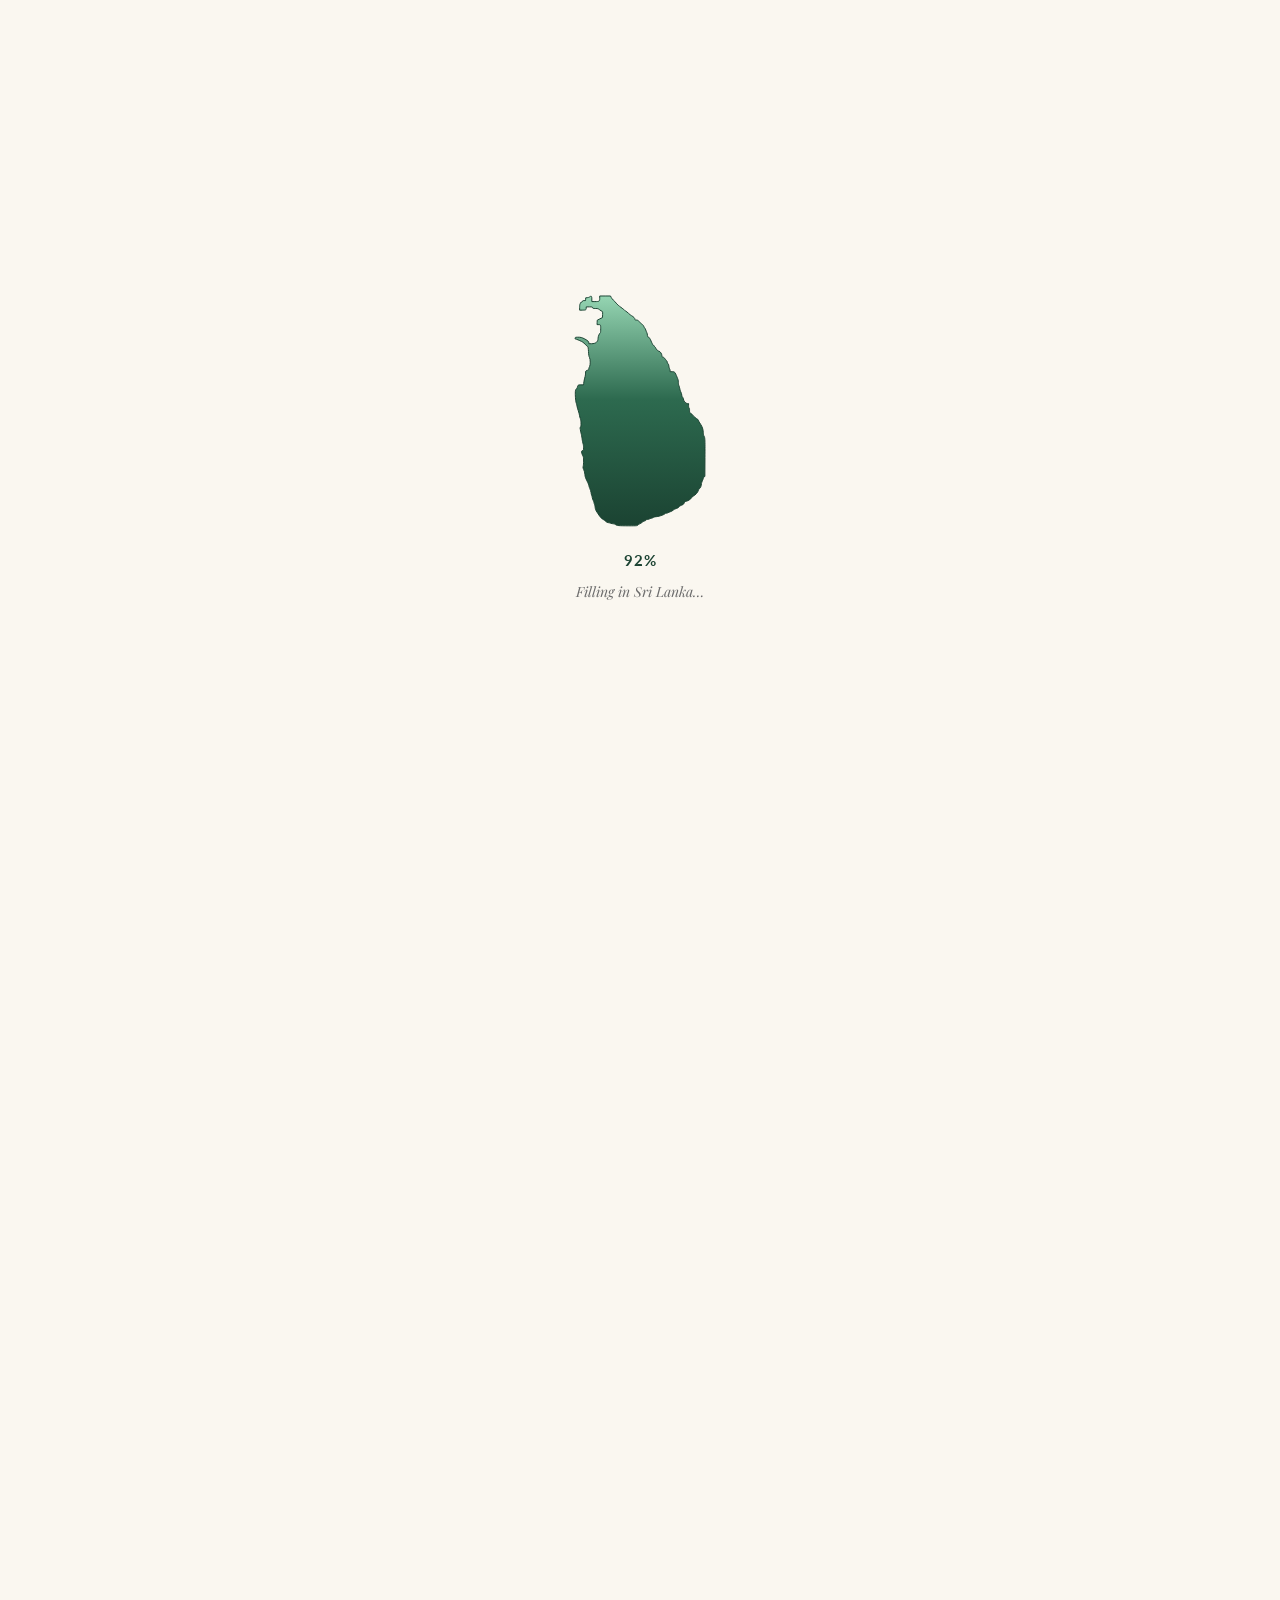
<file: index.html>
<!DOCTYPE html>
<html lang="en">
<head>
  <meta charset="UTF-8" />
  <meta name="viewport" content="width=device-width, initial-scale=1.0" />
  <title>Ceylon Wonders — Travel Sri Lanka</title>
  <link rel="preconnect" href="https://fonts.googleapis.com" />
  <link href="https://fonts.googleapis.com/css2?family=Playfair+Display:ital,wght@0,400;0,700;1,400&family=Lato:wght@400;600;700&display=swap" rel="stylesheet" />
  <link rel="stylesheet" href="style.css" />
  <link rel="icon" type="image/png" sizes="32x32" href="images/favicon-32.png" />
  <link rel="icon" type="image/png" sizes="16x16" href="images/favicon-16.png" />
  <link rel="apple-touch-icon" href="images/favicon-192.png" />
  <style>
    /* ===== HERO ===== */
    .hero {
      min-height: 100vh;
      position: relative;
      display: flex;
      align-items: center;
      overflow: hidden;
    }
    .hero-bg {
      position: absolute;
      inset: 0;
      background: url('images/wp6828550.jpg') center/cover no-repeat;
    }
    .hero-overlay {
      position: absolute;
      inset: 0;
      background: linear-gradient(135deg, rgba(27,67,50,0.88) 0%, rgba(27,67,50,0.4) 60%, transparent 100%);
    }
    .hero-content {
      position: relative;
      z-index: 2;
      max-width: 680px;
    }
    .hero-eyebrow {
      display: inline-flex;
      align-items: center;
      gap: 10px;
      background: rgba(212,160,23,0.2);
      border: 1px solid rgba(212,160,23,0.4);
      border-radius: 100px;
      padding: 6px 16px;
      margin-bottom: 28px;
    }
    .hero-eyebrow span { font-size: 12px; font-weight: 700; letter-spacing: 2px; text-transform: uppercase; color: var(--gold-light); }
    .hero-title {
      font-size: clamp(40px, 6vw, 76px);
      color: var(--white);
      line-height: 1.05;
      margin-bottom: 24px;
    }
    .hero-title em { color: var(--gold-light); font-style: italic; }
    .hero-desc { font-size: 18px; color: rgba(255,255,255,0.82); line-height: 1.8; margin-bottom: 40px; max-width: 520px; }
    .hero-actions { display: flex; gap: 16px; flex-wrap: wrap; }
    .hero-actions .btn-primary { background: var(--gold); color: var(--green-dark); }
    .hero-actions .btn-primary:hover { background: var(--gold-light); }
    .hero-actions .btn-outline { border-color: rgba(255,255,255,0.6); color: var(--white); }
    .hero-actions .btn-outline:hover { background: rgba(255,255,255,0.15); color: var(--white); }
    .hero-stats {
      position: absolute;
      bottom: 48px; right: 0;
      z-index: 2;
      display: flex;
      gap: 1px;
    }
    .stat-card {
      background: rgba(255,255,255,0.12);
      backdrop-filter: blur(12px);
      border: 1px solid rgba(255,255,255,0.2);
      padding: 20px 28px;
      text-align: center;
    }
    .stat-card:first-child { border-radius: 12px 0 0 12px; }
    .stat-card:last-child { border-radius: 0 12px 12px 0; }
    .stat-num { font-family: 'Playfair Display', serif; font-size: 32px; color: var(--white); display: block; }
    .stat-lbl { font-size: 12px; color: rgba(255,255,255,0.65); letter-spacing: 1px; }
    .hero-scroll {
      position: absolute;
      bottom: 48px; left: 50%;
      transform: translateX(-50%);
      z-index: 2;
      display: flex;
      flex-direction: column;
      align-items: center;
      gap: 8px;
      color: rgba(255,255,255,0.5);
      font-size: 11px;
      letter-spacing: 2px;
      text-transform: uppercase;
      animation: bounce 2s ease-in-out infinite;
    }
    .hero-scroll::after {
      content: '';
      display: block;
      width: 1px;
      height: 40px;
      background: rgba(255,255,255,0.3);
    }
    @keyframes bounce { 0%,100%{transform:translateX(-50%) translateY(0)} 50%{transform:translateX(-50%) translateY(6px)} }

    /* ===== INTRO STRIP ===== */
    .intro-strip {
      background: var(--green-dark);
      padding: 20px 0;
    }
    .intro-strip-inner {
      display: flex;
      align-items: center;
      justify-content: space-around;
      gap: 24px;
      flex-wrap: wrap;
    }
    .intro-pill {
      display: flex;
      align-items: center;
      gap: 10px;
      color: rgba(255,255,255,0.8);
      font-size: 14px;
      font-weight: 600;
    }
    .intro-pill-icon {
      width: 32px; height: 32px;
      background: rgba(255,255,255,0.1);
      border-radius: 50%;
      display: flex; align-items: center; justify-content: center;
      font-size: 16px;
    }

    /* ===== DESTINATIONS TEASER ===== */
    .destinations-teaser { padding: 96px 0 80px; }
    .section-head { margin-bottom: 56px; }
    .destinations-grid {
      display: grid;
      grid-template-columns: repeat(3, 1fr);
      gap: 28px;
    }
    .dest-card-featured {
      grid-column: span 2;
    }
    .dest-card {
      border-radius: var(--radius-lg);
      overflow: hidden;
      position: relative;
      cursor: pointer;
    }
    .dest-card img { height: 100%; min-height: 300px; transition: transform 0.5s ease; }
    .dest-card:hover img { transform: scale(1.06); }
    .dest-card-overlay {
      position: absolute;
      inset: 0;
      background: linear-gradient(to top, rgba(27,67,50,0.85) 0%, transparent 55%);
      display: flex;
      flex-direction: column;
      justify-content: flex-end;
      padding: 28px;
    }
    .dest-card-tag {
      display: inline-block;
      background: var(--gold);
      color: var(--green-dark);
      font-size: 10px;
      font-weight: 700;
      letter-spacing: 1.5px;
      text-transform: uppercase;
      padding: 4px 10px;
      border-radius: 100px;
      margin-bottom: 8px;
      align-self: flex-start;
    }
    .dest-card-overlay h3 { color: var(--white); font-size: 26px; margin-bottom: 4px; }
    .dest-card-featured .dest-card-overlay h3 { font-size: 36px; }
    .dest-card-overlay p { color: rgba(255,255,255,0.75); font-size: 14px; }
    .dest-more { text-align: center; margin-top: 48px; }

    /* ===== WHY US ===== */
    .why-us { background: var(--green-dark); padding: 96px 0; position: relative; overflow: hidden; }
    .why-us::before {
      content: '';
      position: absolute;
      top: -60px; right: -60px;
      width: 400px; height: 400px;
      border-radius: 50%;
      border: 1px solid rgba(255,255,255,0.05);
    }
    .why-us::after {
      content: '';
      position: absolute;
      bottom: -80px; left: -40px;
      width: 300px; height: 300px;
      border-radius: 50%;
      border: 1px solid rgba(255,255,255,0.04);
    }
    .why-grid { display: grid; grid-template-columns: 1fr 1fr; gap: 80px; align-items: center; }
    .why-text .section-label { color: var(--gold); }
    .why-text .section-title { color: var(--white); }
    .why-text .section-subtitle { color: rgba(255,255,255,0.65); }
    .why-items { margin-top: 40px; display: flex; flex-direction: column; gap: 24px; }
    .why-item { display: flex; gap: 16px; align-items: flex-start; }
    .why-item-icon {
      width: 48px; height: 48px;
      background: rgba(212,160,23,0.15);
      border: 1px solid rgba(212,160,23,0.25);
      border-radius: var(--radius-md);
      display: flex; align-items: center; justify-content: center;
      font-size: 22px;
      flex-shrink: 0;
    }
    .why-item-text h4 { font-family: 'Lato', sans-serif; font-size: 16px; font-weight: 700; color: var(--white); margin-bottom: 4px; }
    .why-item-text p { font-size: 14px; color: rgba(255,255,255,0.55); line-height: 1.7; }
    .why-img-block { position: relative; }
    .why-img-main { border-radius: var(--radius-lg); height: 480px; overflow: hidden; }
    .why-img-badge {
      position: absolute;
      bottom: -24px; left: -24px;
      background: var(--gold);
      color: var(--green-dark);
      border-radius: var(--radius-md);
      padding: 20px 24px;
      box-shadow: var(--shadow-lg);
    }
    .why-img-badge .big { font-family: 'Playfair Display', serif; font-size: 42px; font-weight: 700; display: block; }
    .why-img-badge .small { font-size: 13px; font-weight: 700; }

    /* ===== EXPERIENCES TEASER ===== */
    .experiences { padding: 96px 0; }
    .exp-grid {
      display: grid;
      grid-template-columns: repeat(4, 1fr);
      gap: 20px;
      margin-top: 52px;
    }
    .exp-card {
      background: var(--white);
      border-radius: var(--radius-lg);
      padding: 32px 24px;
      text-align: center;
      box-shadow: var(--shadow-sm);
      transition: var(--transition);
      cursor: pointer;
    }
    .exp-card:hover { transform: translateY(-8px); box-shadow: var(--shadow-lg); }
    .exp-icon { font-size: 40px; margin-bottom: 16px; }
    .exp-card h3 { font-size: 18px; color: var(--green-dark); margin-bottom: 8px; }
    .exp-card p { font-size: 13px; color: var(--text-muted); line-height: 1.7; }
    .exp-card-link { display: inline-block; margin-top: 16px; font-size: 13px; font-weight: 700; color: var(--green-mid); }

    /* ===== TESTIMONIALS ===== */
    .testimonials { background: var(--cream-dark); padding: 80px 0; }
    .testi-grid { display: grid; grid-template-columns: repeat(3, 1fr); gap: 24px; margin-top: 48px; }
    .testi-card { background: var(--white); border-radius: var(--radius-lg); padding: 32px; box-shadow: var(--shadow-sm); }
    .testi-stars { color: var(--gold); font-size: 16px; margin-bottom: 16px; letter-spacing: 2px; }
    .testi-text { font-size: 15px; color: var(--text-mid); line-height: 1.8; font-style: italic; margin-bottom: 24px; }
    .testi-author { display: flex; align-items: center; gap: 12px; }
    .testi-avatar {
      width: 44px; height: 44px;
      border-radius: 50%;
      background: var(--green-mid);
      display: flex; align-items: center; justify-content: center;
      color: var(--white);
      font-weight: 700;
      font-size: 16px;
    }
    .testi-author-name { font-weight: 700; font-size: 15px; color: var(--green-dark); }
    .testi-author-loc { font-size: 12px; color: var(--text-muted); }

    /* ===== CTA BANNER ===== */
    .cta-banner {
      padding: 80px 0;
      background: var(--green-mid);
      text-align: center;
    }
    .cta-banner h2 { font-size: clamp(28px, 4vw, 44px); color: var(--white); margin-bottom: 16px; }
    .cta-banner p { font-size: 17px; color: rgba(255,255,255,0.75); margin-bottom: 36px; }
    .cta-banner .btn-primary { background: var(--gold); color: var(--green-dark); font-size: 16px; padding: 16px 40px; }
    .cta-banner .btn-primary:hover { background: var(--gold-light); }

    /* ===== LOAD SCREEN ===== */
    html.loading, html.loading body { overflow: hidden; height: 100%; }
    #site-loader {
      position: fixed;
      inset: 0;
      z-index: 99999;
      background: var(--cream, #fdfaf3);
      display: flex;
      align-items: center;
      justify-content: center;
      transition: opacity 0.6s ease, visibility 0.6s ease;
    }
    #site-loader.loader-hidden {
      opacity: 0;
      visibility: hidden;
      pointer-events: none;
    }
    .loader-inner { text-align: center; }
    .loader-map { width: 130px; height: auto; display: block; margin: 0 auto 22px; overflow: visible; }
    .loader-outline {
      fill: none;
      stroke: var(--green-dark, #1b4332);
      stroke-width: 30;
      stroke-linejoin: round;
    }
    .loader-fill-group {
      transform: translateY(720px);
      transition: transform 2.2s cubic-bezier(.65,.05,.36,1);
    }
    #site-loader.loader-filled .loader-fill-group {
      transform: translateY(0);
    }
    .loader-percent {
      font-family: 'Lato', sans-serif;
      font-weight: 700;
      font-size: 15px;
      letter-spacing: 1px;
      color: var(--green-dark, #1b4332);
      margin-bottom: 6px;
    }
    .loader-label {
      font-family: 'Playfair Display', serif;
      font-style: italic;
      font-size: 14px;
      color: var(--text-muted, #6b7a70);
    }

    /* ===== RESPONSIVE ===== */
    @media (max-width: 900px) {
      .destinations-grid { grid-template-columns: 1fr 1fr; }
      .dest-card-featured { grid-column: span 2; }
      .why-grid { grid-template-columns: 1fr; gap: 48px; }
      .why-img-block { display: none; }
      .exp-grid { grid-template-columns: repeat(2, 1fr); }
      .testi-grid { grid-template-columns: 1fr; }
    }
    @media (max-width: 640px) {
      .destinations-grid { grid-template-columns: 1fr; }
      .dest-card-featured { grid-column: span 1; }
      .hero-stats { display: none; }
      .exp-grid { grid-template-columns: 1fr 1fr; }
      .intro-strip-inner { gap: 16px; }
    }
  </style>
</head>
<body>

  <!-- LOAD SCREEN -->
  <div id="site-loader">
    <div class="loader-inner">
      <svg class="loader-map" viewBox="0 0 395.001624 698.285415" xmlns="http://www.w3.org/2000/svg">
        <defs>
          <linearGradient id="loaderGradient" x1="0" y1="1" x2="0" y2="0">
            <stop offset="0%" stop-color="#1b4332"/>
            <stop offset="55%" stop-color="#2d6a4f"/>
            <stop offset="100%" stop-color="#95d5b2"/>
          </linearGradient>
          <clipPath id="lkClip">
            <path transform="translate(-7.908620,707.000000) scale(0.100000,-0.100000)" d="M830 6998 c0 -91 -11 -98 -147 -98 l-93 0 0 80 c0 90 -13 101 -69 61
-15 -11 -47 -21 -72 -23 l-44 -3 -3 -42 -3 -43 -44 0 c-39 0 -45 -3 -51 -24
-4 -17 -14 -26 -32 -28 -20 -2 -28 -9 -30 -28 -2 -14 -8 -29 -13 -34 -5 -6 -9
-47 -9 -93 l0 -83 88 0 c100 0 112 7 112 62 l0 38 95 0 c87 0 95 -2 95 -19 0
-25 19 -31 99 -31 62 0 70 -3 119 -39 29 -22 61 -43 73 -46 18 -6 20 -14 17
-98 l-3 -92 -80 -40 -80 -40 -3 -67 -3 -68 33 0 c79 0 78 0 78 -126 0 -62 -4
-115 -9 -119 -31 -18 -71 -115 -71 -169 0 -107 -70 -166 -199 -166 l-81 0 0
28 c0 36 -34 68 -120 114 -85 46 -140 60 -225 56 -68 -3 -70 -4 -73 -30 -3
-23 1 -28 19 -28 12 0 45 -11 73 -24 28 -13 71 -32 96 -42 29 -11 71 -43 117
-90 39 -39 77 -74 83 -76 6 -2 14 -57 19 -143 6 -114 12 -147 29 -180 31 -56
32 -233 3 -282 -11 -17 -21 -46 -23 -64 -3 -29 -8 -35 -38 -44 -56 -16 -60
-21 -60 -87 0 -33 -6 -81 -14 -107 -17 -54 -37 -149 -43 -208 l-5 -43 -79 0
c-77 0 -79 -1 -94 -30 -8 -16 -15 -37 -15 -47 0 -9 -13 -31 -29 -48 -28 -28
-30 -35 -32 -125 -2 -110 13 -276 28 -305 6 -11 16 -49 22 -85 6 -36 24 -102
40 -145 16 -44 32 -106 36 -138 3 -32 15 -77 26 -100 26 -58 28 -267 3 -267
-13 0 -15 -7 -10 -32 4 -18 11 -56 15 -85 5 -29 14 -67 20 -85 5 -18 17 -82
25 -143 8 -60 22 -130 30 -154 9 -25 16 -76 16 -122 0 -77 0 -78 -27 -81 -43
-5 -44 -67 -4 -147 29 -57 31 -67 31 -176 0 -63 -5 -134 -12 -158 -10 -40 -9
-48 16 -103 20 -41 30 -85 36 -144 6 -75 14 -98 64 -199 31 -63 56 -125 56
-138 0 -14 13 -55 29 -92 16 -36 33 -91 37 -121 3 -30 12 -69 19 -86 7 -17 16
-51 20 -75 4 -24 15 -57 25 -74 10 -16 22 -48 25 -70 4 -22 12 -49 17 -59 6
-10 14 -50 19 -89 7 -58 17 -82 56 -144 87 -136 137 -196 181 -218 24 -12 59
-38 80 -58 25 -24 50 -38 77 -42 22 -3 58 -12 80 -20 22 -7 60 -15 83 -18 24
-3 54 -14 65 -25 31 -29 104 -35 401 -35 254 0 259 1 275 22 9 12 39 32 66 45
28 13 59 33 69 45 11 12 40 27 64 33 29 7 46 18 50 30 3 13 14 18 41 18 20 0
46 6 57 14 11 8 38 18 60 22 21 4 50 15 64 25 16 12 52 21 100 25 84 7 260 72
260 96 0 4 15 8 33 8 17 0 41 7 51 15 11 8 43 21 72 30 32 9 64 27 81 45 18
19 54 39 98 53 50 17 73 31 82 48 8 15 35 33 75 50 53 21 66 31 82 65 21 45
29 51 74 60 48 9 141 72 148 100 4 14 25 35 52 50 76 45 138 109 151 157 14
48 28 69 55 84 20 11 45 85 46 135 0 14 14 56 30 93 17 37 30 75 30 85 0 10
10 24 23 32 l22 15 3 572 c3 594 2 619 -39 676 -3 6 -9 46 -12 90 -6 98 -30
171 -82 249 -41 60 -55 85 -78 134 -7 15 -22 28 -35 30 -12 2 -22 9 -23 15 0
7 -21 26 -47 43 -25 16 -53 43 -62 59 -9 17 -33 39 -53 49 -37 20 -37 20 -37
87 0 47 -4 70 -15 79 -10 8 -15 31 -15 71 l0 59 -35 0 c-55 0 -124 88 -125
157 0 12 -9 28 -20 36 -15 10 -22 30 -27 68 -3 30 -14 68 -25 86 -10 17 -26
64 -34 104 -8 39 -21 84 -29 100 -9 16 -15 56 -15 94 0 55 -7 82 -40 160 -69
163 -71 165 -146 165 l-64 0 0 30 c0 17 -9 47 -20 67 -11 21 -20 56 -20 79 0
30 -6 46 -25 64 -15 14 -25 35 -25 51 0 15 -5 31 -10 34 -6 4 -28 30 -50 60
-27 37 -49 55 -70 60 -27 6 -30 11 -30 42 0 48 -53 133 -84 133 -29 1 -93 60
-102 94 -3 15 -13 30 -20 33 -7 2 -22 20 -33 39 -11 19 -27 34 -36 34 -8 0
-15 8 -15 18 0 10 -6 26 -14 37 -7 11 -18 36 -25 56 -18 56 -70 129 -92 129
-16 0 -19 7 -19 45 0 25 -8 62 -19 83 -10 20 -25 56 -32 80 -7 24 -23 53 -36
65 -12 12 -23 32 -23 44 0 13 -13 31 -32 45 -17 13 -60 51 -94 86 -56 56 -65
62 -103 62 -38 0 -41 2 -41 26 0 30 -44 75 -102 105 -21 11 -62 42 -90 70 -29
28 -72 62 -95 76 -24 14 -43 28 -43 33 0 4 -43 38 -95 75 -59 41 -114 90 -144
128 -27 34 -67 76 -89 94 -22 18 -50 53 -62 78 l-22 45 -164 0 -164 0 0 -72z"/>
          </clipPath>
        </defs>
        <g clip-path="url(#lkClip)">
          <g class="loader-fill-group">
            <rect x="0" y="0" width="395.001624" height="698.285415" fill="url(#loaderGradient)"/>
          </g>
        </g>
        <path class="loader-outline" transform="translate(-7.908620,707.000000) scale(0.100000,-0.100000)" d="M830 6998 c0 -91 -11 -98 -147 -98 l-93 0 0 80 c0 90 -13 101 -69 61
-15 -11 -47 -21 -72 -23 l-44 -3 -3 -42 -3 -43 -44 0 c-39 0 -45 -3 -51 -24
-4 -17 -14 -26 -32 -28 -20 -2 -28 -9 -30 -28 -2 -14 -8 -29 -13 -34 -5 -6 -9
-47 -9 -93 l0 -83 88 0 c100 0 112 7 112 62 l0 38 95 0 c87 0 95 -2 95 -19 0
-25 19 -31 99 -31 62 0 70 -3 119 -39 29 -22 61 -43 73 -46 18 -6 20 -14 17
-98 l-3 -92 -80 -40 -80 -40 -3 -67 -3 -68 33 0 c79 0 78 0 78 -126 0 -62 -4
-115 -9 -119 -31 -18 -71 -115 -71 -169 0 -107 -70 -166 -199 -166 l-81 0 0
28 c0 36 -34 68 -120 114 -85 46 -140 60 -225 56 -68 -3 -70 -4 -73 -30 -3
-23 1 -28 19 -28 12 0 45 -11 73 -24 28 -13 71 -32 96 -42 29 -11 71 -43 117
-90 39 -39 77 -74 83 -76 6 -2 14 -57 19 -143 6 -114 12 -147 29 -180 31 -56
32 -233 3 -282 -11 -17 -21 -46 -23 -64 -3 -29 -8 -35 -38 -44 -56 -16 -60
-21 -60 -87 0 -33 -6 -81 -14 -107 -17 -54 -37 -149 -43 -208 l-5 -43 -79 0
c-77 0 -79 -1 -94 -30 -8 -16 -15 -37 -15 -47 0 -9 -13 -31 -29 -48 -28 -28
-30 -35 -32 -125 -2 -110 13 -276 28 -305 6 -11 16 -49 22 -85 6 -36 24 -102
40 -145 16 -44 32 -106 36 -138 3 -32 15 -77 26 -100 26 -58 28 -267 3 -267
-13 0 -15 -7 -10 -32 4 -18 11 -56 15 -85 5 -29 14 -67 20 -85 5 -18 17 -82
25 -143 8 -60 22 -130 30 -154 9 -25 16 -76 16 -122 0 -77 0 -78 -27 -81 -43
-5 -44 -67 -4 -147 29 -57 31 -67 31 -176 0 -63 -5 -134 -12 -158 -10 -40 -9
-48 16 -103 20 -41 30 -85 36 -144 6 -75 14 -98 64 -199 31 -63 56 -125 56
-138 0 -14 13 -55 29 -92 16 -36 33 -91 37 -121 3 -30 12 -69 19 -86 7 -17 16
-51 20 -75 4 -24 15 -57 25 -74 10 -16 22 -48 25 -70 4 -22 12 -49 17 -59 6
-10 14 -50 19 -89 7 -58 17 -82 56 -144 87 -136 137 -196 181 -218 24 -12 59
-38 80 -58 25 -24 50 -38 77 -42 22 -3 58 -12 80 -20 22 -7 60 -15 83 -18 24
-3 54 -14 65 -25 31 -29 104 -35 401 -35 254 0 259 1 275 22 9 12 39 32 66 45
28 13 59 33 69 45 11 12 40 27 64 33 29 7 46 18 50 30 3 13 14 18 41 18 20 0
46 6 57 14 11 8 38 18 60 22 21 4 50 15 64 25 16 12 52 21 100 25 84 7 260 72
260 96 0 4 15 8 33 8 17 0 41 7 51 15 11 8 43 21 72 30 32 9 64 27 81 45 18
19 54 39 98 53 50 17 73 31 82 48 8 15 35 33 75 50 53 21 66 31 82 65 21 45
29 51 74 60 48 9 141 72 148 100 4 14 25 35 52 50 76 45 138 109 151 157 14
48 28 69 55 84 20 11 45 85 46 135 0 14 14 56 30 93 17 37 30 75 30 85 0 10
10 24 23 32 l22 15 3 572 c3 594 2 619 -39 676 -3 6 -9 46 -12 90 -6 98 -30
171 -82 249 -41 60 -55 85 -78 134 -7 15 -22 28 -35 30 -12 2 -22 9 -23 15 0
7 -21 26 -47 43 -25 16 -53 43 -62 59 -9 17 -33 39 -53 49 -37 20 -37 20 -37
87 0 47 -4 70 -15 79 -10 8 -15 31 -15 71 l0 59 -35 0 c-55 0 -124 88 -125
157 0 12 -9 28 -20 36 -15 10 -22 30 -27 68 -3 30 -14 68 -25 86 -10 17 -26
64 -34 104 -8 39 -21 84 -29 100 -9 16 -15 56 -15 94 0 55 -7 82 -40 160 -69
163 -71 165 -146 165 l-64 0 0 30 c0 17 -9 47 -20 67 -11 21 -20 56 -20 79 0
30 -6 46 -25 64 -15 14 -25 35 -25 51 0 15 -5 31 -10 34 -6 4 -28 30 -50 60
-27 37 -49 55 -70 60 -27 6 -30 11 -30 42 0 48 -53 133 -84 133 -29 1 -93 60
-102 94 -3 15 -13 30 -20 33 -7 2 -22 20 -33 39 -11 19 -27 34 -36 34 -8 0
-15 8 -15 18 0 10 -6 26 -14 37 -7 11 -18 36 -25 56 -18 56 -70 129 -92 129
-16 0 -19 7 -19 45 0 25 -8 62 -19 83 -10 20 -25 56 -32 80 -7 24 -23 53 -36
65 -12 12 -23 32 -23 44 0 13 -13 31 -32 45 -17 13 -60 51 -94 86 -56 56 -65
62 -103 62 -38 0 -41 2 -41 26 0 30 -44 75 -102 105 -21 11 -62 42 -90 70 -29
28 -72 62 -95 76 -24 14 -43 28 -43 33 0 4 -43 38 -95 75 -59 41 -114 90 -144
128 -27 34 -67 76 -89 94 -22 18 -50 53 -62 78 l-22 45 -164 0 -164 0 0 -72z"/>
      </svg>
      <div class="loader-percent"><span id="loader-percent-num">0</span>%</div>
      <div class="loader-label">Filling in Sri Lanka…</div>
    </div>
  </div>

  <!-- NAVBAR -->
  <nav class="navbar" id="navbar">
    <div class="nav-inner">
      <a href="index.html" class="nav-logo">
        <div class="nav-logo-icon" style="background:none;border-radius:0;box-shadow:none;">
	   <img src="images/logo.png" alt="Ceylon Wonders logo" style="width:100%;height:100%;object-fit:contain;" />
       </div>
        <span class="nav-logo-text">Ceylon<span>Wonders</span></span>
      </a>
      <div class="nav-links">
        <a href="index.html" class="active">Home</a>
        <a href="destinations.html">Destinations</a>
        <a href="experiences.html">Experiences</a>
        <a href="gallery.html">Gallery</a>
        <a href="about.html">About</a>
        <a href="contact.html" class="nav-cta">Plan Trip</a>
      </div>
      <div class="nav-hamburger" id="hamburger" aria-label="Toggle menu">
        <span></span><span></span><span></span>
      </div>
    </div>
    <div class="nav-mobile" id="nav-mobile">
      <a href="index.html">Home</a>
      <a href="destinations.html">Destinations</a>
      <a href="experiences.html">Experiences</a>
      <a href="gallery.html">Gallery</a>
      <a href="about.html">About</a>
      <a href="contact.html">Plan Trip</a>
    </div>
  </nav>

  <!-- HERO -->
  <section class="hero">
    <div class="hero-bg"></div>
    <div class="hero-overlay"></div>
    <div class="container">
      <div class="hero-content">
        <div class="hero-eyebrow">
          <span>✦ The Pearl of the Indian Ocean</span>
        </div>
        <h1 class="hero-title">
          Discover the<br/>
          <em>Timeless Beauty</em><br/>
          of Sri Lanka
        </h1>
        <p class="hero-desc">
          From ancient temples rising from emerald jungle to white-sand beaches lapped by turquoise waves — every corner of this island holds a story worth finding.
        </p>
        <div class="hero-actions">
          <a href="destinations.html" class="btn-primary">Explore Destinations →</a>
          <a href="experiences.html" class="btn-outline">View Experiences</a>
        </div>
      </div>
    </div>
    <div class="hero-stats">
      <div class="stat-card"><span class="stat-num">8</span><span class="stat-lbl">UNESCO Sites</span></div>
      <div class="stat-card"><span class="stat-num">1,340</span><span class="stat-lbl">km Coastline</span></div>
      <div class="stat-card"><span class="stat-num">26+</span><span class="stat-lbl">National Parks</span></div>
    </div>
    <div class="hero-scroll">Scroll</div>
  </section>

  <!-- INTRO STRIP -->
  <div class="intro-strip">
    <div class="container">
      <div class="intro-strip-inner">
        <div class="intro-pill"><div class="intro-pill-icon">🏛️</div> Ancient Kingdoms</div>
        <div class="intro-pill"><div class="intro-pill-icon">🐘</div> Wildlife Safaris</div>
        <div class="intro-pill"><div class="intro-pill-icon">🍵</div> Tea Country</div>
        <div class="intro-pill"><div class="intro-pill-icon">🏄</div> Surf & Dive</div>
        <div class="intro-pill"><div class="intro-pill-icon">🌿</div> Ayurveda Wellness</div>
        <div class="intro-pill"><div class="intro-pill-icon">🍛</div> Spice & Cuisine</div>
      </div>
    </div>
  </div>

  <!-- DESTINATIONS TEASER -->
  <section class="destinations-teaser">
    <div class="container">
      <div class="section-head">
        <span class="section-label">✦ Top Destinations</span>
        <h2 class="section-title">Places That Stay With You</h2>
        <p class="section-subtitle">Sri Lanka packs an extraordinary range of landscapes into a small island — highland fog, coastal calm, and ancient stone all within reach.</p>
      </div>
      <div class="destinations-grid">
        <div class="dest-card dest-card-featured">
          <img src="images/The Most Physically Demanding Tourist Attractions in the World, Ranked.jpg" alt="Sigiriya Rock Fortress" />
          <div class="dest-card-overlay">
            <span class="dest-card-tag">UNESCO World Heritage</span>
            <h3>Sigiriya</h3>
            <p>The 5th-century sky fortress rising 200m from jungle — Sri Lanka's most iconic landmark.</p>
          </div>
        </div>
        <div class="dest-card">
          <img src="images/4,593 Likes, 121 Comments - MATT __ Travel & Adventure 🌎 (@thismattexists) on Instagram_ “Another awesome morning adventure with the @trutravels fam! On this morning we hiked to a colonial-…”.jpg" alt="Ella Mountains" />
          <div class="dest-card-overlay">
            <span class="dest-card-tag">Hill Country</span>
            <h3>Ella</h3>
            <p>Misty peaks, tea estates, and the legendary Nine Arches Bridge.</p>
          </div>
        </div>
        <div class="dest-card">
          <img src="images/Mirissa beach at the sundown 🌅.jpg" alt="Mirissa Beach" />
          <div class="dest-card-overlay">
            <span class="dest-card-tag">South Coast</span>
            <h3>Mirissa</h3>
            <p>Golden crescent beach, whale watching, and laid-back surf culture.</p>
          </div>
        </div>
        <div class="dest-card">
          <img src="images/temple of the tooth.jpg" alt="Kandy Temple" />
          <div class="dest-card-overlay">
            <span class="dest-card-tag">Cultural Capital</span>
            <h3>Kandy</h3>
            <p>Sacred Temple of the Tooth Relic set around a glittering lake.</p>
          </div>
        </div>
        <div class="dest-card">
          <img src="images/10 Places Not to Miss in Srilanka.jpg" alt="Yala National Park" />
          <div class="dest-card-overlay">
            <span class="dest-card-tag">Wildlife</span>
            <h3>Yala</h3>
            <p>Home to the world's highest density of wild leopards.</p>
          </div>
        </div>
      </div>
      <div class="dest-more">
        <a href="destinations.html" class="btn-outline">See All Destinations →</a>
      </div>
    </div>
  </section>

  <!-- WHY US -->
  <section class="why-us">
    <div class="container">
      <div class="why-grid">
        <div class="why-text">
          <span class="section-label">✦ Why Ceylon Wonders</span>
          <h2 class="section-title">We Know This Island Like Our Own Backyard</h2>
          <p class="section-subtitle">Born and rooted in Sri Lanka, our guides share stories the guidebooks miss — local wisdom, hidden trails, and genuine connections.</p>
          <div class="why-items">
            <div class="why-item">
              <div class="why-item-icon">🗺️</div>
              <div class="why-item-text">
                <h4>Local Expert Guides</h4>
                <p>Every guide is a Sri Lankan who grew up exploring these places, speaks the culture fluently, and loves sharing it.</p>
              </div>
            </div>
            <div class="why-item">
              <div class="why-item-icon">✨</div>
              <div class="why-item-text">
                <h4>Tailored Itineraries</h4>
                <p>No two trips are the same. We craft each journey around your pace, interests, and travel style.</p>
              </div>
            </div>
            <div class="why-item">
              <div class="why-item-icon">🌱</div>
              <div class="why-item-text">
                <h4>Responsible Travel</h4>
                <p>We partner with eco-conscious stays and direct a portion of every booking to local conservation efforts.</p>
              </div>
            </div>
          </div>
        </div>
        <div class="why-img-block">
          <div class="why-img-main">
            <img src="images/istockphoto-1809403899-612x612.jpg" alt="Tea estate Sri Lanka" style="height:100%; object-fit:cover;" />
          </div>
          <div class="why-img-badge">
            <span class="big">12+</span>
            <span class="small">Years of<br/>Island Expertise</span>
          </div>
        </div>
      </div>
    </div>
  </section>

  <!-- EXPERIENCES -->
  <section class="experiences">
    <div class="container">
      <div class="section-head" style="text-align:center;">
        <span class="section-label">✦ Signature Experiences</span>
        <h2 class="section-title">Ways to Experience Sri Lanka</h2>
        <p class="section-subtitle" style="margin:0 auto;">Choose the adventures that speak to you — we handle everything else.</p>
      </div>
      <div class="exp-grid">
        <div class="exp-card" onclick="location.href='experiences.html'">
          <div class="exp-icon">🐘</div>
          <h3>Wildlife Safaris</h3>
          <p>Track leopards, elephants, and sea turtles with expert naturalist guides in pristine national parks.</p>
          <a href="experiences.html" class="exp-card-link">Explore →</a>
        </div>
        <div class="exp-card" onclick="location.href='experiences.html'">
          <div class="exp-icon">🍵</div>
          <h3>Tea Estate Tours</h3>
          <p>Walk the emerald terraces of Nuwara Eliya and sip the finest Ceylon tea straight from the leaf.</p>
          <a href="experiences.html" class="exp-card-link">Explore →</a>
        </div>
        <div class="exp-card" onclick="location.href='experiences.html'">
          <div class="exp-icon">🏄</div>
          <h3>Surf & Dive</h3>
          <p>Ride the Indian Ocean swells at Arugam Bay or dive into the coral gardens of Trincomalee.</p>
          <a href="experiences.html" class="exp-card-link">Explore →</a>
        </div>
        <div class="exp-card" onclick="location.href='experiences.html'">
          <div class="exp-icon">🏛️</div>
          <h3>Cultural Heritage</h3>
          <p>Walk ancient Polonnaruwa at dawn and absorb 2,500 years of history with a local storyteller.</p>
          <a href="experiences.html" class="exp-card-link">Explore →</a>
        </div>
      </div>
    </div>
  </section>

  <!-- TESTIMONIALS -->
  <section class="testimonials">
    <div class="container">
      <div style="text-align:center; margin-bottom:0;">
        <span class="section-label">✦ Traveller Stories</span>
        <h2 class="section-title">What Our Guests Say</h2>
      </div>
      <div class="testi-grid">
        <div class="testi-card">
          <div class="testi-stars">★★★★★</div>
          <p class="testi-text">"Ceylon Wonders turned a dream holiday into an unforgettable chapter of our lives. The Sigiriya sunrise tour was breathtaking — we were the only ones there."</p>
          <div class="testi-author">
            <div class="testi-avatar">SR</div>
            <div><div class="testi-author-name">Sophie R.</div><div class="testi-author-loc">London, UK</div></div>
          </div>
        </div>
        <div class="testi-card">
          <div class="testi-stars">★★★★★</div>
          <p class="testi-text">"Our guide Chaminda knew every bird call, every tea grade, and every shortcut through the highlands. This was the richest travel experience we've had in twenty years."</p>
          <div class="testi-author">
            <div class="testi-avatar" style="background:var(--brown);">TM</div>
            <div><div class="testi-author-name">Takeshi M.</div><div class="testi-author-loc">Tokyo, Japan</div></div>
          </div>
        </div>
        <div class="testi-card">
          <div class="testi-stars">★★★★★</div>
          <p class="testi-text">"We saw three leopards in Yala on the first morning. The team's knowledge of animal behaviour made it feel like a private wildlife documentary."</p>
          <div class="testi-author">
            <div class="testi-avatar" style="background:var(--gold); color:var(--green-dark);">AL</div>
            <div><div class="testi-author-name">Amira L.</div><div class="testi-author-loc">Dubai, UAE</div></div>
          </div>
        </div>
      </div>
    </div>
  </section>

  <!-- CTA BANNER -->
  <section class="cta-banner">
    <div class="container">
      <h2>Ready to Explore Sri Lanka?</h2>
      <p>Tell us your dream — we'll craft the perfect island journey for you.</p>
      <a href="contact.html" class="btn-primary">Start Planning Your Trip →</a>
    </div>
  </section>

  <!-- FOOTER -->
   <footer>
    <div class="container">
      <div class="footer-grid">
        <div class="footer-brand">
          <span class="nav-logo-text">Ceylon<span style="color:var(--gold)">Wonders</span></span>
          <p>Crafting genuine Sri Lankan travel experiences since 2012.</p>
          <div class="footer-social">
            <a href="#" class="fb" aria-label="Facebook">
              <svg viewBox="0 0 24 24" xmlns="http://www.w3.org/2000/svg"><path d="M24 12.073C24 5.405 18.627 0 12 0S0 5.405 0 12.073C0 18.1 4.388 23.094 10.125 24v-8.437H7.078v-3.49h3.047V9.41c0-3.025 1.792-4.697 4.533-4.697 1.312 0 2.686.236 2.686.236v2.97h-1.513c-1.491 0-1.956.93-1.956 1.886v2.268h3.328l-.532 3.49h-2.796V24C19.612 23.094 24 18.1 24 12.073z"/></svg>
            </a>
            <a href="#" class="ig" aria-label="Instagram">
              <svg viewBox="0 0 24 24" xmlns="http://www.w3.org/2000/svg"><path d="M12 2.163c3.204 0 3.584.012 4.85.07 3.252.148 4.771 1.691 4.919 4.919.058 1.265.069 1.645.069 4.849 0 3.205-.012 3.584-.069 4.849-.149 3.225-1.664 4.771-4.919 4.919-1.266.058-1.644.07-4.85.07-3.204 0-3.584-.012-4.849-.07-3.26-.149-4.771-1.699-4.919-4.92-.058-1.265-.07-1.644-.07-4.849 0-3.204.013-3.583.07-4.849.149-3.227 1.664-4.771 4.919-4.919 1.266-.057 1.645-.069 4.849-.069zM12 0C8.741 0 8.333.014 7.053.072 2.695.272.273 2.69.073 7.052.014 8.333 0 8.741 0 12c0 3.259.014 3.668.072 4.948.2 4.358 2.618 6.78 6.98 6.98C8.333 23.986 8.741 24 12 24c3.259 0 3.668-.014 4.948-.072 4.354-.2 6.782-2.618 6.979-6.98.059-1.28.073-1.689.073-4.948 0-3.259-.014-3.667-.072-4.947-.196-4.354-2.617-6.78-6.979-6.98C15.668.014 15.259 0 12 0zm0 5.838a6.162 6.162 0 100 12.324 6.162 6.162 0 000-12.324zM12 16a4 4 0 110-8 4 4 0 010 8zm6.406-11.845a1.44 1.44 0 100 2.881 1.44 1.44 0 000-2.881z"/></svg>
            </a>
            <a href="#" class="tw" aria-label="X (Twitter)">
              <svg viewBox="0 0 24 24" xmlns="http://www.w3.org/2000/svg"><path d="M18.244 2.25h3.308l-7.227 8.26 8.502 11.24H16.17l-4.714-6.231-5.401 6.231H2.746l7.73-8.835L1.254 2.25H8.08l4.713 5.894 5.45-5.894zm-1.161 17.52h1.833L7.084 4.126H5.117z"/></svg>
            </a>
            <a href="#" class="yt" aria-label="YouTube">
              <svg viewBox="0 0 24 24" xmlns="http://www.w3.org/2000/svg"><path d="M23.495 6.205a3.007 3.007 0 00-2.088-2.088c-1.87-.501-9.396-.501-9.396-.501s-7.507-.01-9.396.501A3.007 3.007 0 00.527 6.205a31.247 31.247 0 00-.522 5.805 31.247 31.247 0 00.522 5.783 3.007 3.007 0 002.088 2.088c1.868.502 9.396.502 9.396.502s7.506 0 9.396-.502a3.007 3.007 0 002.088-2.088 31.247 31.247 0 00.5-5.783 31.247 31.247 0 00-.5-5.805zM9.609 15.601V8.408l6.264 3.602z"/></svg>
            </a>
          </div>
        </div>
        <div class="footer-col"><h4>Explore</h4><ul><li><a href="destinations.html">Destinations</a></li><li><a href="experiences.html">Experiences</a></li><li><a href="gallery.html">Gallery</a></li></ul></div>
        <div class="footer-col"><h4>Company</h4><ul><li><a href="about.html">About Us</a></li><li><a href="contact.html">Contact</a></li></ul></div>
        <div class="footer-col"><h4>Contact</h4><ul><li><a href="#">📍 Colombo, Sri Lanka</a></li><li><a href="#">📞 +94 11 234 5678</a></li><li><a href="#">✉️ hello@ceylonwonders.lk</a></li></ul></div>
      </div>
      <div class="footer-bottom"><span>© 2025 Ceylon Wonders. All rights reserved.</span><span>Designed with ❤️ in Sri Lanka</span></div>
    </div>
  </footer>

  <script>
    const navbar = document.getElementById('navbar');
    window.addEventListener('scroll', () => {
      navbar.classList.toggle('scrolled', window.scrollY > 40);
    });
    document.getElementById('hamburger').addEventListener('click', () => {
      document.getElementById('nav-mobile').classList.toggle('open');
    });
  </script>

  <script>
    (function () {
      var loader = document.getElementById('site-loader');
      if (!loader) return;

      // Only show the fill animation on the very first page load per browser session.
      if (sessionStorage.getItem('cw_loaded')) {
        loader.style.display = 'none';
        return;
      }

      document.documentElement.classList.add('loading');
      var percentEl = document.getElementById('loader-percent-num');
      var duration = 2200;
      var start = null;

      function step(ts) {
        if (!start) start = ts;
        var progress = Math.min((ts - start) / duration, 1);
        percentEl.textContent = Math.floor(progress * 100);
        if (progress < 1) {
          requestAnimationFrame(step);
        } else {
          sessionStorage.setItem('cw_loaded', '1');
          setTimeout(function () {
            loader.classList.add('loader-hidden');
            document.documentElement.classList.remove('loading');
            setTimeout(function () { loader.remove(); }, 700);
          }, 250);
        }
      }

      requestAnimationFrame(function () {
        loader.classList.add('loader-filled');
        requestAnimationFrame(step);
      });
    })();
  </script>
</body>
</html>
</file>
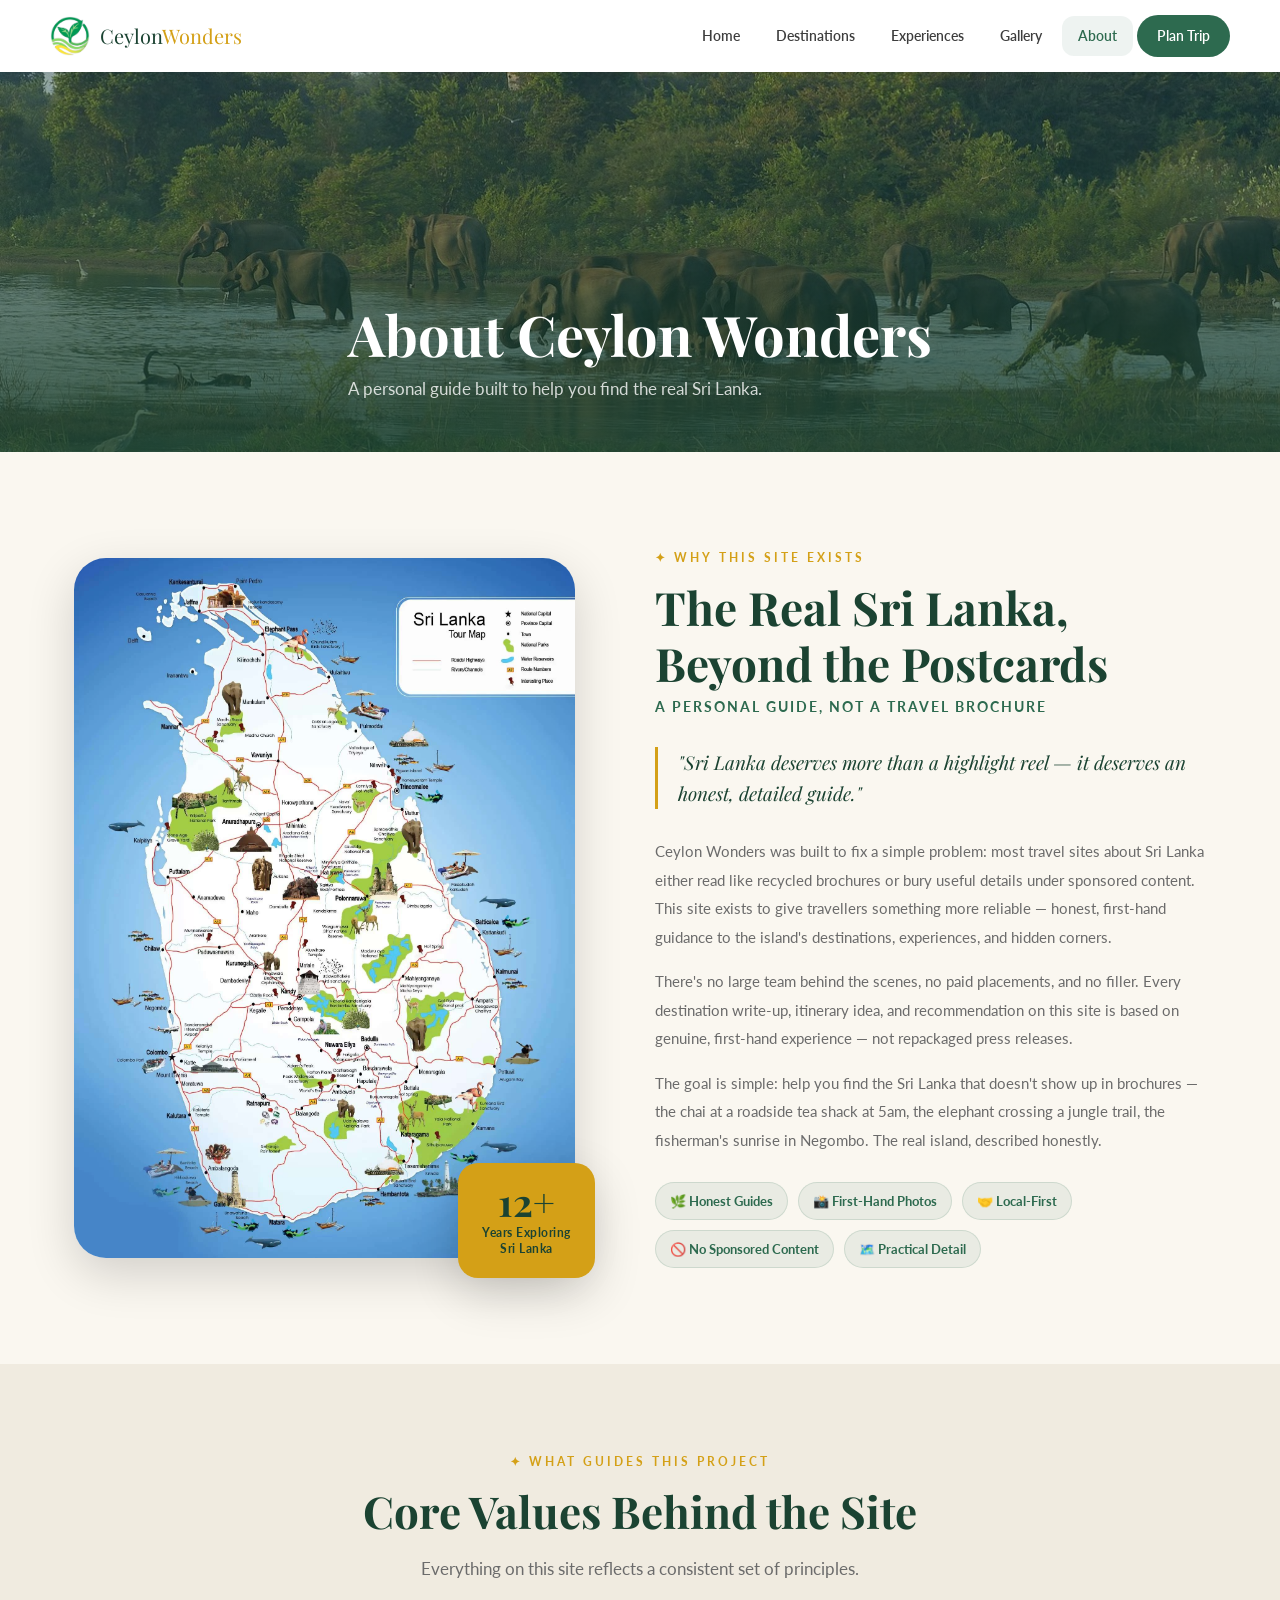
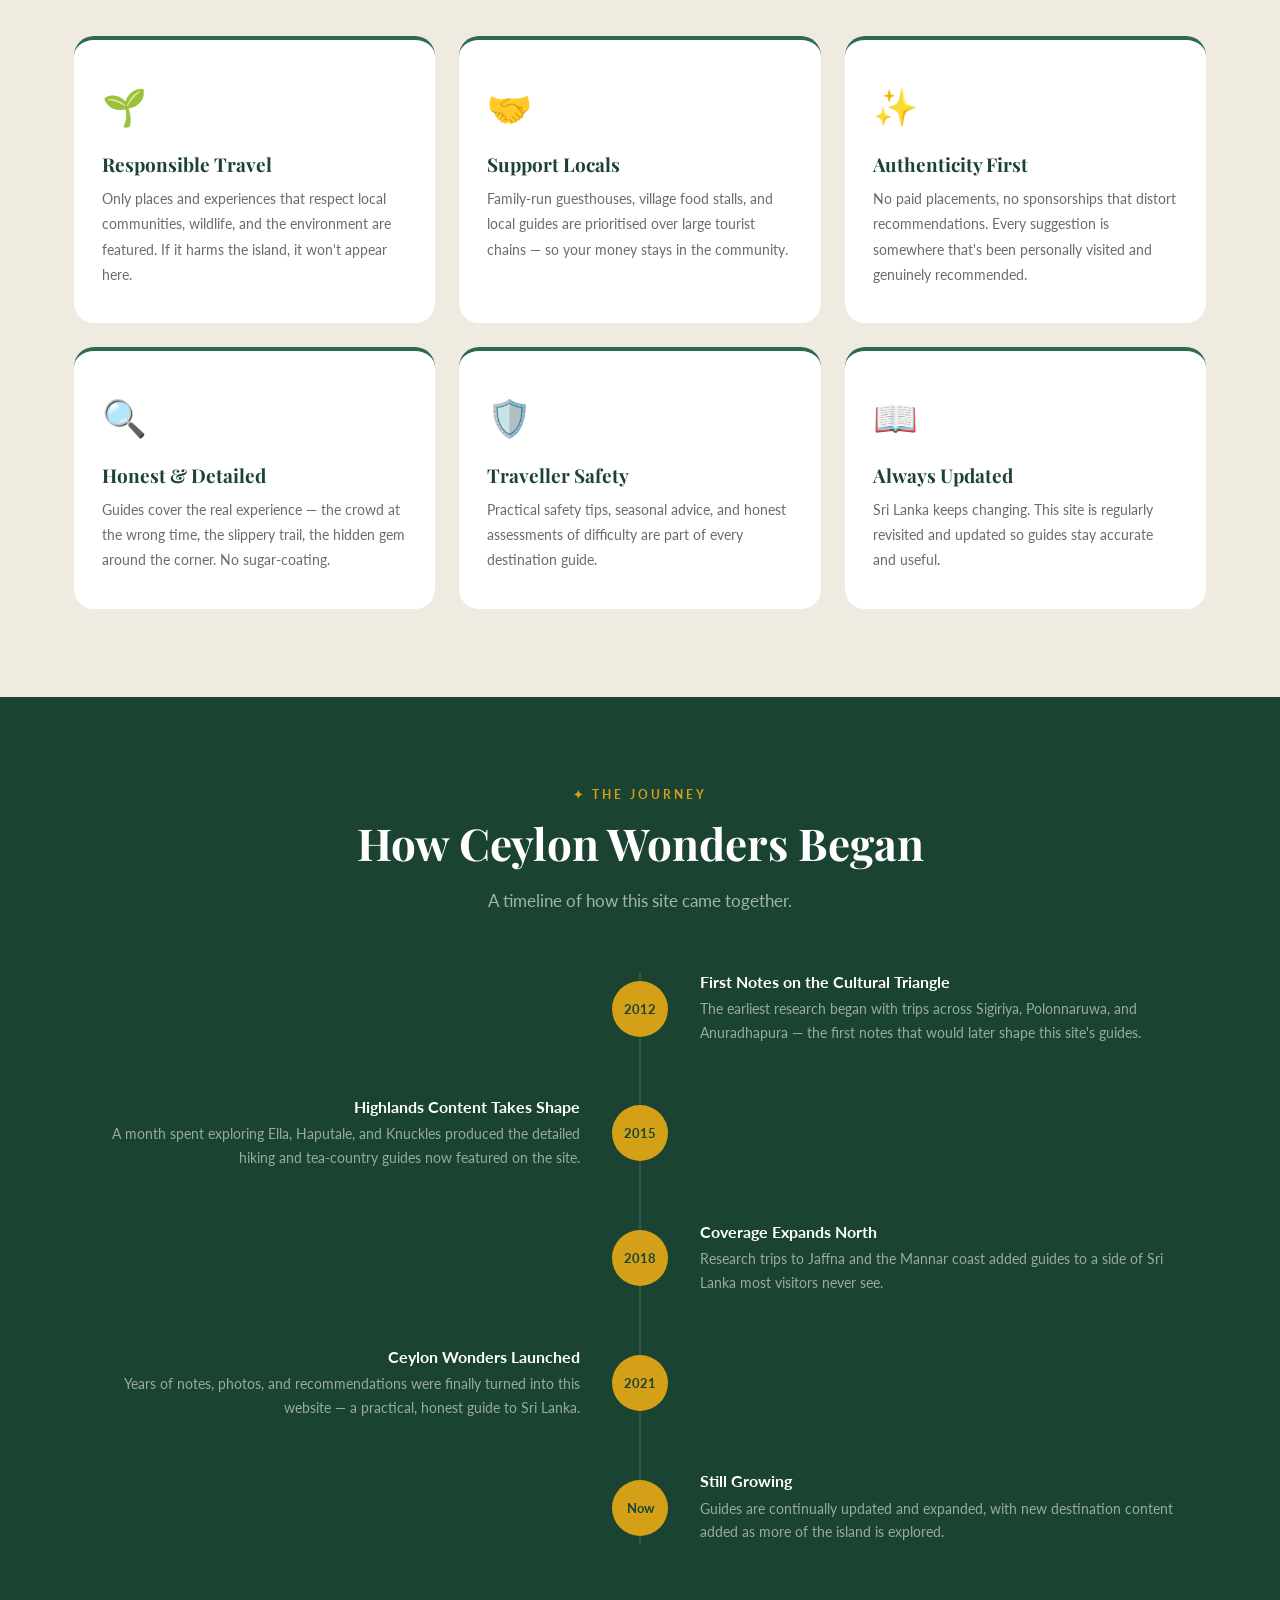
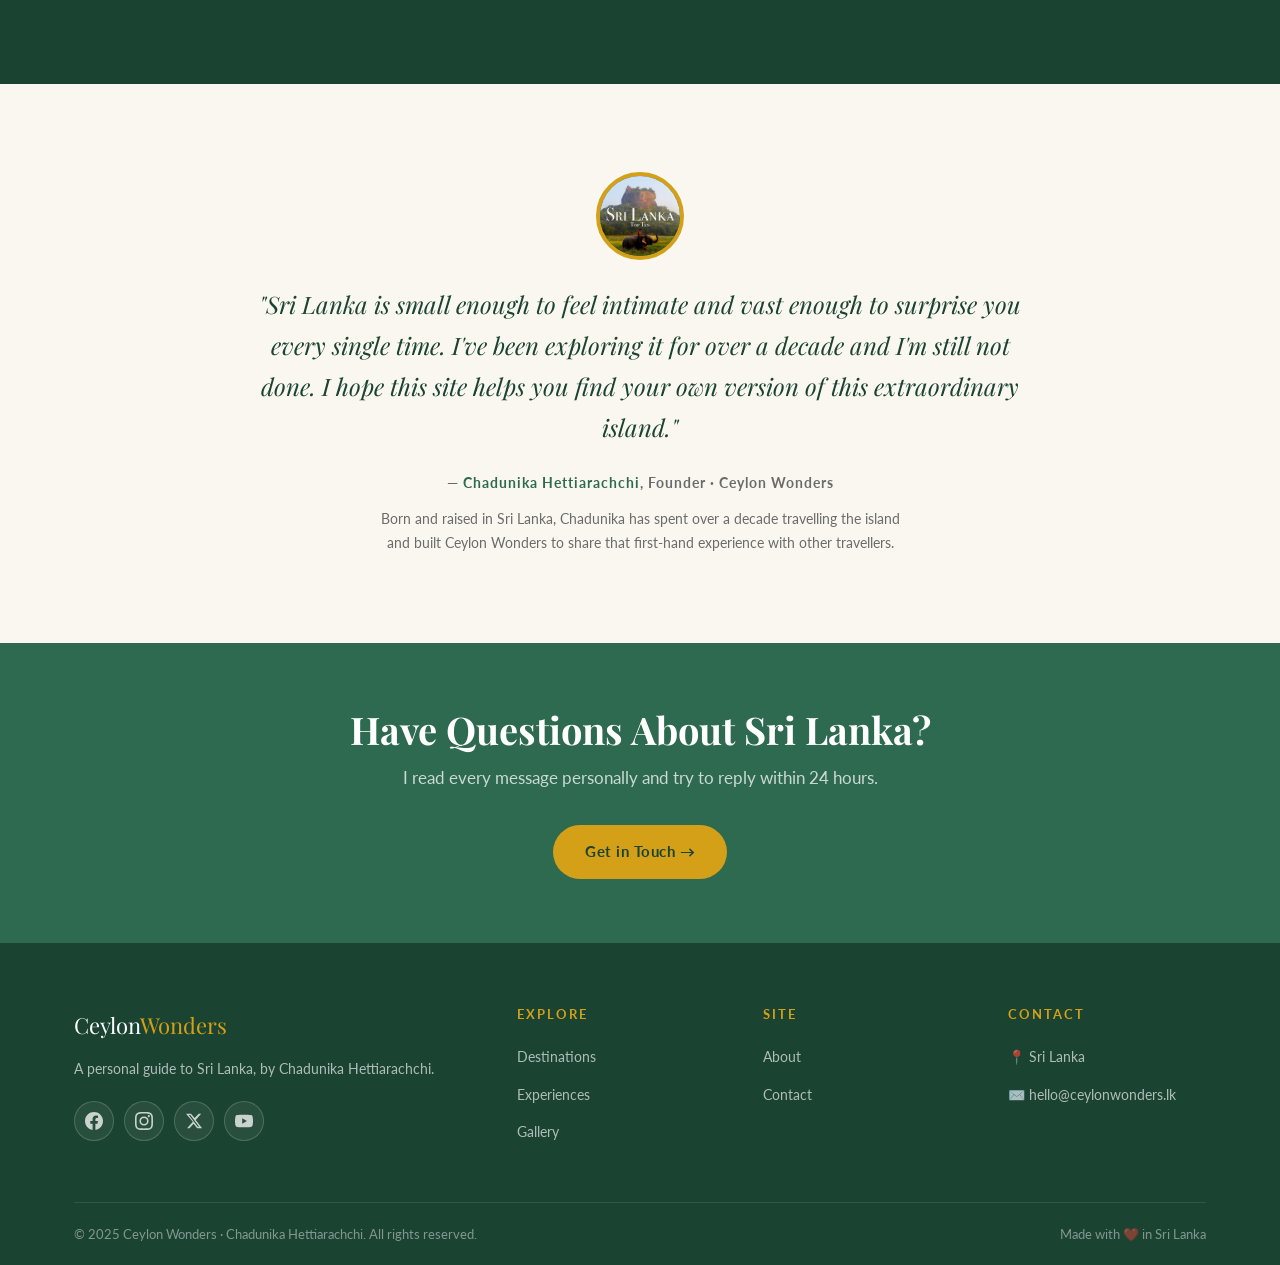
<file: About.html>
<!DOCTYPE html>
<html lang="en">
<head>
  <meta charset="UTF-8" />
  <meta name="viewport" content="width=device-width, initial-scale=1.0" />
  <title>About — Ceylon Wonders</title>
  <link rel="preconnect" href="https://fonts.googleapis.com" />
  <link href="https://fonts.googleapis.com/css2?family=Playfair+Display:ital,wght@0,400;0,700;1,400&family=Lato:wght@400;600;700&display=swap" rel="stylesheet" />
  <link rel="stylesheet" href="style.css" />
  <link rel="icon" type="image/png" sizes="32x32" href="images/favicon-32.png" />
<link rel="icon" type="image/png" sizes="16x16" href="images/favicon-16.png" />
<link rel="apple-touch-icon" href="images/favicon-192.png" />
  <style>
    /* ── FOUNDER HERO ── */
    .founder-section { padding: 96px 0; }
    .founder-grid { display: grid; grid-template-columns: 1fr 1.1fr; gap: 80px; align-items: center; }

    .founder-img-wrap { position: relative; }
    .founder-img {
      border-radius: var(--radius-xl);
      overflow: hidden;
      height: 700px;
      box-shadow: var(--shadow-lg);
    }
    .founder-img img { height: 100%; width: 100%; object-fit: cover; }
    .founder-badge {
      position: absolute;
      bottom: -20px; right: -20px;
      background: var(--gold);
      color: var(--green-dark);
      border-radius: var(--radius-lg);
      padding: 20px 24px;
      box-shadow: var(--shadow-lg);
      text-align: center;
    }
    .founder-badge .big { font-family: 'Playfair Display', serif; font-size: 38px; font-weight: 700; display: block; line-height: 1; }
    .founder-badge .small { font-size: 12px; font-weight: 700; letter-spacing: 0.5px; line-height: 1.4; display: block; margin-top: 4px; }

    .founder-text .section-label { color: var(--gold); }
    .founder-name {
      font-size: clamp(30px, 4vw, 46px);
      color: var(--green-dark);
      margin-bottom: 4px;
    }
    .founder-title {
      font-family: 'Lato', sans-serif;
      font-size: 14px;
      font-weight: 700;
      letter-spacing: 2px;
      text-transform: uppercase;
      color: var(--green-mid);
      margin-bottom: 28px;
      display: block;
    }
    .founder-text blockquote {
      border-left: 3px solid var(--gold);
      padding-left: 20px;
      margin: 0 0 28px;
      font-family: 'Playfair Display', serif;
      font-size: 19px;
      font-style: italic;
      color: var(--green-dark);
      line-height: 1.65;
    }
    .founder-text p { color: var(--text-muted); line-height: 1.9; margin-bottom: 16px; font-size: 15px; }

    .founder-tags { display: flex; gap: 10px; flex-wrap: wrap; margin-top: 28px; }
    .founder-tag {
      display: inline-flex;
      align-items: center;
      gap: 6px;
      background: rgba(45,106,79,0.08);
      color: var(--green-mid);
      border: 1px solid rgba(45,106,79,0.15);
      font-size: 13px;
      font-weight: 700;
      padding: 7px 14px;
      border-radius: 100px;
    }

    /* ── STORY TIMELINE ── */
    .story-section { background: var(--green-dark); padding: 88px 0; }
    .story-section .section-label { color: var(--gold); }
    .story-section .section-title { color: var(--white); }
    .story-section .section-subtitle { color: rgba(255,255,255,0.6); }

    .timeline { margin-top: 56px; position: relative; }
    .timeline::before {
      content: '';
      position: absolute;
      left: 50%; top: 0; bottom: 0;
      width: 2px;
      background: rgba(255,255,255,0.1);
      transform: translateX(-50%);
    }
    .tl-item {
      display: grid;
      grid-template-columns: 1fr 56px 1fr;
      align-items: center;
      margin-bottom: 52px;
    }
    .tl-year {
      width: 56px; height: 56px;
      background: var(--gold);
      border-radius: 50%;
      display: flex; align-items: center; justify-content: center;
      font-family: 'Lato', sans-serif;
      font-weight: 700;
      font-size: 13px;
      color: var(--green-dark);
      z-index: 2;
      justify-self: center;
      flex-shrink: 0;
    }
    .tl-text { padding: 0 32px; }
    .tl-text h4 { font-family: 'Lato', sans-serif; font-weight: 700; font-size: 16px; color: var(--white); margin-bottom: 6px; }
    .tl-text p { font-size: 14px; color: rgba(255,255,255,0.55); line-height: 1.7; }
    .tl-right { text-align: right; }
    .tl-left  { text-align: left; }
    .tl-empty { }

    /* ── VALUES ── */
    .values-section { background: var(--cream-dark); padding: 88px 0; }
    .values-grid { display: grid; grid-template-columns: repeat(3, 1fr); gap: 24px; margin-top: 52px; }
    .value-card {
      background: var(--white);
      border-radius: var(--radius-lg);
      padding: 36px 28px;
      border-top: 4px solid var(--green-mid);
      transition: var(--transition);
    }
    .value-card:hover { transform: translateY(-4px); box-shadow: var(--shadow-md); }
    .value-icon { font-size: 36px; margin-bottom: 16px; }
    .value-card h3 { font-size: 19px; color: var(--green-dark); margin-bottom: 10px; }
    .value-card p { font-size: 14px; color: var(--text-muted); line-height: 1.8; }

    /* ── PERSONAL NOTE ── */
    .personal-note { padding: 88px 0; }
    .note-inner {
      max-width: 780px;
      margin: 0 auto;
      text-align: center;
    }
    .note-avatar {
      width: 88px; height: 88px;
      border-radius: 50%;
      background: var(--green-mid);
      display: flex; align-items: center; justify-content: center;
      font-family: 'Playfair Display', serif;
      font-size: 36px;
      font-weight: 700;
      color: var(--white);
      margin: 0 auto 24px;
      border: 4px solid var(--gold);
    }
    .note-inner blockquote {
      font-family: 'Playfair Display', serif;
      font-size: clamp(18px, 2.5vw, 24px);
      font-style: italic;
      color: var(--green-dark);
      line-height: 1.7;
      margin: 0 0 24px;
    }
    .note-inner .note-sig {
      font-family: 'Lato', sans-serif;
      font-size: 14px;
      font-weight: 700;
      color: var(--text-muted);
      letter-spacing: 1px;
    }
    .note-inner .note-sig span { color: var(--green-mid); }

    /* ── RESPONSIVE ── */
    @media (max-width: 900px) {
      .founder-grid { grid-template-columns: 1fr; gap: 48px; }
      .founder-img { height: 360px; }
      .founder-badge { bottom: 12px; right: 12px; }
      .values-grid { grid-template-columns: 1fr 1fr; }
      .timeline::before { left: 27px; }
      .tl-item { grid-template-columns: 56px 1fr; }
      .tl-right { display: none; }
      .tl-year { justify-self: start; }
    }
    @media (max-width: 640px) {
      .values-grid { grid-template-columns: 1fr; }
    }
  </style>
</head>
<body>

  <nav class="navbar scrolled" id="navbar">
    <div class="nav-inner">
      <a href="index.html" class="nav-logo" >
       <div class="nav-logo-icon" style="background:none;border-radius:0;box-shadow:none;">
	   <img src="images/logo.png" alt="Ceylon Wonders logo" style="width:100%;height:100%;object-fit:contain;" />
       </div>
        <span class="nav-logo-text">Ceylon<span>Wonders</span></span>
      </a>
      <div class="nav-links">
        <a href="index.html">Home</a>
        <a href="destinations.html">Destinations</a>
        <a href="experiences.html">Experiences</a>
        <a href="gallery.html">Gallery</a>
        <a href="about.html" class="active">About</a>
        <a href="contact.html" class="nav-cta">Plan Trip</a>
      </div>
      <div class="nav-hamburger" id="hamburger"><span></span><span></span><span></span></div>
    </div>
    <div class="nav-mobile" id="nav-mobile">
      <a href="index.html">Home</a>
      <a href="destinations.html">Destinations</a>
      <a href="experiences.html">Experiences</a>
      <a href="gallery.html">Gallery</a>
      <a href="about.html">About</a>
      <a href="contact.html">Plan Trip</a>
    </div>
  </nav>

  <div style="height:72px;"></div>

  <!-- PAGE HERO -->
  <div class="page-hero">
    <div class="page-hero-bg" style="background-image: url('images/s2.jpg');"></div>
    <div class="page-hero-overlay"></div>
    <div class="container">
      <div class="page-hero-content">
        <h1>About Ceylon Wonders</h1>
        <p>A personal guide built to help you find the real Sri Lanka.</p>
      </div>
    </div>
  </div>

  <!-- PURPOSE -->
  <section class="founder-section">
    <div class="container">
      <div class="founder-grid">

        <div class="founder-img-wrap">
          <div class="founder-img">
            <img src="images/large-detailed-tourist-map-of-sri-lanka.jpg" alt="Sri Lanka landscape" />
          </div>
          <div class="founder-badge">
            <span class="big">12+</span>
            <span class="small">Years Exploring<br/>Sri Lanka</span>
          </div>
        </div>

        <div class="founder-text">
          <span class="section-label">✦ Why This Site Exists</span>
          <h2 class="founder-name">The Real Sri Lanka, Beyond the Postcards</h2>
          <span class="founder-title">A Personal Guide, Not a Travel Brochure</span>

          <blockquote>
            "Sri Lanka deserves more than a highlight reel — it deserves an honest, detailed guide."
          </blockquote>

          <p>Ceylon Wonders was built to fix a simple problem: most travel sites about Sri Lanka either read like recycled brochures or bury useful details under sponsored content. This site exists to give travellers something more reliable — honest, first-hand guidance to the island's destinations, experiences, and hidden corners.</p>

          <p>There's no large team behind the scenes, no paid placements, and no filler. Every destination write-up, itinerary idea, and recommendation on this site is based on genuine, first-hand experience — not repackaged press releases.</p>

          <p>The goal is simple: help you find the Sri Lanka that doesn't show up in brochures — the chai at a roadside tea shack at 5am, the elephant crossing a jungle trail, the fisherman's sunrise in Negombo. The real island, described honestly.</p>

          <div class="founder-tags">
            <span class="founder-tag">🌿 Honest Guides</span>
            <span class="founder-tag">📸 First-Hand Photos</span>
            <span class="founder-tag">🤝 Local-First</span>
            <span class="founder-tag">🚫 No Sponsored Content</span>
            <span class="founder-tag">🗺️ Practical Detail</span>
          </div>
        </div>

      </div>
    </div>
  </section>

  <!-- VALUES -->
  <section class="values-section">
    <div class="container">
      <div style="text-align:center;">
        <span class="section-label">✦ What Guides This Project</span>
        <h2 class="section-title">Core Values Behind the Site</h2>
        <p class="section-subtitle" style="margin: 0 auto;">Everything on this site reflects a consistent set of principles.</p>
      </div>
      <div class="values-grid">
        <div class="value-card">
          <div class="value-icon">🌱</div>
          <h3>Responsible Travel</h3>
          <p>Only places and experiences that respect local communities, wildlife, and the environment are featured. If it harms the island, it won't appear here.</p>
        </div>
        <div class="value-card">
          <div class="value-icon">🤝</div>
          <h3>Support Locals</h3>
          <p>Family-run guesthouses, village food stalls, and local guides are prioritised over large tourist chains — so your money stays in the community.</p>
        </div>
        <div class="value-card">
          <div class="value-icon">✨</div>
          <h3>Authenticity First</h3>
          <p>No paid placements, no sponsorships that distort recommendations. Every suggestion is somewhere that's been personally visited and genuinely recommended.</p>
        </div>
        <div class="value-card">
          <div class="value-icon">🔍</div>
          <h3>Honest & Detailed</h3>
          <p>Guides cover the real experience — the crowd at the wrong time, the slippery trail, the hidden gem around the corner. No sugar-coating.</p>
        </div>
        <div class="value-card">
          <div class="value-icon">🛡️</div>
          <h3>Traveller Safety</h3>
          <p>Practical safety tips, seasonal advice, and honest assessments of difficulty are part of every destination guide.</p>
        </div>
        <div class="value-card">
          <div class="value-icon">📖</div>
          <h3>Always Updated</h3>
          <p>Sri Lanka keeps changing. This site is regularly revisited and updated so guides stay accurate and useful.</p>
        </div>
      </div>
    </div>
  </section>

  <!-- MY STORY TIMELINE -->
  <section class="story-section">
    <div class="container">
      <div style="text-align:center;">
        <span class="section-label">✦ The Journey</span>
        <h2 class="section-title">How Ceylon Wonders Began</h2>
        <p class="section-subtitle" style="color:rgba(255,255,255,0.6); margin: 0 auto;">A timeline of how this site came together.</p>
      </div>
      <div class="timeline">

        <div class="tl-item">
          <div class="tl-text tl-right tl-empty"></div>
          <div class="tl-year">2012</div>
          <div class="tl-text tl-left">
            <h4>First Notes on the Cultural Triangle</h4>
            <p>The earliest research began with trips across Sigiriya, Polonnaruwa, and Anuradhapura — the first notes that would later shape this site's guides.</p>
          </div>
        </div>

        <div class="tl-item">
          <div class="tl-text tl-right">
            <h4>Highlands Content Takes Shape</h4>
            <p>A month spent exploring Ella, Haputale, and Knuckles produced the detailed hiking and tea-country guides now featured on the site.</p>
          </div>
          <div class="tl-year">2015</div>
          <div class="tl-text tl-left tl-empty"></div>
        </div>

        <div class="tl-item">
          <div class="tl-text tl-right tl-empty"></div>
          <div class="tl-year">2018</div>
          <div class="tl-text tl-left">
            <h4>Coverage Expands North</h4>
            <p>Research trips to Jaffna and the Mannar coast added guides to a side of Sri Lanka most visitors never see.</p>
          </div>
        </div>

        <div class="tl-item">
          <div class="tl-text tl-right">
            <h4>Ceylon Wonders Launched</h4>
            <p>Years of notes, photos, and recommendations were finally turned into this website — a practical, honest guide to Sri Lanka.</p>
          </div>
          <div class="tl-year">2021</div>
          <div class="tl-text tl-left tl-empty"></div>
        </div>

        <div class="tl-item">
          <div class="tl-text tl-right tl-empty"></div>
          <div class="tl-year">Now</div>
          <div class="tl-text tl-left">
            <h4>Still Growing</h4>
            <p>Guides are continually updated and expanded, with new destination content added as more of the island is explored.</p>
          </div>
        </div>

      </div>
    </div>
  </section>

  <!-- FOUNDER NOTE -->
  <section class="personal-note">
    <div class="container">
      <div class="note-inner">
        <div class="note-avatar">
          <img src="images/hq720.jpg" alt="Chadunika Hettiarachchi" style="width:100%;height:100%;border-radius:50%;object-fit:cover;" />
        </div>
        <blockquote>
          "Sri Lanka is small enough to feel intimate and vast enough to surprise you every single time. I've been exploring it for over a decade and I'm still not done. I hope this site helps you find your own version of this extraordinary island."
        </blockquote>
        <p class="note-sig">— <span>Chadunika Hettiarachchi</span>, Founder · Ceylon Wonders</p>
        <p style="font-size:14px; color:var(--text-muted); max-width:520px; margin:12px auto 0; line-height:1.7;">Born and raised in Sri Lanka, Chadunika has spent over a decade travelling the island and built Ceylon Wonders to share that first-hand experience with other travellers.</p>
      </div>
    </div>
  </section>

  <!-- CTA -->
  <section style="background:var(--green-mid); padding:64px 0; text-align:center;">
    <div class="container">
      <h2 style="color:var(--white); font-size:clamp(24px,3.5vw,38px); margin-bottom:12px;">Have Questions About Sri Lanka?</h2>
      <p style="color:rgba(255,255,255,0.75); font-size:17px; margin-bottom:32px;">I read every message personally and try to reply within 24 hours.</p>
      <a href="contact.html" class="btn-primary" style="background:var(--gold); color:var(--green-dark);">Get in Touch →</a>
    </div>
  </section>

  <footer>
    <div class="container">
      <div class="footer-grid">
        <div class="footer-brand">
          <span class="nav-logo-text">Ceylon<span style="color:var(--gold)">Wonders</span></span>
          <p>A personal guide to Sri Lanka, by Chadunika Hettiarachchi.</p>
          <div class="footer-social">
            <a href="#" class="fb" aria-label="Facebook">
              <svg viewBox="0 0 24 24" xmlns="http://www.w3.org/2000/svg"><path d="M24 12.073C24 5.405 18.627 0 12 0S0 5.405 0 12.073C0 18.1 4.388 23.094 10.125 24v-8.437H7.078v-3.49h3.047V9.41c0-3.025 1.792-4.697 4.533-4.697 1.312 0 2.686.236 2.686.236v2.97h-1.513c-1.491 0-1.956.93-1.956 1.886v2.268h3.328l-.532 3.49h-2.796V24C19.612 23.094 24 18.1 24 12.073z"/></svg>
            </a>
            <a href="#" class="ig" aria-label="Instagram">
              <svg viewBox="0 0 24 24" xmlns="http://www.w3.org/2000/svg"><path d="M12 2.163c3.204 0 3.584.012 4.85.07 3.252.148 4.771 1.691 4.919 4.919.058 1.265.069 1.645.069 4.849 0 3.205-.012 3.584-.069 4.849-.149 3.225-1.664 4.771-4.919 4.919-1.266.058-1.644.07-4.85.07-3.204 0-3.584-.012-4.849-.07-3.26-.149-4.771-1.699-4.919-4.92-.058-1.265-.07-1.644-.07-4.849 0-3.204.013-3.583.07-4.849.149-3.227 1.664-4.771 4.919-4.919 1.266-.057 1.645-.069 4.849-.069zM12 0C8.741 0 8.333.014 7.053.072 2.695.272.273 2.69.073 7.052.014 8.333 0 8.741 0 12c0 3.259.014 3.668.072 4.948.2 4.358 2.618 6.78 6.98 6.98C8.333 23.986 8.741 24 12 24c3.259 0 3.668-.014 4.948-.072 4.354-.2 6.782-2.618 6.979-6.98.059-1.28.073-1.689.073-4.948 0-3.259-.014-3.667-.072-4.947-.196-4.354-2.617-6.78-6.979-6.98C15.668.014 15.259 0 12 0zm0 5.838a6.162 6.162 0 100 12.324 6.162 6.162 0 000-12.324zM12 16a4 4 0 110-8 4 4 0 010 8zm6.406-11.845a1.44 1.44 0 100 2.881 1.44 1.44 0 000-2.881z"/></svg>
            </a>
            <a href="#" class="tw" aria-label="X (Twitter)">
              <svg viewBox="0 0 24 24" xmlns="http://www.w3.org/2000/svg"><path d="M18.244 2.25h3.308l-7.227 8.26 8.502 11.24H16.17l-4.714-6.231-5.401 6.231H2.746l7.73-8.835L1.254 2.25H8.08l4.713 5.894 5.45-5.894zm-1.161 17.52h1.833L7.084 4.126H5.117z"/></svg>
            </a>
            <a href="#" class="yt" aria-label="YouTube">
              <svg viewBox="0 0 24 24" xmlns="http://www.w3.org/2000/svg"><path d="M23.495 6.205a3.007 3.007 0 00-2.088-2.088c-1.87-.501-9.396-.501-9.396-.501s-7.507-.01-9.396.501A3.007 3.007 0 00.527 6.205a31.247 31.247 0 00-.522 5.805 31.247 31.247 0 00.522 5.783 3.007 3.007 0 002.088 2.088c1.868.502 9.396.502 9.396.502s7.506 0 9.396-.502a3.007 3.007 0 002.088-2.088 31.247 31.247 0 00.5-5.783 31.247 31.247 0 00-.5-5.805zM9.609 15.601V8.408l6.264 3.602z"/></svg>
            </a>
          </div>
        </div>
        <div class="footer-col"><h4>Explore</h4><ul><li><a href="destinations.html">Destinations</a></li><li><a href="experiences.html">Experiences</a></li><li><a href="gallery.html">Gallery</a></li></ul></div>
        <div class="footer-col"><h4>Site</h4><ul><li><a href="about.html">About</a></li><li><a href="contact.html">Contact</a></li></ul></div>
        <div class="footer-col"><h4>Contact</h4><ul><li><a href="#">📍 Sri Lanka</a></li><li><a href="#">✉️ hello@ceylonwonders.lk</a></li></ul></div>
      </div>
      <div class="footer-bottom">
        <span>© 2025 Ceylon Wonders · Chadunika Hettiarachchi. All rights reserved.</span>
        <span>Made with ❤️ in Sri Lanka</span>
      </div>
    </div>
  </footer>

  <script>
    document.getElementById('hamburger').addEventListener('click', function() {
      document.getElementById('nav-mobile').classList.toggle('open');
    });
  </script>
</body>
</html>
</file>
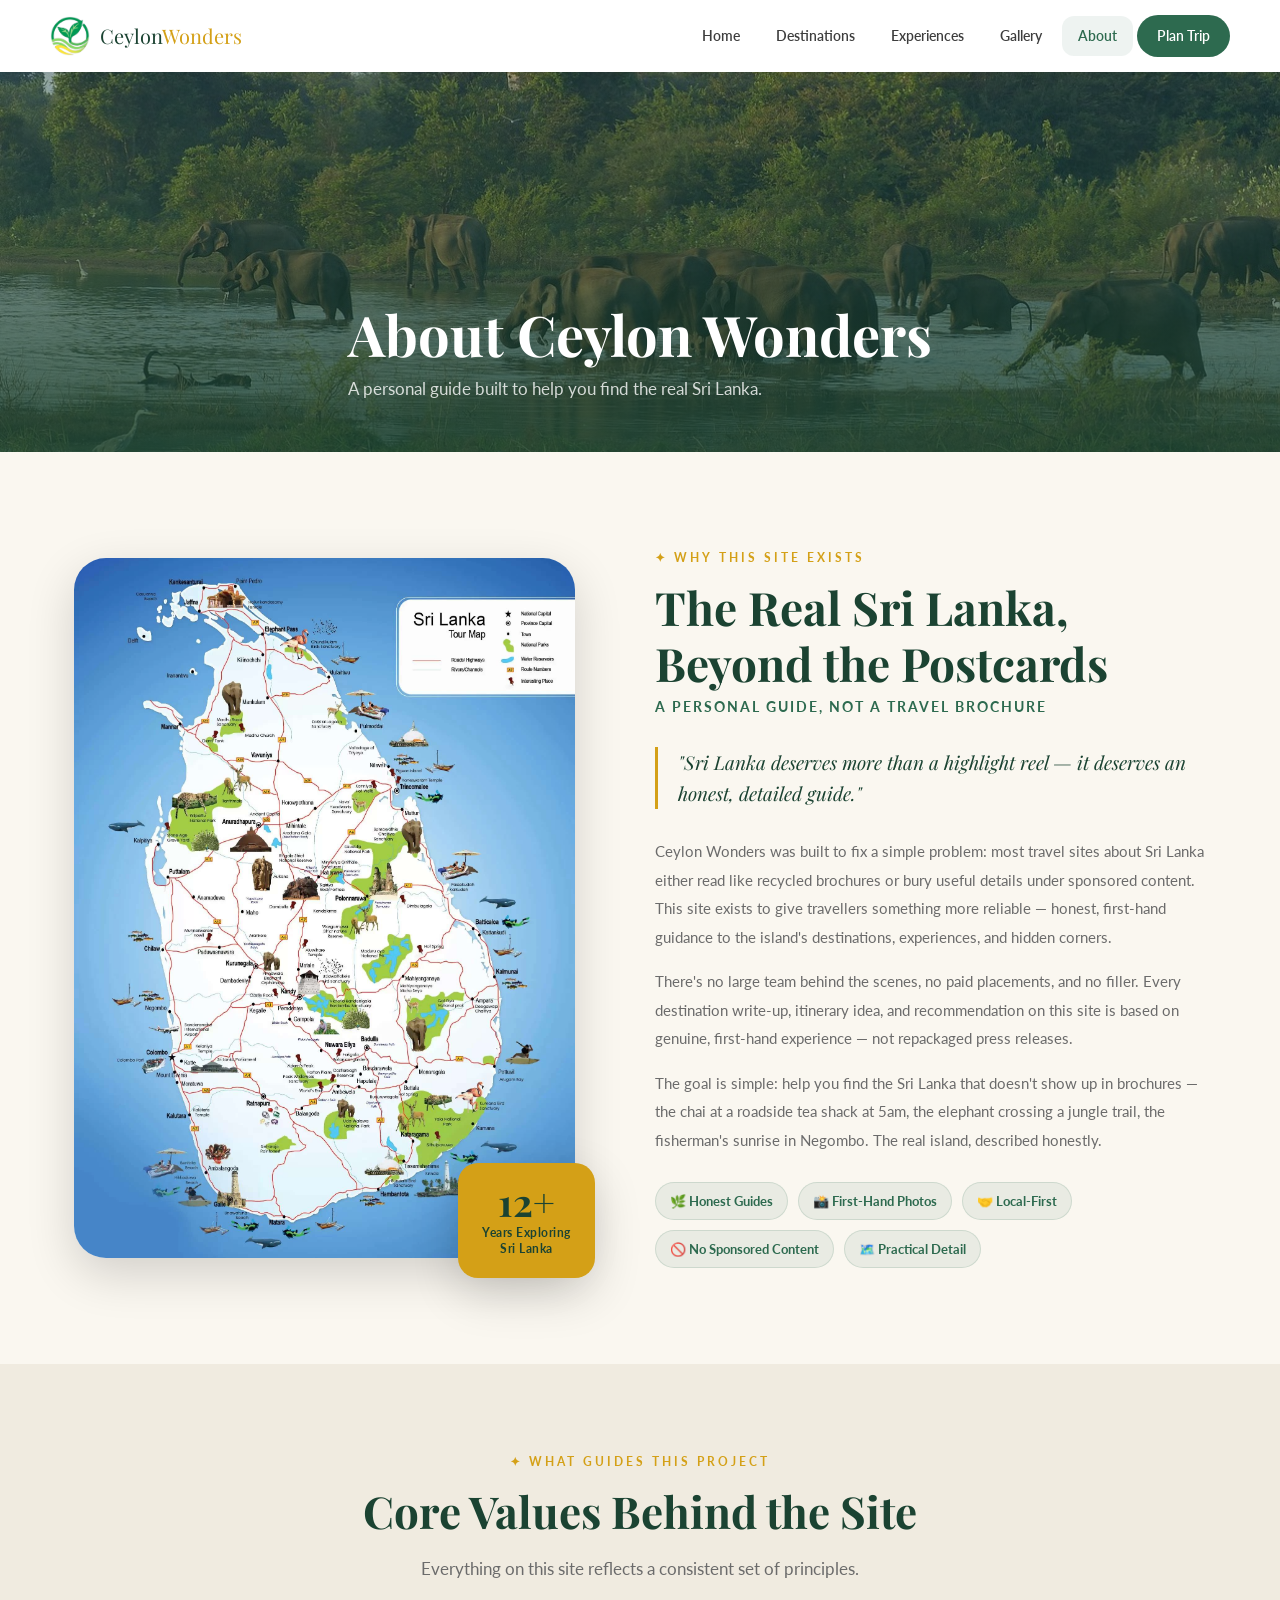
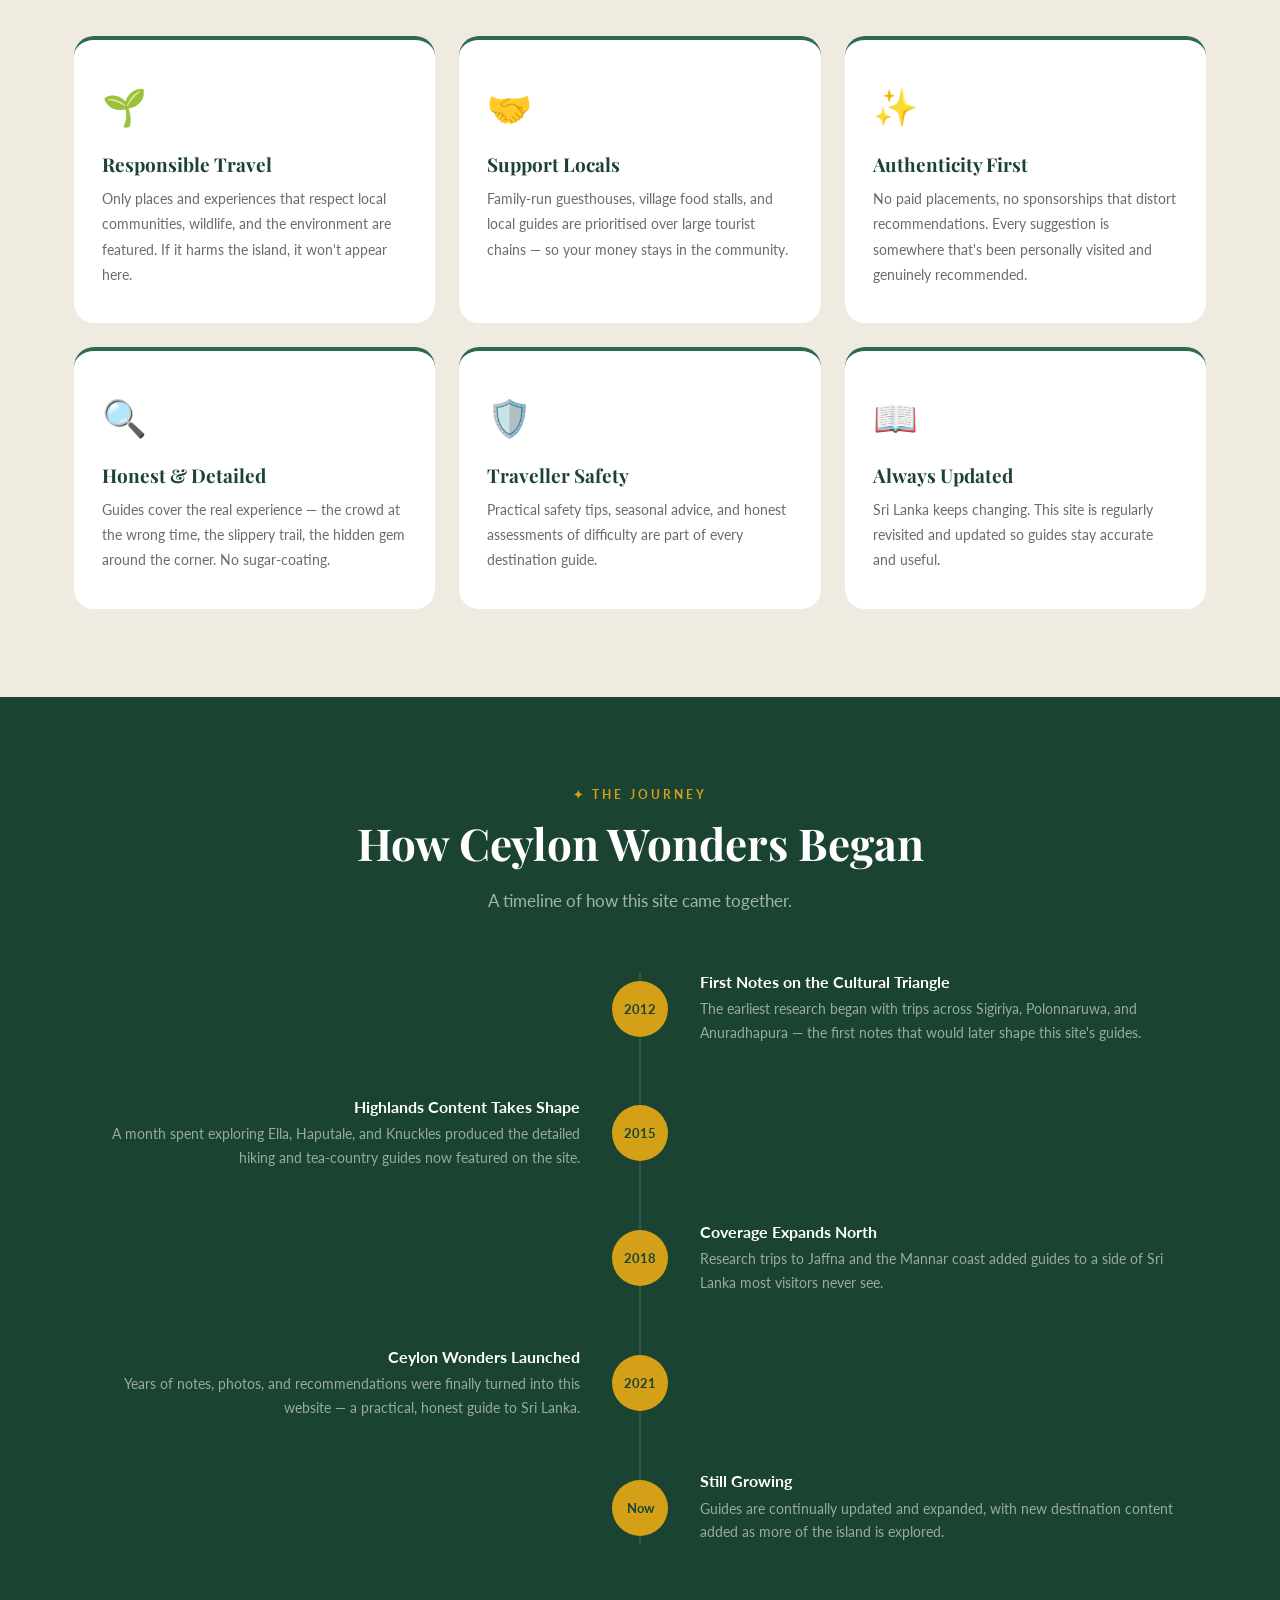
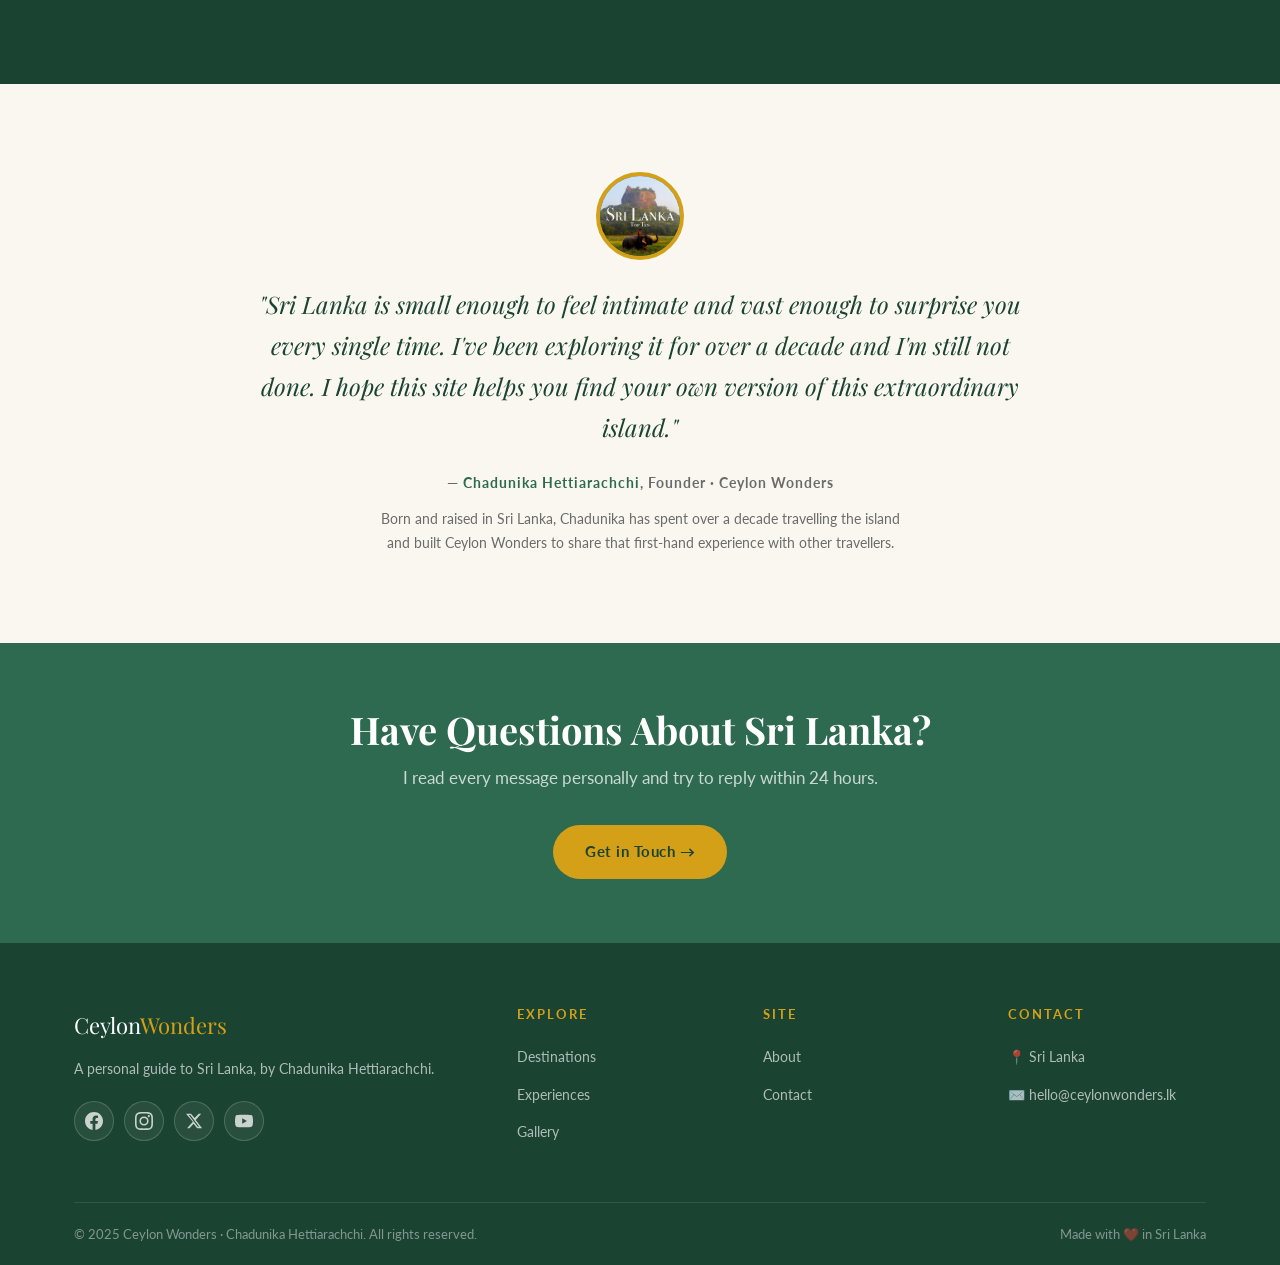
<file: about.html>
<!DOCTYPE html>
<html lang="en">
<head>
  <meta charset="UTF-8" />
  <meta name="viewport" content="width=device-width, initial-scale=1.0" />
  <title>About — Ceylon Wonders</title>
  <link rel="preconnect" href="https://fonts.googleapis.com" />
  <link href="https://fonts.googleapis.com/css2?family=Playfair+Display:ital,wght@0,400;0,700;1,400&family=Lato:wght@400;600;700&display=swap" rel="stylesheet" />
  <link rel="stylesheet" href="style.css" />
  <link rel="icon" type="image/png" sizes="32x32" href="images/favicon-32.png" />
<link rel="icon" type="image/png" sizes="16x16" href="images/favicon-16.png" />
<link rel="apple-touch-icon" href="images/favicon-192.png" />
  <style>
    /* ── FOUNDER HERO ── */
    .founder-section { padding: 96px 0; }
    .founder-grid { display: grid; grid-template-columns: 1fr 1.1fr; gap: 80px; align-items: center; }

    .founder-img-wrap { position: relative; }
    .founder-img {
      border-radius: var(--radius-xl);
      overflow: hidden;
      height: 700px;
      box-shadow: var(--shadow-lg);
    }
    .founder-img img { height: 100%; width: 100%; object-fit: cover; }
    .founder-badge {
      position: absolute;
      bottom: -20px; right: -20px;
      background: var(--gold);
      color: var(--green-dark);
      border-radius: var(--radius-lg);
      padding: 20px 24px;
      box-shadow: var(--shadow-lg);
      text-align: center;
    }
    .founder-badge .big { font-family: 'Playfair Display', serif; font-size: 38px; font-weight: 700; display: block; line-height: 1; }
    .founder-badge .small { font-size: 12px; font-weight: 700; letter-spacing: 0.5px; line-height: 1.4; display: block; margin-top: 4px; }

    .founder-text .section-label { color: var(--gold); }
    .founder-name {
      font-size: clamp(30px, 4vw, 46px);
      color: var(--green-dark);
      margin-bottom: 4px;
    }
    .founder-title {
      font-family: 'Lato', sans-serif;
      font-size: 14px;
      font-weight: 700;
      letter-spacing: 2px;
      text-transform: uppercase;
      color: var(--green-mid);
      margin-bottom: 28px;
      display: block;
    }
    .founder-text blockquote {
      border-left: 3px solid var(--gold);
      padding-left: 20px;
      margin: 0 0 28px;
      font-family: 'Playfair Display', serif;
      font-size: 19px;
      font-style: italic;
      color: var(--green-dark);
      line-height: 1.65;
    }
    .founder-text p { color: var(--text-muted); line-height: 1.9; margin-bottom: 16px; font-size: 15px; }

    .founder-tags { display: flex; gap: 10px; flex-wrap: wrap; margin-top: 28px; }
    .founder-tag {
      display: inline-flex;
      align-items: center;
      gap: 6px;
      background: rgba(45,106,79,0.08);
      color: var(--green-mid);
      border: 1px solid rgba(45,106,79,0.15);
      font-size: 13px;
      font-weight: 700;
      padding: 7px 14px;
      border-radius: 100px;
    }

    /* ── STORY TIMELINE ── */
    .story-section { background: var(--green-dark); padding: 88px 0; }
    .story-section .section-label { color: var(--gold); }
    .story-section .section-title { color: var(--white); }
    .story-section .section-subtitle { color: rgba(255,255,255,0.6); }

    .timeline { margin-top: 56px; position: relative; }
    .timeline::before {
      content: '';
      position: absolute;
      left: 50%; top: 0; bottom: 0;
      width: 2px;
      background: rgba(255,255,255,0.1);
      transform: translateX(-50%);
    }
    .tl-item {
      display: grid;
      grid-template-columns: 1fr 56px 1fr;
      align-items: center;
      margin-bottom: 52px;
    }
    .tl-year {
      width: 56px; height: 56px;
      background: var(--gold);
      border-radius: 50%;
      display: flex; align-items: center; justify-content: center;
      font-family: 'Lato', sans-serif;
      font-weight: 700;
      font-size: 13px;
      color: var(--green-dark);
      z-index: 2;
      justify-self: center;
      flex-shrink: 0;
    }
    .tl-text { padding: 0 32px; }
    .tl-text h4 { font-family: 'Lato', sans-serif; font-weight: 700; font-size: 16px; color: var(--white); margin-bottom: 6px; }
    .tl-text p { font-size: 14px; color: rgba(255,255,255,0.55); line-height: 1.7; }
    .tl-right { text-align: right; }
    .tl-left  { text-align: left; }
    .tl-empty { }

    /* ── VALUES ── */
    .values-section { background: var(--cream-dark); padding: 88px 0; }
    .values-grid { display: grid; grid-template-columns: repeat(3, 1fr); gap: 24px; margin-top: 52px; }
    .value-card {
      background: var(--white);
      border-radius: var(--radius-lg);
      padding: 36px 28px;
      border-top: 4px solid var(--green-mid);
      transition: var(--transition);
    }
    .value-card:hover { transform: translateY(-4px); box-shadow: var(--shadow-md); }
    .value-icon { font-size: 36px; margin-bottom: 16px; }
    .value-card h3 { font-size: 19px; color: var(--green-dark); margin-bottom: 10px; }
    .value-card p { font-size: 14px; color: var(--text-muted); line-height: 1.8; }

    /* ── PERSONAL NOTE ── */
    .personal-note { padding: 88px 0; }
    .note-inner {
      max-width: 780px;
      margin: 0 auto;
      text-align: center;
    }
    .note-avatar {
      width: 88px; height: 88px;
      border-radius: 50%;
      background: var(--green-mid);
      display: flex; align-items: center; justify-content: center;
      font-family: 'Playfair Display', serif;
      font-size: 36px;
      font-weight: 700;
      color: var(--white);
      margin: 0 auto 24px;
      border: 4px solid var(--gold);
    }
    .note-inner blockquote {
      font-family: 'Playfair Display', serif;
      font-size: clamp(18px, 2.5vw, 24px);
      font-style: italic;
      color: var(--green-dark);
      line-height: 1.7;
      margin: 0 0 24px;
    }
    .note-inner .note-sig {
      font-family: 'Lato', sans-serif;
      font-size: 14px;
      font-weight: 700;
      color: var(--text-muted);
      letter-spacing: 1px;
    }
    .note-inner .note-sig span { color: var(--green-mid); }

    /* ── RESPONSIVE ── */
    @media (max-width: 900px) {
      .founder-grid { grid-template-columns: 1fr; gap: 48px; }
      .founder-img { height: 360px; }
      .founder-badge { bottom: 12px; right: 12px; }
      .values-grid { grid-template-columns: 1fr 1fr; }
      .timeline::before { left: 27px; }
      .tl-item { grid-template-columns: 56px 1fr; }
      .tl-right { display: none; }
      .tl-year { justify-self: start; }
    }
    @media (max-width: 640px) {
      .values-grid { grid-template-columns: 1fr; }
    }
  </style>
</head>
<body>

  <nav class="navbar scrolled" id="navbar">
    <div class="nav-inner">
      <a href="index.html" class="nav-logo" >
       <div class="nav-logo-icon" style="background:none;border-radius:0;box-shadow:none;">
	   <img src="images/logo.png" alt="Ceylon Wonders logo" style="width:100%;height:100%;object-fit:contain;" />
       </div>
        <span class="nav-logo-text">Ceylon<span>Wonders</span></span>
      </a>
      <div class="nav-links">
        <a href="index.html">Home</a>
        <a href="destinations.html">Destinations</a>
        <a href="experiences.html">Experiences</a>
        <a href="gallery.html">Gallery</a>
        <a href="about.html" class="active">About</a>
        <a href="contact.html" class="nav-cta">Plan Trip</a>
      </div>
      <div class="nav-hamburger" id="hamburger"><span></span><span></span><span></span></div>
    </div>
    <div class="nav-mobile" id="nav-mobile">
      <a href="index.html">Home</a>
      <a href="destinations.html">Destinations</a>
      <a href="experiences.html">Experiences</a>
      <a href="gallery.html">Gallery</a>
      <a href="about.html">About</a>
      <a href="contact.html">Plan Trip</a>
    </div>
  </nav>

  <div style="height:72px;"></div>

  <!-- PAGE HERO -->
  <div class="page-hero">
    <div class="page-hero-bg" style="background-image: url('images/s2.jpg');"></div>
    <div class="page-hero-overlay"></div>
    <div class="container">
      <div class="page-hero-content">
        <h1>About Ceylon Wonders</h1>
        <p>A personal guide built to help you find the real Sri Lanka.</p>
      </div>
    </div>
  </div>

  <!-- PURPOSE -->
  <section class="founder-section">
    <div class="container">
      <div class="founder-grid">

        <div class="founder-img-wrap">
          <div class="founder-img">
            <img src="images/large-detailed-tourist-map-of-sri-lanka.jpg" alt="Sri Lanka landscape" />
          </div>
          <div class="founder-badge">
            <span class="big">12+</span>
            <span class="small">Years Exploring<br/>Sri Lanka</span>
          </div>
        </div>

        <div class="founder-text">
          <span class="section-label">✦ Why This Site Exists</span>
          <h2 class="founder-name">The Real Sri Lanka, Beyond the Postcards</h2>
          <span class="founder-title">A Personal Guide, Not a Travel Brochure</span>

          <blockquote>
            "Sri Lanka deserves more than a highlight reel — it deserves an honest, detailed guide."
          </blockquote>

          <p>Ceylon Wonders was built to fix a simple problem: most travel sites about Sri Lanka either read like recycled brochures or bury useful details under sponsored content. This site exists to give travellers something more reliable — honest, first-hand guidance to the island's destinations, experiences, and hidden corners.</p>

          <p>There's no large team behind the scenes, no paid placements, and no filler. Every destination write-up, itinerary idea, and recommendation on this site is based on genuine, first-hand experience — not repackaged press releases.</p>

          <p>The goal is simple: help you find the Sri Lanka that doesn't show up in brochures — the chai at a roadside tea shack at 5am, the elephant crossing a jungle trail, the fisherman's sunrise in Negombo. The real island, described honestly.</p>

          <div class="founder-tags">
            <span class="founder-tag">🌿 Honest Guides</span>
            <span class="founder-tag">📸 First-Hand Photos</span>
            <span class="founder-tag">🤝 Local-First</span>
            <span class="founder-tag">🚫 No Sponsored Content</span>
            <span class="founder-tag">🗺️ Practical Detail</span>
          </div>
        </div>

      </div>
    </div>
  </section>

  <!-- VALUES -->
  <section class="values-section">
    <div class="container">
      <div style="text-align:center;">
        <span class="section-label">✦ What Guides This Project</span>
        <h2 class="section-title">Core Values Behind the Site</h2>
        <p class="section-subtitle" style="margin: 0 auto;">Everything on this site reflects a consistent set of principles.</p>
      </div>
      <div class="values-grid">
        <div class="value-card">
          <div class="value-icon">🌱</div>
          <h3>Responsible Travel</h3>
          <p>Only places and experiences that respect local communities, wildlife, and the environment are featured. If it harms the island, it won't appear here.</p>
        </div>
        <div class="value-card">
          <div class="value-icon">🤝</div>
          <h3>Support Locals</h3>
          <p>Family-run guesthouses, village food stalls, and local guides are prioritised over large tourist chains — so your money stays in the community.</p>
        </div>
        <div class="value-card">
          <div class="value-icon">✨</div>
          <h3>Authenticity First</h3>
          <p>No paid placements, no sponsorships that distort recommendations. Every suggestion is somewhere that's been personally visited and genuinely recommended.</p>
        </div>
        <div class="value-card">
          <div class="value-icon">🔍</div>
          <h3>Honest & Detailed</h3>
          <p>Guides cover the real experience — the crowd at the wrong time, the slippery trail, the hidden gem around the corner. No sugar-coating.</p>
        </div>
        <div class="value-card">
          <div class="value-icon">🛡️</div>
          <h3>Traveller Safety</h3>
          <p>Practical safety tips, seasonal advice, and honest assessments of difficulty are part of every destination guide.</p>
        </div>
        <div class="value-card">
          <div class="value-icon">📖</div>
          <h3>Always Updated</h3>
          <p>Sri Lanka keeps changing. This site is regularly revisited and updated so guides stay accurate and useful.</p>
        </div>
      </div>
    </div>
  </section>

  <!-- MY STORY TIMELINE -->
  <section class="story-section">
    <div class="container">
      <div style="text-align:center;">
        <span class="section-label">✦ The Journey</span>
        <h2 class="section-title">How Ceylon Wonders Began</h2>
        <p class="section-subtitle" style="color:rgba(255,255,255,0.6); margin: 0 auto;">A timeline of how this site came together.</p>
      </div>
      <div class="timeline">

        <div class="tl-item">
          <div class="tl-text tl-right tl-empty"></div>
          <div class="tl-year">2012</div>
          <div class="tl-text tl-left">
            <h4>First Notes on the Cultural Triangle</h4>
            <p>The earliest research began with trips across Sigiriya, Polonnaruwa, and Anuradhapura — the first notes that would later shape this site's guides.</p>
          </div>
        </div>

        <div class="tl-item">
          <div class="tl-text tl-right">
            <h4>Highlands Content Takes Shape</h4>
            <p>A month spent exploring Ella, Haputale, and Knuckles produced the detailed hiking and tea-country guides now featured on the site.</p>
          </div>
          <div class="tl-year">2015</div>
          <div class="tl-text tl-left tl-empty"></div>
        </div>

        <div class="tl-item">
          <div class="tl-text tl-right tl-empty"></div>
          <div class="tl-year">2018</div>
          <div class="tl-text tl-left">
            <h4>Coverage Expands North</h4>
            <p>Research trips to Jaffna and the Mannar coast added guides to a side of Sri Lanka most visitors never see.</p>
          </div>
        </div>

        <div class="tl-item">
          <div class="tl-text tl-right">
            <h4>Ceylon Wonders Launched</h4>
            <p>Years of notes, photos, and recommendations were finally turned into this website — a practical, honest guide to Sri Lanka.</p>
          </div>
          <div class="tl-year">2021</div>
          <div class="tl-text tl-left tl-empty"></div>
        </div>

        <div class="tl-item">
          <div class="tl-text tl-right tl-empty"></div>
          <div class="tl-year">Now</div>
          <div class="tl-text tl-left">
            <h4>Still Growing</h4>
            <p>Guides are continually updated and expanded, with new destination content added as more of the island is explored.</p>
          </div>
        </div>

      </div>
    </div>
  </section>

  <!-- FOUNDER NOTE -->
  <section class="personal-note">
    <div class="container">
      <div class="note-inner">
        <div class="note-avatar">
          <img src="images/hq720.jpg" alt="Chadunika Hettiarachchi" style="width:100%;height:100%;border-radius:50%;object-fit:cover;" />
        </div>
        <blockquote>
          "Sri Lanka is small enough to feel intimate and vast enough to surprise you every single time. I've been exploring it for over a decade and I'm still not done. I hope this site helps you find your own version of this extraordinary island."
        </blockquote>
        <p class="note-sig">— <span>Chadunika Hettiarachchi</span>, Founder · Ceylon Wonders</p>
        <p style="font-size:14px; color:var(--text-muted); max-width:520px; margin:12px auto 0; line-height:1.7;">Born and raised in Sri Lanka, Chadunika has spent over a decade travelling the island and built Ceylon Wonders to share that first-hand experience with other travellers.</p>
      </div>
    </div>
  </section>

  <!-- CTA -->
  <section style="background:var(--green-mid); padding:64px 0; text-align:center;">
    <div class="container">
      <h2 style="color:var(--white); font-size:clamp(24px,3.5vw,38px); margin-bottom:12px;">Have Questions About Sri Lanka?</h2>
      <p style="color:rgba(255,255,255,0.75); font-size:17px; margin-bottom:32px;">I read every message personally and try to reply within 24 hours.</p>
      <a href="contact.html" class="btn-primary" style="background:var(--gold); color:var(--green-dark);">Get in Touch →</a>
    </div>
  </section>

  <footer>
    <div class="container">
      <div class="footer-grid">
        <div class="footer-brand">
          <span class="nav-logo-text">Ceylon<span style="color:var(--gold)">Wonders</span></span>
          <p>A personal guide to Sri Lanka, by Chadunika Hettiarachchi.</p>
          <div class="footer-social">
            <a href="#" class="fb" aria-label="Facebook">
              <svg viewBox="0 0 24 24" xmlns="http://www.w3.org/2000/svg"><path d="M24 12.073C24 5.405 18.627 0 12 0S0 5.405 0 12.073C0 18.1 4.388 23.094 10.125 24v-8.437H7.078v-3.49h3.047V9.41c0-3.025 1.792-4.697 4.533-4.697 1.312 0 2.686.236 2.686.236v2.97h-1.513c-1.491 0-1.956.93-1.956 1.886v2.268h3.328l-.532 3.49h-2.796V24C19.612 23.094 24 18.1 24 12.073z"/></svg>
            </a>
            <a href="#" class="ig" aria-label="Instagram">
              <svg viewBox="0 0 24 24" xmlns="http://www.w3.org/2000/svg"><path d="M12 2.163c3.204 0 3.584.012 4.85.07 3.252.148 4.771 1.691 4.919 4.919.058 1.265.069 1.645.069 4.849 0 3.205-.012 3.584-.069 4.849-.149 3.225-1.664 4.771-4.919 4.919-1.266.058-1.644.07-4.85.07-3.204 0-3.584-.012-4.849-.07-3.26-.149-4.771-1.699-4.919-4.92-.058-1.265-.07-1.644-.07-4.849 0-3.204.013-3.583.07-4.849.149-3.227 1.664-4.771 4.919-4.919 1.266-.057 1.645-.069 4.849-.069zM12 0C8.741 0 8.333.014 7.053.072 2.695.272.273 2.69.073 7.052.014 8.333 0 8.741 0 12c0 3.259.014 3.668.072 4.948.2 4.358 2.618 6.78 6.98 6.98C8.333 23.986 8.741 24 12 24c3.259 0 3.668-.014 4.948-.072 4.354-.2 6.782-2.618 6.979-6.98.059-1.28.073-1.689.073-4.948 0-3.259-.014-3.667-.072-4.947-.196-4.354-2.617-6.78-6.979-6.98C15.668.014 15.259 0 12 0zm0 5.838a6.162 6.162 0 100 12.324 6.162 6.162 0 000-12.324zM12 16a4 4 0 110-8 4 4 0 010 8zm6.406-11.845a1.44 1.44 0 100 2.881 1.44 1.44 0 000-2.881z"/></svg>
            </a>
            <a href="#" class="tw" aria-label="X (Twitter)">
              <svg viewBox="0 0 24 24" xmlns="http://www.w3.org/2000/svg"><path d="M18.244 2.25h3.308l-7.227 8.26 8.502 11.24H16.17l-4.714-6.231-5.401 6.231H2.746l7.73-8.835L1.254 2.25H8.08l4.713 5.894 5.45-5.894zm-1.161 17.52h1.833L7.084 4.126H5.117z"/></svg>
            </a>
            <a href="#" class="yt" aria-label="YouTube">
              <svg viewBox="0 0 24 24" xmlns="http://www.w3.org/2000/svg"><path d="M23.495 6.205a3.007 3.007 0 00-2.088-2.088c-1.87-.501-9.396-.501-9.396-.501s-7.507-.01-9.396.501A3.007 3.007 0 00.527 6.205a31.247 31.247 0 00-.522 5.805 31.247 31.247 0 00.522 5.783 3.007 3.007 0 002.088 2.088c1.868.502 9.396.502 9.396.502s7.506 0 9.396-.502a3.007 3.007 0 002.088-2.088 31.247 31.247 0 00.5-5.783 31.247 31.247 0 00-.5-5.805zM9.609 15.601V8.408l6.264 3.602z"/></svg>
            </a>
          </div>
        </div>
        <div class="footer-col"><h4>Explore</h4><ul><li><a href="destinations.html">Destinations</a></li><li><a href="experiences.html">Experiences</a></li><li><a href="gallery.html">Gallery</a></li></ul></div>
        <div class="footer-col"><h4>Site</h4><ul><li><a href="about.html">About</a></li><li><a href="contact.html">Contact</a></li></ul></div>
        <div class="footer-col"><h4>Contact</h4><ul><li><a href="#">📍 Sri Lanka</a></li><li><a href="#">✉️ hello@ceylonwonders.lk</a></li></ul></div>
      </div>
      <div class="footer-bottom">
        <span>© 2025 Ceylon Wonders · Chadunika Hettiarachchi. All rights reserved.</span>
        <span>Made with ❤️ in Sri Lanka</span>
      </div>
    </div>
  </footer>

  <script>
    document.getElementById('hamburger').addEventListener('click', function() {
      document.getElementById('nav-mobile').classList.toggle('open');
    });
  </script>
</body>
</html>
</file>
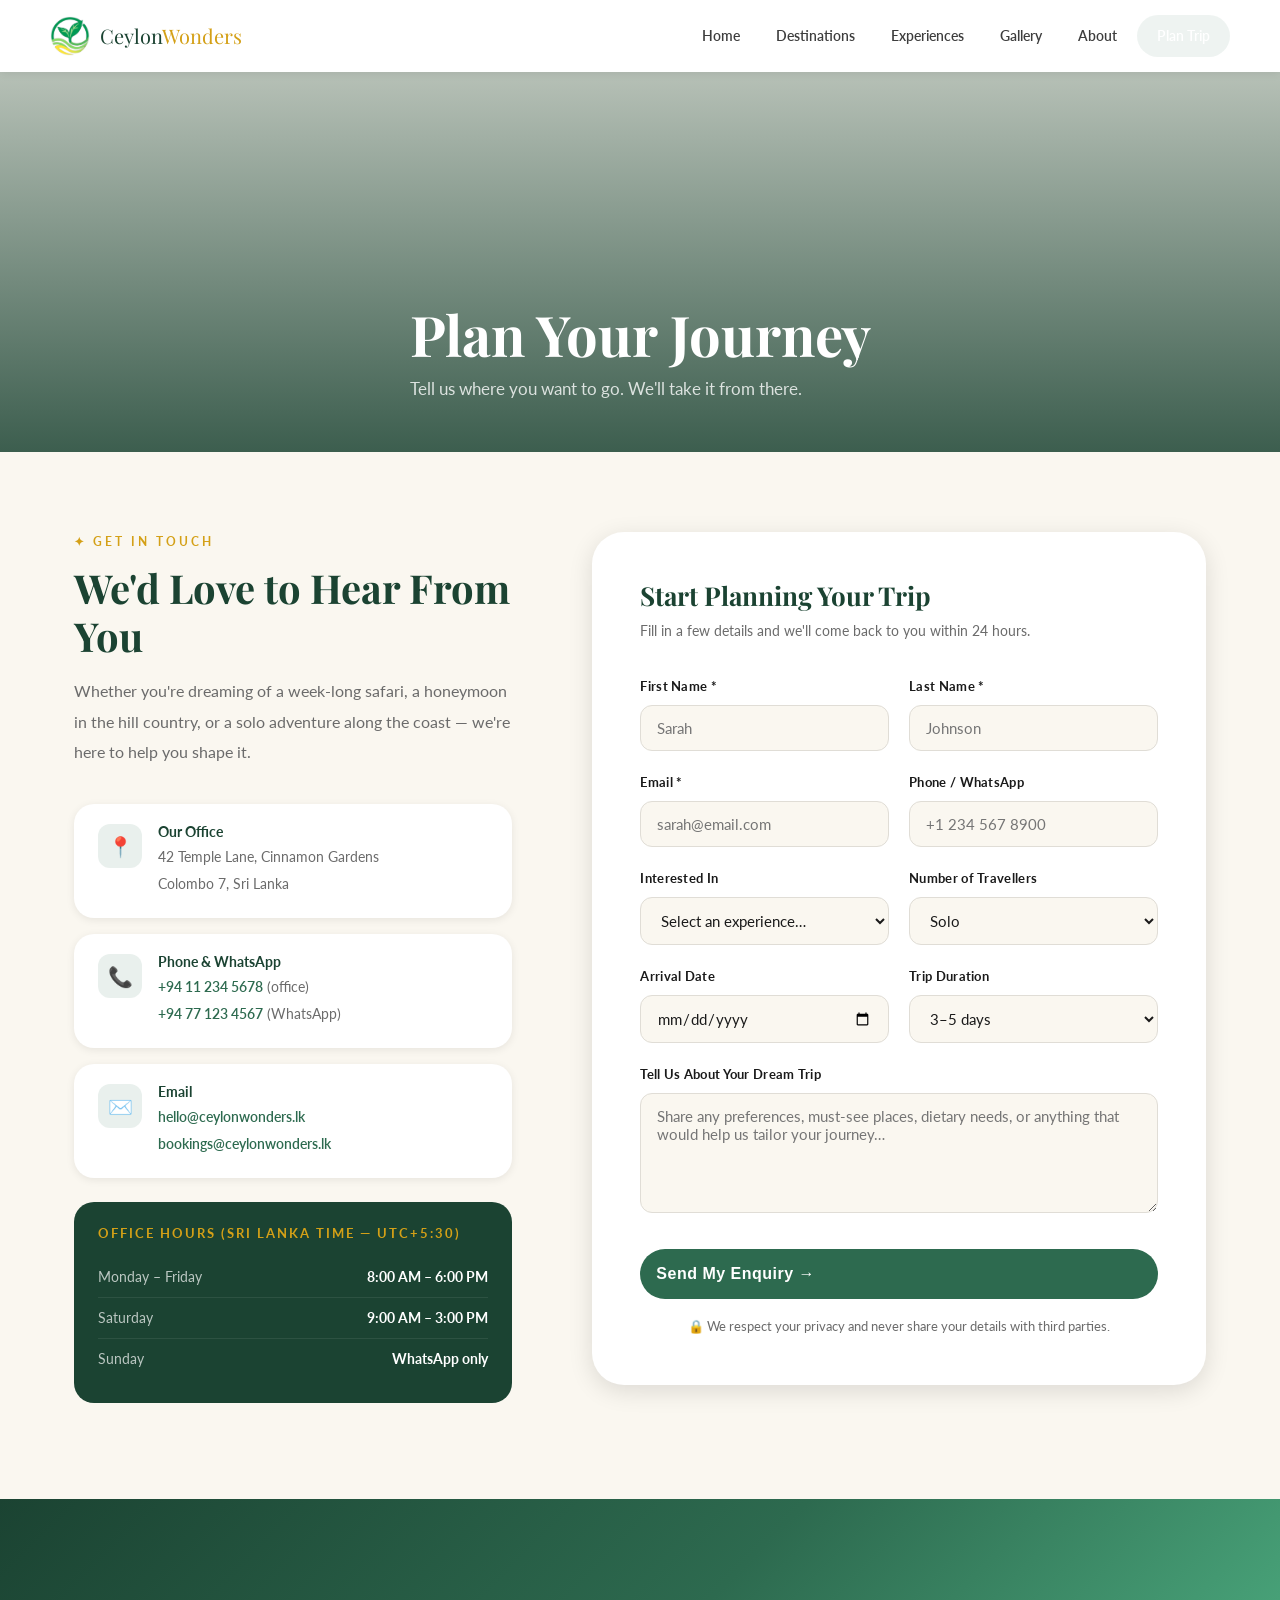
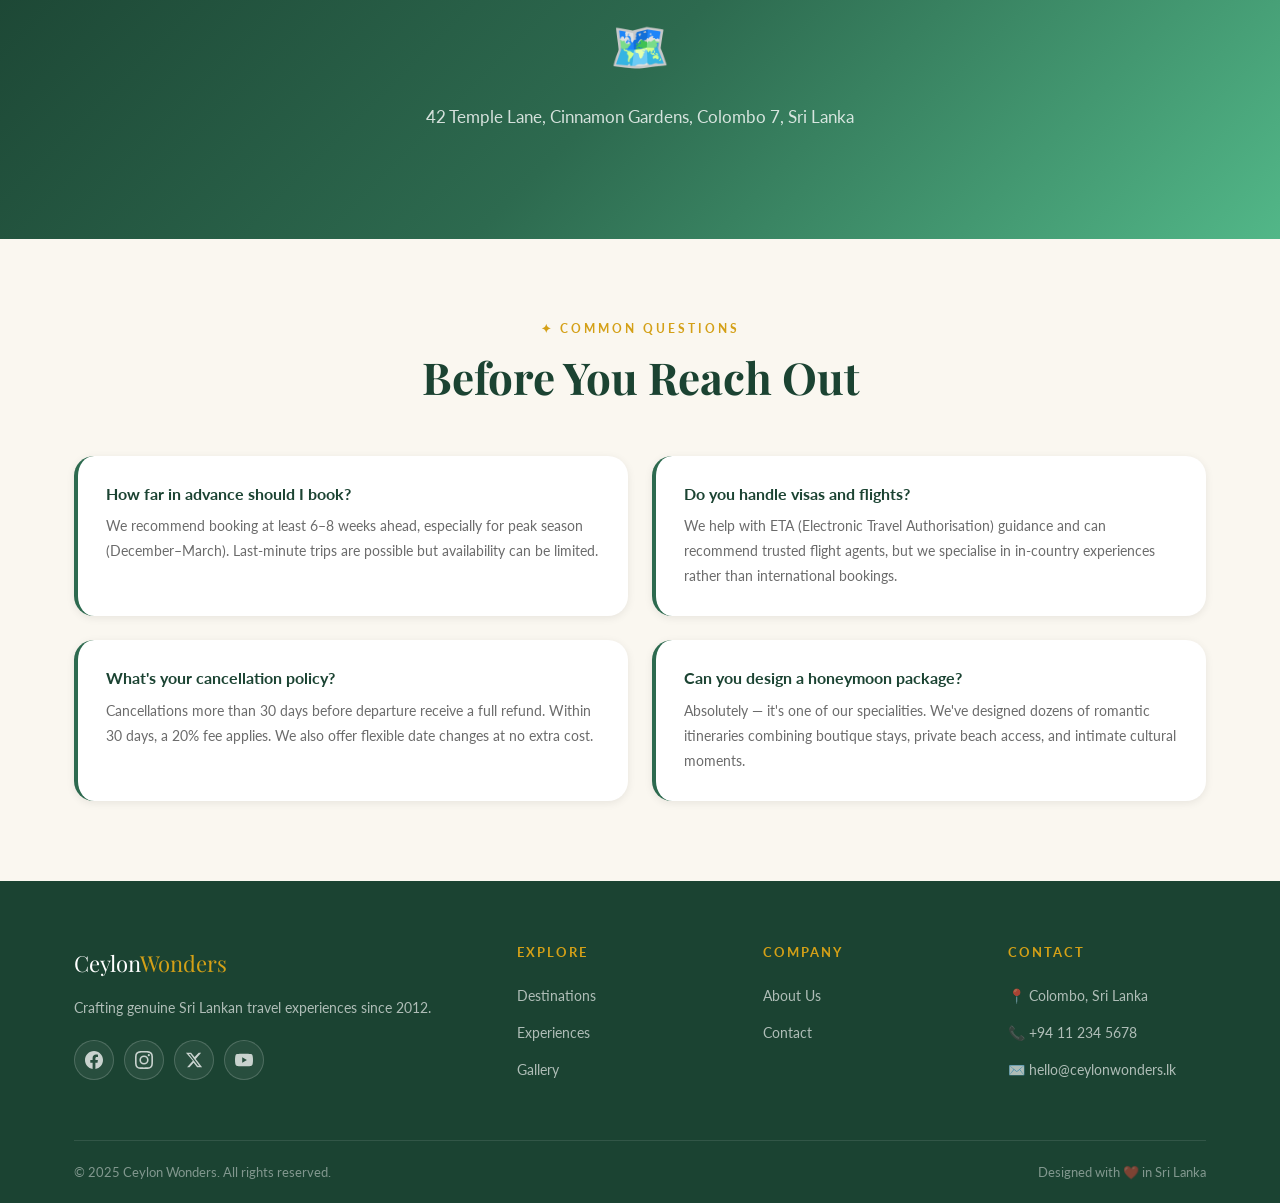
<file: Contact.html>
<!DOCTYPE html>
<html lang="en">
<head>
  <meta charset="UTF-8" />
  <meta name="viewport" content="width=device-width, initial-scale=1.0" />
  <title>Contact Us — Ceylon Wonders</title>
  <link rel="preconnect" href="https://fonts.googleapis.com" />
  <link href="https://fonts.googleapis.com/css2?family=Playfair+Display:ital,wght@0,400;0,700;1,400&family=Lato:wght@400;600;700&display=swap" rel="stylesheet" />
  <link rel="stylesheet" href="style.css" />
  <link rel="icon" type="image/png" sizes="32x32" href="images/favicon-32.png" />
  <link rel="icon" type="image/png" sizes="16x16" href="images/favicon-16.png" />
  <link rel="apple-touch-icon" href="images/favicon-192.png" />
  <link rel="icon" type="image/png" sizes="32x32" href="images/favicon-32.png" />
  <link rel="icon" type="image/png" sizes="16x16" href="images/favicon-16.png" />
  <link rel="apple-touch-icon" href="images/favicon-192.png" />
  <style>
    .contact-section { padding: 80px 0 96px; }
    .contact-grid { display: grid; grid-template-columns: 1fr 1.4fr; gap: 80px; align-items: start; }

    .contact-info h2 { font-size: clamp(28px, 4vw, 40px); color: var(--green-dark); margin-bottom: 16px; }
    .contact-info p { color: var(--text-muted); line-height: 1.9; margin-bottom: 36px; }

    .info-card {
      background: var(--white);
      border-radius: var(--radius-lg);
      padding: 20px 24px;
      margin-bottom: 16px;
      display: flex;
      align-items: flex-start;
      gap: 16px;
      box-shadow: var(--shadow-sm);
    }
    .info-card-icon {
      width: 44px; height: 44px;
      background: rgba(45,106,79,0.1);
      border-radius: var(--radius-md);
      display: flex; align-items: center; justify-content: center;
      font-size: 20px;
      flex-shrink: 0;
    }
    .info-card-text h4 { font-family: 'Lato', sans-serif; font-size: 14px; font-weight: 700; color: var(--green-dark); margin-bottom: 4px; }
    .info-card-text p { font-size: 14px; color: var(--text-muted); margin: 0; }
    .info-card-text a { color: var(--green-mid); font-weight: 600; }

    .hours-block { background: var(--green-dark); border-radius: var(--radius-lg); padding: 24px; margin-top: 24px; }
    .hours-block h4 { font-family: 'Lato', sans-serif; font-size: 13px; font-weight: 700; letter-spacing: 2px; text-transform: uppercase; color: var(--gold); margin-bottom: 16px; }
    .hours-row { display: flex; justify-content: space-between; align-items: center; padding: 8px 0; border-bottom: 1px solid rgba(255,255,255,0.08); }
    .hours-row:last-child { border-bottom: none; }
    .hours-row span { font-size: 14px; color: rgba(255,255,255,0.7); }
    .hours-row strong { font-size: 14px; color: var(--white); }

    /* FORM */
    .contact-form-wrap {
      background: var(--white);
      border-radius: var(--radius-xl);
      padding: 48px;
      box-shadow: var(--shadow-md);
    }
    .form-header { margin-bottom: 32px; }
    .form-header h3 { font-size: 26px; color: var(--green-dark); margin-bottom: 8px; }
    .form-header p { font-size: 14px; color: var(--text-muted); }

    .form-row { display: grid; grid-template-columns: 1fr 1fr; gap: 20px; }
    .form-group { margin-bottom: 20px; }
    .form-group label { display: block; font-size: 13px; font-weight: 700; color: var(--text-dark); margin-bottom: 8px; letter-spacing: 0.3px; }
    .form-group input,
    .form-group select,
    .form-group textarea {
      width: 100%;
      padding: 13px 16px;
      border: 1.5px solid #E0DDD6;
      border-radius: var(--radius-md);
      font-size: 15px;
      font-family: 'Lato', sans-serif;
      color: var(--text-dark);
      background: var(--cream);
      transition: var(--transition);
      outline: none;
    }
    .form-group input:focus,
    .form-group select:focus,
    .form-group textarea:focus { border-color: var(--green-mid); background: var(--white); box-shadow: 0 0 0 3px rgba(45,106,79,0.1); }
    .form-group textarea { resize: vertical; min-height: 120px; }
    .form-group select { cursor: pointer; }

    .form-submit { width: 100%; padding: 16px; font-size: 16px; border-radius: var(--radius-xl); margin-top: 8px; }
    .form-note { text-align: center; margin-top: 16px; font-size: 13px; color: var(--text-muted); }

    .success-msg {
      display: none;
      background: rgba(82,183,136,0.12);
      border: 1.5px solid var(--green-light);
      border-radius: var(--radius-md);
      padding: 20px 24px;
      color: var(--green-dark);
      font-size: 15px;
      text-align: center;
      margin-top: 20px;
    }

    /* MAP PLACEHOLDER */
    .map-section { background: var(--cream-dark); padding: 0; height: 340px; position: relative; overflow: hidden; }
    .map-placeholder {
      width: 100%; height: 100%;
      background: linear-gradient(135deg, #1B4332 0%, #2D6A4F 50%, #52B788 100%);
      display: flex;
      align-items: center;
      justify-content: center;
      flex-direction: column;
      gap: 16px;
    }
    .map-placeholder span { font-size: 48px; }
    .map-placeholder p { color: rgba(255,255,255,0.8); font-size: 17px; }

    /* FAQ */
    .faq-section { padding: 80px 0; }
    .faq-grid { display: grid; grid-template-columns: 1fr 1fr; gap: 24px; margin-top: 52px; }
    .faq-item {
      background: var(--white);
      border-radius: var(--radius-lg);
      padding: 28px;
      box-shadow: var(--shadow-sm);
      border-left: 4px solid var(--green-mid);
    }
    .faq-item h4 { font-family: 'Lato', sans-serif; font-size: 16px; font-weight: 700; color: var(--green-dark); margin-bottom: 10px; }
    .faq-item p { font-size: 14px; color: var(--text-muted); line-height: 1.8; }

    @media (max-width: 900px) {
      .contact-grid { grid-template-columns: 1fr; gap: 48px; }
      .faq-grid { grid-template-columns: 1fr; }
    }
    @media (max-width: 640px) {
      .form-row { grid-template-columns: 1fr; }
      .contact-form-wrap { padding: 28px 20px; }
    }
  </style>
</head>
<body>

  <nav class="navbar scrolled" id="navbar">
    <div class="nav-inner">
      <a href="index.html" class="nav-logo">
        <div class="nav-logo-icon" style="background:none;border-radius:0;box-shadow:none;">
	   <img src="images/logo.png" alt="Ceylon Wonders logo" style="width:100%;height:100%;object-fit:contain;" />
       </div>
        <span class="nav-logo-text">Ceylon<span>Wonders</span></span>
      </a>
      <div class="nav-links">
        <a href="index.html">Home</a>
        <a href="destinations.html">Destinations</a>
        <a href="experiences.html">Experiences</a>
        <a href="gallery.html">Gallery</a>
        <a href="about.html">About</a>
        <a href="contact.html" class="active nav-cta">Plan Trip</a>
      </div>
      <div class="nav-hamburger" id="hamburger"><span></span><span></span><span></span></div>
    </div>
    <div class="nav-mobile" id="nav-mobile">
      <a href="index.html">Home</a>
      <a href="destinations.html">Destinations</a>
      <a href="experiences.html">Experiences</a>
      <a href="gallery.html">Gallery</a>
      <a href="about.html">About</a>
      <a href="contact.html">Plan Trip</a>
    </div>
  </nav>

  <div style="height:72px;"></div>

  <div class="page-hero">
    <div class="page-hero-bg" style="background-image:url('https://images.unsplash.com/photo-1519046904884-53103b34b206?w=1400&q=80');"></div>
    <div class="page-hero-overlay"></div>
    <div class="container"><div class="page-hero-content"><h1>Plan Your Journey</h1><p>Tell us where you want to go. We'll take it from there.</p></div></div>
  </div>

  <section class="contact-section">
    <div class="container">
      <div class="contact-grid">
        <!-- INFO -->
        <div class="contact-info">
          <span class="section-label">✦ Get in Touch</span>
          <h2>We'd Love to Hear From You</h2>
          <p>Whether you're dreaming of a week-long safari, a honeymoon in the hill country, or a solo adventure along the coast — we're here to help you shape it.</p>

          <div class="info-card">
            <div class="info-card-icon">📍</div>
            <div class="info-card-text">
              <h4>Our Office</h4>
              <p>42 Temple Lane, Cinnamon Gardens<br/>Colombo 7, Sri Lanka</p>
            </div>
          </div>
          <div class="info-card">
            <div class="info-card-icon">📞</div>
            <div class="info-card-text">
              <h4>Phone & WhatsApp</h4>
              <p><a href="tel:+94112345678">+94 11 234 5678</a> (office)<br/><a href="tel:+94771234567">+94 77 123 4567</a> (WhatsApp)</p>
            </div>
          </div>
          <div class="info-card">
            <div class="info-card-icon">✉️</div>
            <div class="info-card-text">
              <h4>Email</h4>
              <p><a href="mailto:hello@ceylonwonders.lk">hello@ceylonwonders.lk</a><br/><a href="mailto:bookings@ceylonwonders.lk">bookings@ceylonwonders.lk</a></p>
            </div>
          </div>

          <div class="hours-block">
            <h4>Office Hours (Sri Lanka Time — UTC+5:30)</h4>
            <div class="hours-row"><span>Monday – Friday</span><strong>8:00 AM – 6:00 PM</strong></div>
            <div class="hours-row"><span>Saturday</span><strong>9:00 AM – 3:00 PM</strong></div>
            <div class="hours-row"><span>Sunday</span><strong>WhatsApp only</strong></div>
          </div>
        </div>

        <!-- FORM -->
        <div class="contact-form-wrap">
          <div class="form-header">
            <h3>Start Planning Your Trip</h3>
            <p>Fill in a few details and we'll come back to you within 24 hours.</p>
          </div>
          <form id="contactForm" novalidate>
            <div class="form-row">
              <div class="form-group">
                <label for="fname">First Name *</label>
                <input type="text" id="fname" placeholder="Sarah" required />
              </div>
              <div class="form-group">
                <label for="lname">Last Name *</label>
                <input type="text" id="lname" placeholder="Johnson" required />
              </div>
            </div>
            <div class="form-row">
              <div class="form-group">
                <label for="email">Email *</label>
                <input type="email" id="email" placeholder="sarah@email.com" required />
              </div>
              <div class="form-group">
                <label for="phone">Phone / WhatsApp</label>
                <input type="tel" id="phone" placeholder="+1 234 567 8900" />
              </div>
            </div>
            <div class="form-row">
              <div class="form-group">
                <label for="interest">Interested In</label>
                <select id="interest">
                  <option value="">Select an experience…</option>
                  <option>Wildlife Safari</option>
                  <option>Cultural Heritage Tour</option>
                  <option>Beach & Coastal Escape</option>
                  <option>Tea Country & Highlands</option>
                  <option>Surf & Water Sports</option>
                  <option>Full Island Journey</option>
                  <option>Custom Itinerary</option>
                </select>
              </div>
              <div class="form-group">
                <label for="travellers">Number of Travellers</label>
                <select id="travellers">
                  <option>Solo</option>
                  <option>2 people</option>
                  <option>3–5 people</option>
                  <option>6–10 people</option>
                  <option>Group (10+)</option>
                </select>
              </div>
            </div>
            <div class="form-row">
              <div class="form-group">
                <label for="arrival">Arrival Date</label>
                <input type="date" id="arrival" />
              </div>
              <div class="form-group">
                <label for="duration">Trip Duration</label>
                <select id="duration">
                  <option>3–5 days</option>
                  <option>1 week</option>
                  <option>10–12 days</option>
                  <option>2 weeks</option>
                  <option>3+ weeks</option>
                  <option>Flexible</option>
                </select>
              </div>
            </div>
            <div class="form-group">
              <label for="message">Tell Us About Your Dream Trip</label>
              <textarea id="message" placeholder="Share any preferences, must-see places, dietary needs, or anything that would help us tailor your journey…"></textarea>
            </div>
            <button type="submit" class="btn-primary form-submit">Send My Enquiry →</button>
            <p class="form-note">🔒 We respect your privacy and never share your details with third parties.</p>
          </form>
          <div class="success-msg" id="successMsg">
            ✅ Thank you! Your enquiry has been received. A member of our team will be in touch within 24 hours.
          </div>
        </div>
      </div>
    </div>
  </section>

  <!-- MAP -->
  <div class="map-section">
    <div class="map-placeholder">
      <span>🗺️</span>
      <p>42 Temple Lane, Cinnamon Gardens, Colombo 7, Sri Lanka</p>
    </div>
  </div>

  <!-- FAQ -->
  <section class="faq-section">
    <div class="container">
      <div style="text-align:center;">
        <span class="section-label">✦ Common Questions</span>
        <h2 class="section-title">Before You Reach Out</h2>
      </div>
      <div class="faq-grid">
        <div class="faq-item">
          <h4>How far in advance should I book?</h4>
          <p>We recommend booking at least 6–8 weeks ahead, especially for peak season (December–March). Last-minute trips are possible but availability can be limited.</p>
        </div>
        <div class="faq-item">
          <h4>Do you handle visas and flights?</h4>
          <p>We help with ETA (Electronic Travel Authorisation) guidance and can recommend trusted flight agents, but we specialise in in-country experiences rather than international bookings.</p>
        </div>
        <div class="faq-item">
          <h4>What's your cancellation policy?</h4>
          <p>Cancellations more than 30 days before departure receive a full refund. Within 30 days, a 20% fee applies. We also offer flexible date changes at no extra cost.</p>
        </div>
        <div class="faq-item">
          <h4>Can you design a honeymoon package?</h4>
          <p>Absolutely — it's one of our specialities. We've designed dozens of romantic itineraries combining boutique stays, private beach access, and intimate cultural moments.</p>
        </div>
      </div>
    </div>
  </section>

  <footer>
    <div class="container">
      <div class="footer-grid">
        <div class="footer-brand">
          <span class="nav-logo-text">Ceylon<span style="color:var(--gold)">Wonders</span></span>
          <p>Crafting genuine Sri Lankan travel experiences since 2012.</p>
          <div class="footer-social">
            <a href="#" class="fb" aria-label="Facebook">
              <svg viewBox="0 0 24 24" xmlns="http://www.w3.org/2000/svg"><path d="M24 12.073C24 5.405 18.627 0 12 0S0 5.405 0 12.073C0 18.1 4.388 23.094 10.125 24v-8.437H7.078v-3.49h3.047V9.41c0-3.025 1.792-4.697 4.533-4.697 1.312 0 2.686.236 2.686.236v2.97h-1.513c-1.491 0-1.956.93-1.956 1.886v2.268h3.328l-.532 3.49h-2.796V24C19.612 23.094 24 18.1 24 12.073z"/></svg>
            </a>
            <a href="#" class="ig" aria-label="Instagram">
              <svg viewBox="0 0 24 24" xmlns="http://www.w3.org/2000/svg"><path d="M12 2.163c3.204 0 3.584.012 4.85.07 3.252.148 4.771 1.691 4.919 4.919.058 1.265.069 1.645.069 4.849 0 3.205-.012 3.584-.069 4.849-.149 3.225-1.664 4.771-4.919 4.919-1.266.058-1.644.07-4.85.07-3.204 0-3.584-.012-4.849-.07-3.26-.149-4.771-1.699-4.919-4.92-.058-1.265-.07-1.644-.07-4.849 0-3.204.013-3.583.07-4.849.149-3.227 1.664-4.771 4.919-4.919 1.266-.057 1.645-.069 4.849-.069zM12 0C8.741 0 8.333.014 7.053.072 2.695.272.273 2.69.073 7.052.014 8.333 0 8.741 0 12c0 3.259.014 3.668.072 4.948.2 4.358 2.618 6.78 6.98 6.98C8.333 23.986 8.741 24 12 24c3.259 0 3.668-.014 4.948-.072 4.354-.2 6.782-2.618 6.979-6.98.059-1.28.073-1.689.073-4.948 0-3.259-.014-3.667-.072-4.947-.196-4.354-2.617-6.78-6.979-6.98C15.668.014 15.259 0 12 0zm0 5.838a6.162 6.162 0 100 12.324 6.162 6.162 0 000-12.324zM12 16a4 4 0 110-8 4 4 0 010 8zm6.406-11.845a1.44 1.44 0 100 2.881 1.44 1.44 0 000-2.881z"/></svg>
            </a>
            <a href="#" class="tw" aria-label="X (Twitter)">
              <svg viewBox="0 0 24 24" xmlns="http://www.w3.org/2000/svg"><path d="M18.244 2.25h3.308l-7.227 8.26 8.502 11.24H16.17l-4.714-6.231-5.401 6.231H2.746l7.73-8.835L1.254 2.25H8.08l4.713 5.894 5.45-5.894zm-1.161 17.52h1.833L7.084 4.126H5.117z"/></svg>
            </a>
            <a href="#" class="yt" aria-label="YouTube">
              <svg viewBox="0 0 24 24" xmlns="http://www.w3.org/2000/svg"><path d="M23.495 6.205a3.007 3.007 0 00-2.088-2.088c-1.87-.501-9.396-.501-9.396-.501s-7.507-.01-9.396.501A3.007 3.007 0 00.527 6.205a31.247 31.247 0 00-.522 5.805 31.247 31.247 0 00.522 5.783 3.007 3.007 0 002.088 2.088c1.868.502 9.396.502 9.396.502s7.506 0 9.396-.502a3.007 3.007 0 002.088-2.088 31.247 31.247 0 00.5-5.783 31.247 31.247 0 00-.5-5.805zM9.609 15.601V8.408l6.264 3.602z"/></svg>
            </a>
          </div>
        </div>
        <div class="footer-col"><h4>Explore</h4><ul><li><a href="destinations.html">Destinations</a></li><li><a href="experiences.html">Experiences</a></li><li><a href="gallery.html">Gallery</a></li></ul></div>
        <div class="footer-col"><h4>Company</h4><ul><li><a href="about.html">About Us</a></li><li><a href="contact.html">Contact</a></li></ul></div>
        <div class="footer-col"><h4>Contact</h4><ul><li><a href="#">📍 Colombo, Sri Lanka</a></li><li><a href="#">📞 +94 11 234 5678</a></li><li><a href="#">✉️ hello@ceylonwonders.lk</a></li></ul></div>
      </div>
      <div class="footer-bottom"><span>© 2025 Ceylon Wonders. All rights reserved.</span><span>Designed with ❤️ in Sri Lanka</span></div>
    </div>
  </footer>

  <script>
    document.getElementById('hamburger').addEventListener('click', () => {
      document.getElementById('nav-mobile').classList.toggle('open');
    });
    document.getElementById('contactForm').addEventListener('submit', function(e) {
      e.preventDefault();
      const fname = document.getElementById('fname').value.trim();
      const email = document.getElementById('email').value.trim();
      if (!fname || !email) {
        alert('Please fill in your name and email before submitting.');
        return;
      }
      this.style.display = 'none';
      document.getElementById('successMsg').style.display = 'block';
    });
  </script>
</body>
</html>
</file>
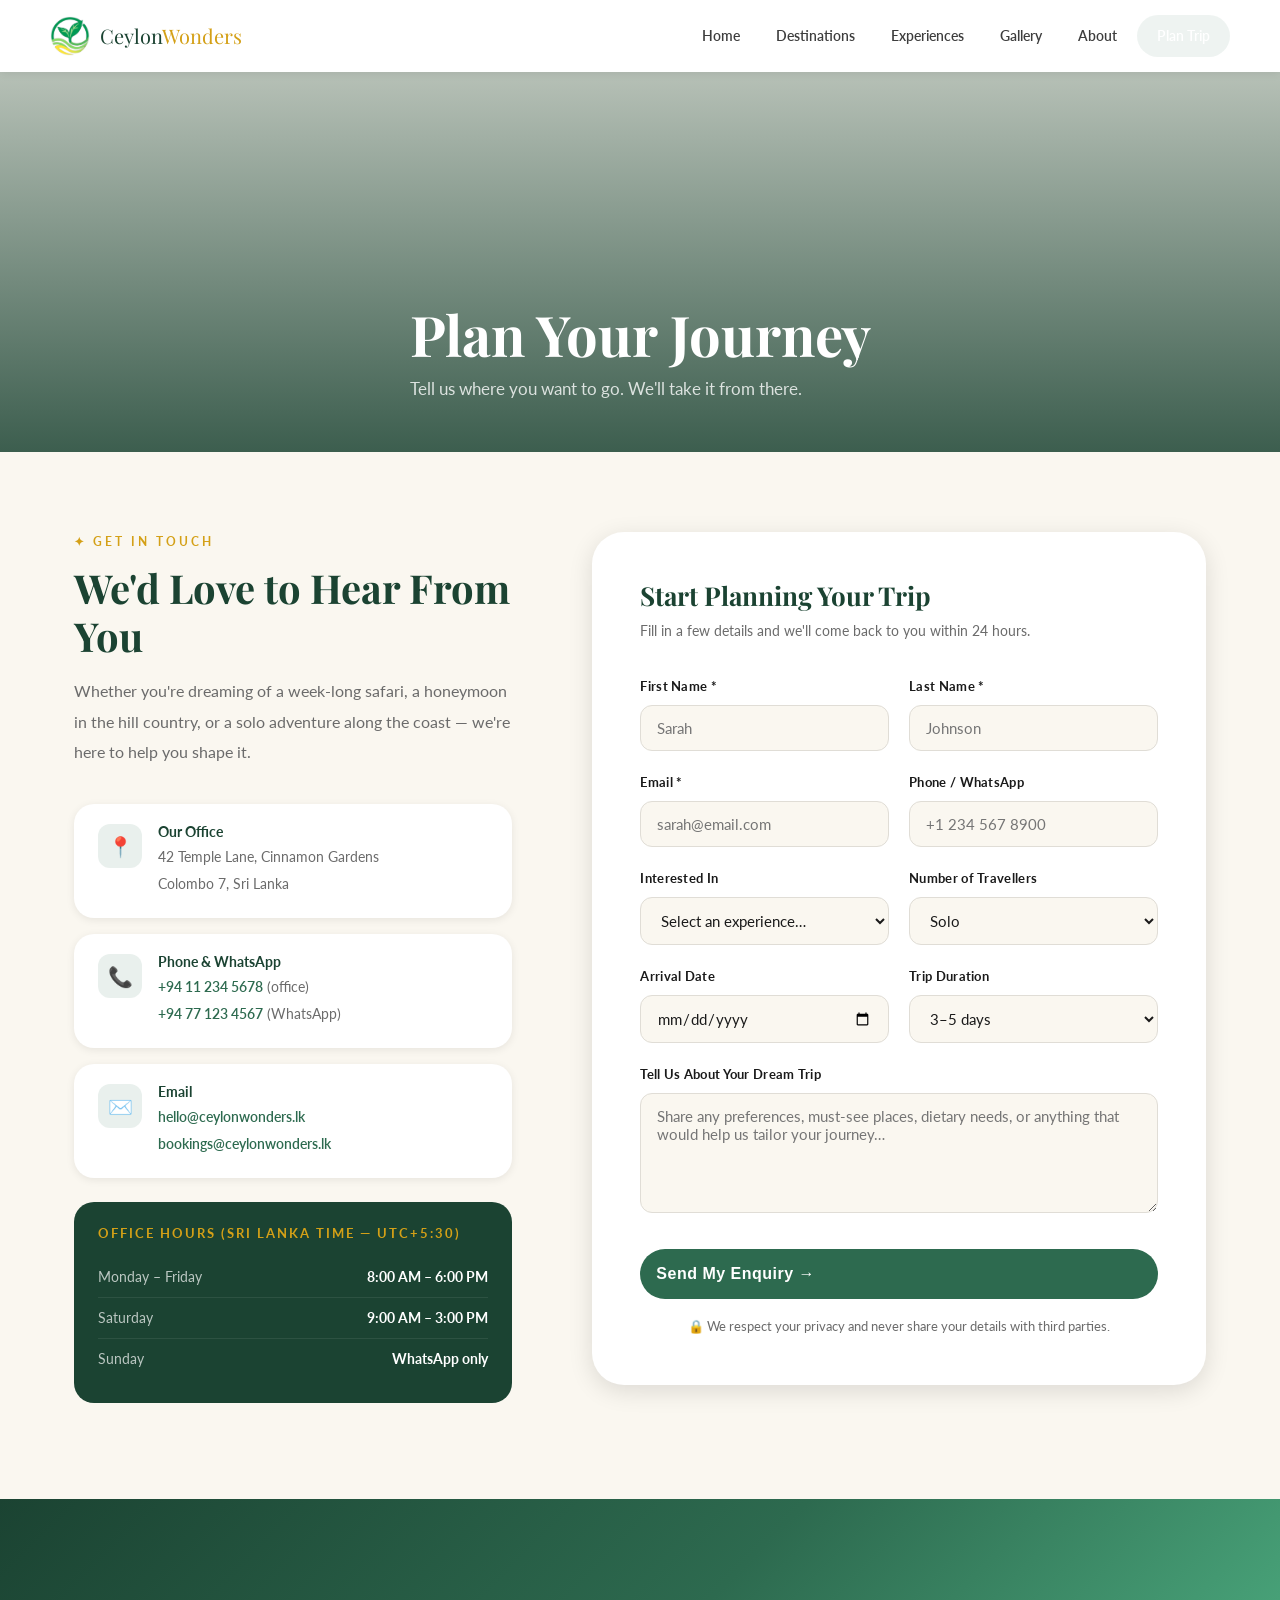
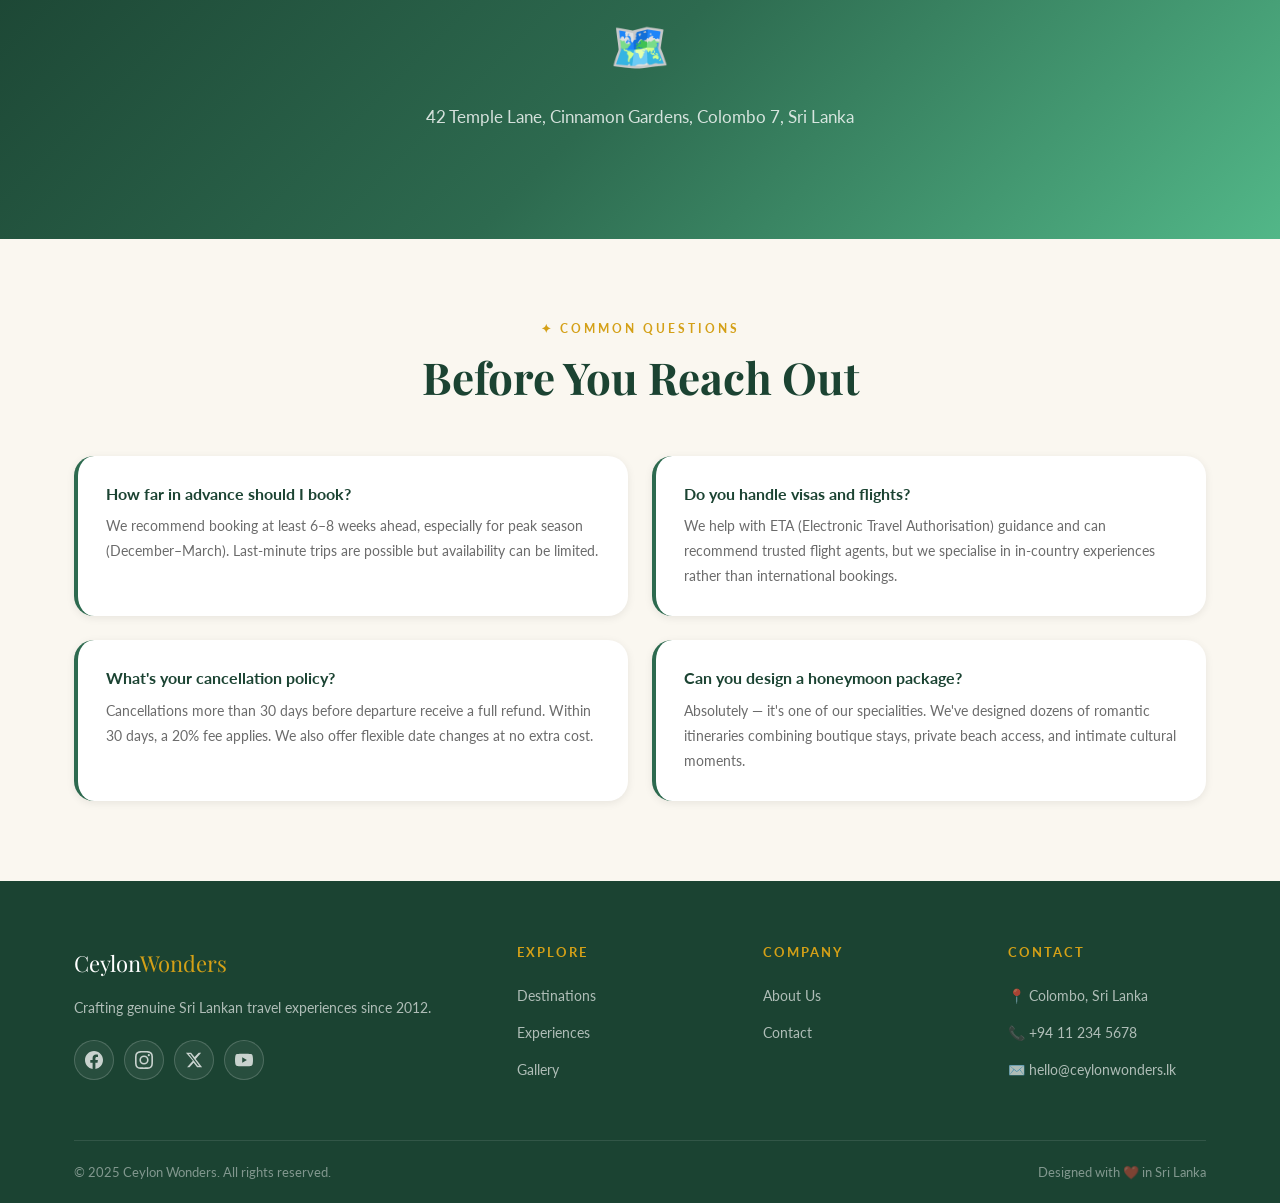
<file: contact.html>
<!DOCTYPE html>
<html lang="en">
<head>
  <meta charset="UTF-8" />
  <meta name="viewport" content="width=device-width, initial-scale=1.0" />
  <title>Contact Us — Ceylon Wonders</title>
  <link rel="preconnect" href="https://fonts.googleapis.com" />
  <link href="https://fonts.googleapis.com/css2?family=Playfair+Display:ital,wght@0,400;0,700;1,400&family=Lato:wght@400;600;700&display=swap" rel="stylesheet" />
  <link rel="stylesheet" href="style.css" />
  <link rel="icon" type="image/png" sizes="32x32" href="images/favicon-32.png" />
  <link rel="icon" type="image/png" sizes="16x16" href="images/favicon-16.png" />
  <link rel="apple-touch-icon" href="images/favicon-192.png" />
  <link rel="icon" type="image/png" sizes="32x32" href="images/favicon-32.png" />
  <link rel="icon" type="image/png" sizes="16x16" href="images/favicon-16.png" />
  <link rel="apple-touch-icon" href="images/favicon-192.png" />
  <style>
    .contact-section { padding: 80px 0 96px; }
    .contact-grid { display: grid; grid-template-columns: 1fr 1.4fr; gap: 80px; align-items: start; }

    .contact-info h2 { font-size: clamp(28px, 4vw, 40px); color: var(--green-dark); margin-bottom: 16px; }
    .contact-info p { color: var(--text-muted); line-height: 1.9; margin-bottom: 36px; }

    .info-card {
      background: var(--white);
      border-radius: var(--radius-lg);
      padding: 20px 24px;
      margin-bottom: 16px;
      display: flex;
      align-items: flex-start;
      gap: 16px;
      box-shadow: var(--shadow-sm);
    }
    .info-card-icon {
      width: 44px; height: 44px;
      background: rgba(45,106,79,0.1);
      border-radius: var(--radius-md);
      display: flex; align-items: center; justify-content: center;
      font-size: 20px;
      flex-shrink: 0;
    }
    .info-card-text h4 { font-family: 'Lato', sans-serif; font-size: 14px; font-weight: 700; color: var(--green-dark); margin-bottom: 4px; }
    .info-card-text p { font-size: 14px; color: var(--text-muted); margin: 0; }
    .info-card-text a { color: var(--green-mid); font-weight: 600; }

    .hours-block { background: var(--green-dark); border-radius: var(--radius-lg); padding: 24px; margin-top: 24px; }
    .hours-block h4 { font-family: 'Lato', sans-serif; font-size: 13px; font-weight: 700; letter-spacing: 2px; text-transform: uppercase; color: var(--gold); margin-bottom: 16px; }
    .hours-row { display: flex; justify-content: space-between; align-items: center; padding: 8px 0; border-bottom: 1px solid rgba(255,255,255,0.08); }
    .hours-row:last-child { border-bottom: none; }
    .hours-row span { font-size: 14px; color: rgba(255,255,255,0.7); }
    .hours-row strong { font-size: 14px; color: var(--white); }

    /* FORM */
    .contact-form-wrap {
      background: var(--white);
      border-radius: var(--radius-xl);
      padding: 48px;
      box-shadow: var(--shadow-md);
    }
    .form-header { margin-bottom: 32px; }
    .form-header h3 { font-size: 26px; color: var(--green-dark); margin-bottom: 8px; }
    .form-header p { font-size: 14px; color: var(--text-muted); }

    .form-row { display: grid; grid-template-columns: 1fr 1fr; gap: 20px; }
    .form-group { margin-bottom: 20px; }
    .form-group label { display: block; font-size: 13px; font-weight: 700; color: var(--text-dark); margin-bottom: 8px; letter-spacing: 0.3px; }
    .form-group input,
    .form-group select,
    .form-group textarea {
      width: 100%;
      padding: 13px 16px;
      border: 1.5px solid #E0DDD6;
      border-radius: var(--radius-md);
      font-size: 15px;
      font-family: 'Lato', sans-serif;
      color: var(--text-dark);
      background: var(--cream);
      transition: var(--transition);
      outline: none;
    }
    .form-group input:focus,
    .form-group select:focus,
    .form-group textarea:focus { border-color: var(--green-mid); background: var(--white); box-shadow: 0 0 0 3px rgba(45,106,79,0.1); }
    .form-group textarea { resize: vertical; min-height: 120px; }
    .form-group select { cursor: pointer; }

    .form-submit { width: 100%; padding: 16px; font-size: 16px; border-radius: var(--radius-xl); margin-top: 8px; }
    .form-note { text-align: center; margin-top: 16px; font-size: 13px; color: var(--text-muted); }

    .success-msg {
      display: none;
      background: rgba(82,183,136,0.12);
      border: 1.5px solid var(--green-light);
      border-radius: var(--radius-md);
      padding: 20px 24px;
      color: var(--green-dark);
      font-size: 15px;
      text-align: center;
      margin-top: 20px;
    }

    /* MAP PLACEHOLDER */
    .map-section { background: var(--cream-dark); padding: 0; height: 340px; position: relative; overflow: hidden; }
    .map-placeholder {
      width: 100%; height: 100%;
      background: linear-gradient(135deg, #1B4332 0%, #2D6A4F 50%, #52B788 100%);
      display: flex;
      align-items: center;
      justify-content: center;
      flex-direction: column;
      gap: 16px;
    }
    .map-placeholder span { font-size: 48px; }
    .map-placeholder p { color: rgba(255,255,255,0.8); font-size: 17px; }

    /* FAQ */
    .faq-section { padding: 80px 0; }
    .faq-grid { display: grid; grid-template-columns: 1fr 1fr; gap: 24px; margin-top: 52px; }
    .faq-item {
      background: var(--white);
      border-radius: var(--radius-lg);
      padding: 28px;
      box-shadow: var(--shadow-sm);
      border-left: 4px solid var(--green-mid);
    }
    .faq-item h4 { font-family: 'Lato', sans-serif; font-size: 16px; font-weight: 700; color: var(--green-dark); margin-bottom: 10px; }
    .faq-item p { font-size: 14px; color: var(--text-muted); line-height: 1.8; }

    @media (max-width: 900px) {
      .contact-grid { grid-template-columns: 1fr; gap: 48px; }
      .faq-grid { grid-template-columns: 1fr; }
    }
    @media (max-width: 640px) {
      .form-row { grid-template-columns: 1fr; }
      .contact-form-wrap { padding: 28px 20px; }
    }
  </style>
</head>
<body>

  <nav class="navbar scrolled" id="navbar">
    <div class="nav-inner">
      <a href="index.html" class="nav-logo">
        <div class="nav-logo-icon" style="background:none;border-radius:0;box-shadow:none;">
	   <img src="images/logo.png" alt="Ceylon Wonders logo" style="width:100%;height:100%;object-fit:contain;" />
       </div>
        <span class="nav-logo-text">Ceylon<span>Wonders</span></span>
      </a>
      <div class="nav-links">
        <a href="index.html">Home</a>
        <a href="destinations.html">Destinations</a>
        <a href="experiences.html">Experiences</a>
        <a href="gallery.html">Gallery</a>
        <a href="about.html">About</a>
        <a href="contact.html" class="active nav-cta">Plan Trip</a>
      </div>
      <div class="nav-hamburger" id="hamburger"><span></span><span></span><span></span></div>
    </div>
    <div class="nav-mobile" id="nav-mobile">
      <a href="index.html">Home</a>
      <a href="destinations.html">Destinations</a>
      <a href="experiences.html">Experiences</a>
      <a href="gallery.html">Gallery</a>
      <a href="about.html">About</a>
      <a href="contact.html">Plan Trip</a>
    </div>
  </nav>

  <div style="height:72px;"></div>

  <div class="page-hero">
    <div class="page-hero-bg" style="background-image:url('https://images.unsplash.com/photo-1519046904884-53103b34b206?w=1400&q=80');"></div>
    <div class="page-hero-overlay"></div>
    <div class="container"><div class="page-hero-content"><h1>Plan Your Journey</h1><p>Tell us where you want to go. We'll take it from there.</p></div></div>
  </div>

  <section class="contact-section">
    <div class="container">
      <div class="contact-grid">
        <!-- INFO -->
        <div class="contact-info">
          <span class="section-label">✦ Get in Touch</span>
          <h2>We'd Love to Hear From You</h2>
          <p>Whether you're dreaming of a week-long safari, a honeymoon in the hill country, or a solo adventure along the coast — we're here to help you shape it.</p>

          <div class="info-card">
            <div class="info-card-icon">📍</div>
            <div class="info-card-text">
              <h4>Our Office</h4>
              <p>42 Temple Lane, Cinnamon Gardens<br/>Colombo 7, Sri Lanka</p>
            </div>
          </div>
          <div class="info-card">
            <div class="info-card-icon">📞</div>
            <div class="info-card-text">
              <h4>Phone & WhatsApp</h4>
              <p><a href="tel:+94112345678">+94 11 234 5678</a> (office)<br/><a href="tel:+94771234567">+94 77 123 4567</a> (WhatsApp)</p>
            </div>
          </div>
          <div class="info-card">
            <div class="info-card-icon">✉️</div>
            <div class="info-card-text">
              <h4>Email</h4>
              <p><a href="mailto:hello@ceylonwonders.lk">hello@ceylonwonders.lk</a><br/><a href="mailto:bookings@ceylonwonders.lk">bookings@ceylonwonders.lk</a></p>
            </div>
          </div>

          <div class="hours-block">
            <h4>Office Hours (Sri Lanka Time — UTC+5:30)</h4>
            <div class="hours-row"><span>Monday – Friday</span><strong>8:00 AM – 6:00 PM</strong></div>
            <div class="hours-row"><span>Saturday</span><strong>9:00 AM – 3:00 PM</strong></div>
            <div class="hours-row"><span>Sunday</span><strong>WhatsApp only</strong></div>
          </div>
        </div>

        <!-- FORM -->
        <div class="contact-form-wrap">
          <div class="form-header">
            <h3>Start Planning Your Trip</h3>
            <p>Fill in a few details and we'll come back to you within 24 hours.</p>
          </div>
          <form id="contactForm" novalidate>
            <div class="form-row">
              <div class="form-group">
                <label for="fname">First Name *</label>
                <input type="text" id="fname" placeholder="Sarah" required />
              </div>
              <div class="form-group">
                <label for="lname">Last Name *</label>
                <input type="text" id="lname" placeholder="Johnson" required />
              </div>
            </div>
            <div class="form-row">
              <div class="form-group">
                <label for="email">Email *</label>
                <input type="email" id="email" placeholder="sarah@email.com" required />
              </div>
              <div class="form-group">
                <label for="phone">Phone / WhatsApp</label>
                <input type="tel" id="phone" placeholder="+1 234 567 8900" />
              </div>
            </div>
            <div class="form-row">
              <div class="form-group">
                <label for="interest">Interested In</label>
                <select id="interest">
                  <option value="">Select an experience…</option>
                  <option>Wildlife Safari</option>
                  <option>Cultural Heritage Tour</option>
                  <option>Beach & Coastal Escape</option>
                  <option>Tea Country & Highlands</option>
                  <option>Surf & Water Sports</option>
                  <option>Full Island Journey</option>
                  <option>Custom Itinerary</option>
                </select>
              </div>
              <div class="form-group">
                <label for="travellers">Number of Travellers</label>
                <select id="travellers">
                  <option>Solo</option>
                  <option>2 people</option>
                  <option>3–5 people</option>
                  <option>6–10 people</option>
                  <option>Group (10+)</option>
                </select>
              </div>
            </div>
            <div class="form-row">
              <div class="form-group">
                <label for="arrival">Arrival Date</label>
                <input type="date" id="arrival" />
              </div>
              <div class="form-group">
                <label for="duration">Trip Duration</label>
                <select id="duration">
                  <option>3–5 days</option>
                  <option>1 week</option>
                  <option>10–12 days</option>
                  <option>2 weeks</option>
                  <option>3+ weeks</option>
                  <option>Flexible</option>
                </select>
              </div>
            </div>
            <div class="form-group">
              <label for="message">Tell Us About Your Dream Trip</label>
              <textarea id="message" placeholder="Share any preferences, must-see places, dietary needs, or anything that would help us tailor your journey…"></textarea>
            </div>
            <button type="submit" class="btn-primary form-submit">Send My Enquiry →</button>
            <p class="form-note">🔒 We respect your privacy and never share your details with third parties.</p>
          </form>
          <div class="success-msg" id="successMsg">
            ✅ Thank you! Your enquiry has been received. A member of our team will be in touch within 24 hours.
          </div>
        </div>
      </div>
    </div>
  </section>

  <!-- MAP -->
  <div class="map-section">
    <div class="map-placeholder">
      <span>🗺️</span>
      <p>42 Temple Lane, Cinnamon Gardens, Colombo 7, Sri Lanka</p>
    </div>
  </div>

  <!-- FAQ -->
  <section class="faq-section">
    <div class="container">
      <div style="text-align:center;">
        <span class="section-label">✦ Common Questions</span>
        <h2 class="section-title">Before You Reach Out</h2>
      </div>
      <div class="faq-grid">
        <div class="faq-item">
          <h4>How far in advance should I book?</h4>
          <p>We recommend booking at least 6–8 weeks ahead, especially for peak season (December–March). Last-minute trips are possible but availability can be limited.</p>
        </div>
        <div class="faq-item">
          <h4>Do you handle visas and flights?</h4>
          <p>We help with ETA (Electronic Travel Authorisation) guidance and can recommend trusted flight agents, but we specialise in in-country experiences rather than international bookings.</p>
        </div>
        <div class="faq-item">
          <h4>What's your cancellation policy?</h4>
          <p>Cancellations more than 30 days before departure receive a full refund. Within 30 days, a 20% fee applies. We also offer flexible date changes at no extra cost.</p>
        </div>
        <div class="faq-item">
          <h4>Can you design a honeymoon package?</h4>
          <p>Absolutely — it's one of our specialities. We've designed dozens of romantic itineraries combining boutique stays, private beach access, and intimate cultural moments.</p>
        </div>
      </div>
    </div>
  </section>

  <footer>
    <div class="container">
      <div class="footer-grid">
        <div class="footer-brand">
          <span class="nav-logo-text">Ceylon<span style="color:var(--gold)">Wonders</span></span>
          <p>Crafting genuine Sri Lankan travel experiences since 2012.</p>
          <div class="footer-social">
            <a href="#" class="fb" aria-label="Facebook">
              <svg viewBox="0 0 24 24" xmlns="http://www.w3.org/2000/svg"><path d="M24 12.073C24 5.405 18.627 0 12 0S0 5.405 0 12.073C0 18.1 4.388 23.094 10.125 24v-8.437H7.078v-3.49h3.047V9.41c0-3.025 1.792-4.697 4.533-4.697 1.312 0 2.686.236 2.686.236v2.97h-1.513c-1.491 0-1.956.93-1.956 1.886v2.268h3.328l-.532 3.49h-2.796V24C19.612 23.094 24 18.1 24 12.073z"/></svg>
            </a>
            <a href="#" class="ig" aria-label="Instagram">
              <svg viewBox="0 0 24 24" xmlns="http://www.w3.org/2000/svg"><path d="M12 2.163c3.204 0 3.584.012 4.85.07 3.252.148 4.771 1.691 4.919 4.919.058 1.265.069 1.645.069 4.849 0 3.205-.012 3.584-.069 4.849-.149 3.225-1.664 4.771-4.919 4.919-1.266.058-1.644.07-4.85.07-3.204 0-3.584-.012-4.849-.07-3.26-.149-4.771-1.699-4.919-4.92-.058-1.265-.07-1.644-.07-4.849 0-3.204.013-3.583.07-4.849.149-3.227 1.664-4.771 4.919-4.919 1.266-.057 1.645-.069 4.849-.069zM12 0C8.741 0 8.333.014 7.053.072 2.695.272.273 2.69.073 7.052.014 8.333 0 8.741 0 12c0 3.259.014 3.668.072 4.948.2 4.358 2.618 6.78 6.98 6.98C8.333 23.986 8.741 24 12 24c3.259 0 3.668-.014 4.948-.072 4.354-.2 6.782-2.618 6.979-6.98.059-1.28.073-1.689.073-4.948 0-3.259-.014-3.667-.072-4.947-.196-4.354-2.617-6.78-6.979-6.98C15.668.014 15.259 0 12 0zm0 5.838a6.162 6.162 0 100 12.324 6.162 6.162 0 000-12.324zM12 16a4 4 0 110-8 4 4 0 010 8zm6.406-11.845a1.44 1.44 0 100 2.881 1.44 1.44 0 000-2.881z"/></svg>
            </a>
            <a href="#" class="tw" aria-label="X (Twitter)">
              <svg viewBox="0 0 24 24" xmlns="http://www.w3.org/2000/svg"><path d="M18.244 2.25h3.308l-7.227 8.26 8.502 11.24H16.17l-4.714-6.231-5.401 6.231H2.746l7.73-8.835L1.254 2.25H8.08l4.713 5.894 5.45-5.894zm-1.161 17.52h1.833L7.084 4.126H5.117z"/></svg>
            </a>
            <a href="#" class="yt" aria-label="YouTube">
              <svg viewBox="0 0 24 24" xmlns="http://www.w3.org/2000/svg"><path d="M23.495 6.205a3.007 3.007 0 00-2.088-2.088c-1.87-.501-9.396-.501-9.396-.501s-7.507-.01-9.396.501A3.007 3.007 0 00.527 6.205a31.247 31.247 0 00-.522 5.805 31.247 31.247 0 00.522 5.783 3.007 3.007 0 002.088 2.088c1.868.502 9.396.502 9.396.502s7.506 0 9.396-.502a3.007 3.007 0 002.088-2.088 31.247 31.247 0 00.5-5.783 31.247 31.247 0 00-.5-5.805zM9.609 15.601V8.408l6.264 3.602z"/></svg>
            </a>
          </div>
        </div>
        <div class="footer-col"><h4>Explore</h4><ul><li><a href="destinations.html">Destinations</a></li><li><a href="experiences.html">Experiences</a></li><li><a href="gallery.html">Gallery</a></li></ul></div>
        <div class="footer-col"><h4>Company</h4><ul><li><a href="about.html">About Us</a></li><li><a href="contact.html">Contact</a></li></ul></div>
        <div class="footer-col"><h4>Contact</h4><ul><li><a href="#">📍 Colombo, Sri Lanka</a></li><li><a href="#">📞 +94 11 234 5678</a></li><li><a href="#">✉️ hello@ceylonwonders.lk</a></li></ul></div>
      </div>
      <div class="footer-bottom"><span>© 2025 Ceylon Wonders. All rights reserved.</span><span>Designed with ❤️ in Sri Lanka</span></div>
    </div>
  </footer>

  <script>
    document.getElementById('hamburger').addEventListener('click', () => {
      document.getElementById('nav-mobile').classList.toggle('open');
    });
    document.getElementById('contactForm').addEventListener('submit', function(e) {
      e.preventDefault();
      const fname = document.getElementById('fname').value.trim();
      const email = document.getElementById('email').value.trim();
      if (!fname || !email) {
        alert('Please fill in your name and email before submitting.');
        return;
      }
      this.style.display = 'none';
      document.getElementById('successMsg').style.display = 'block';
    });
  </script>
</body>
</html>
</file>
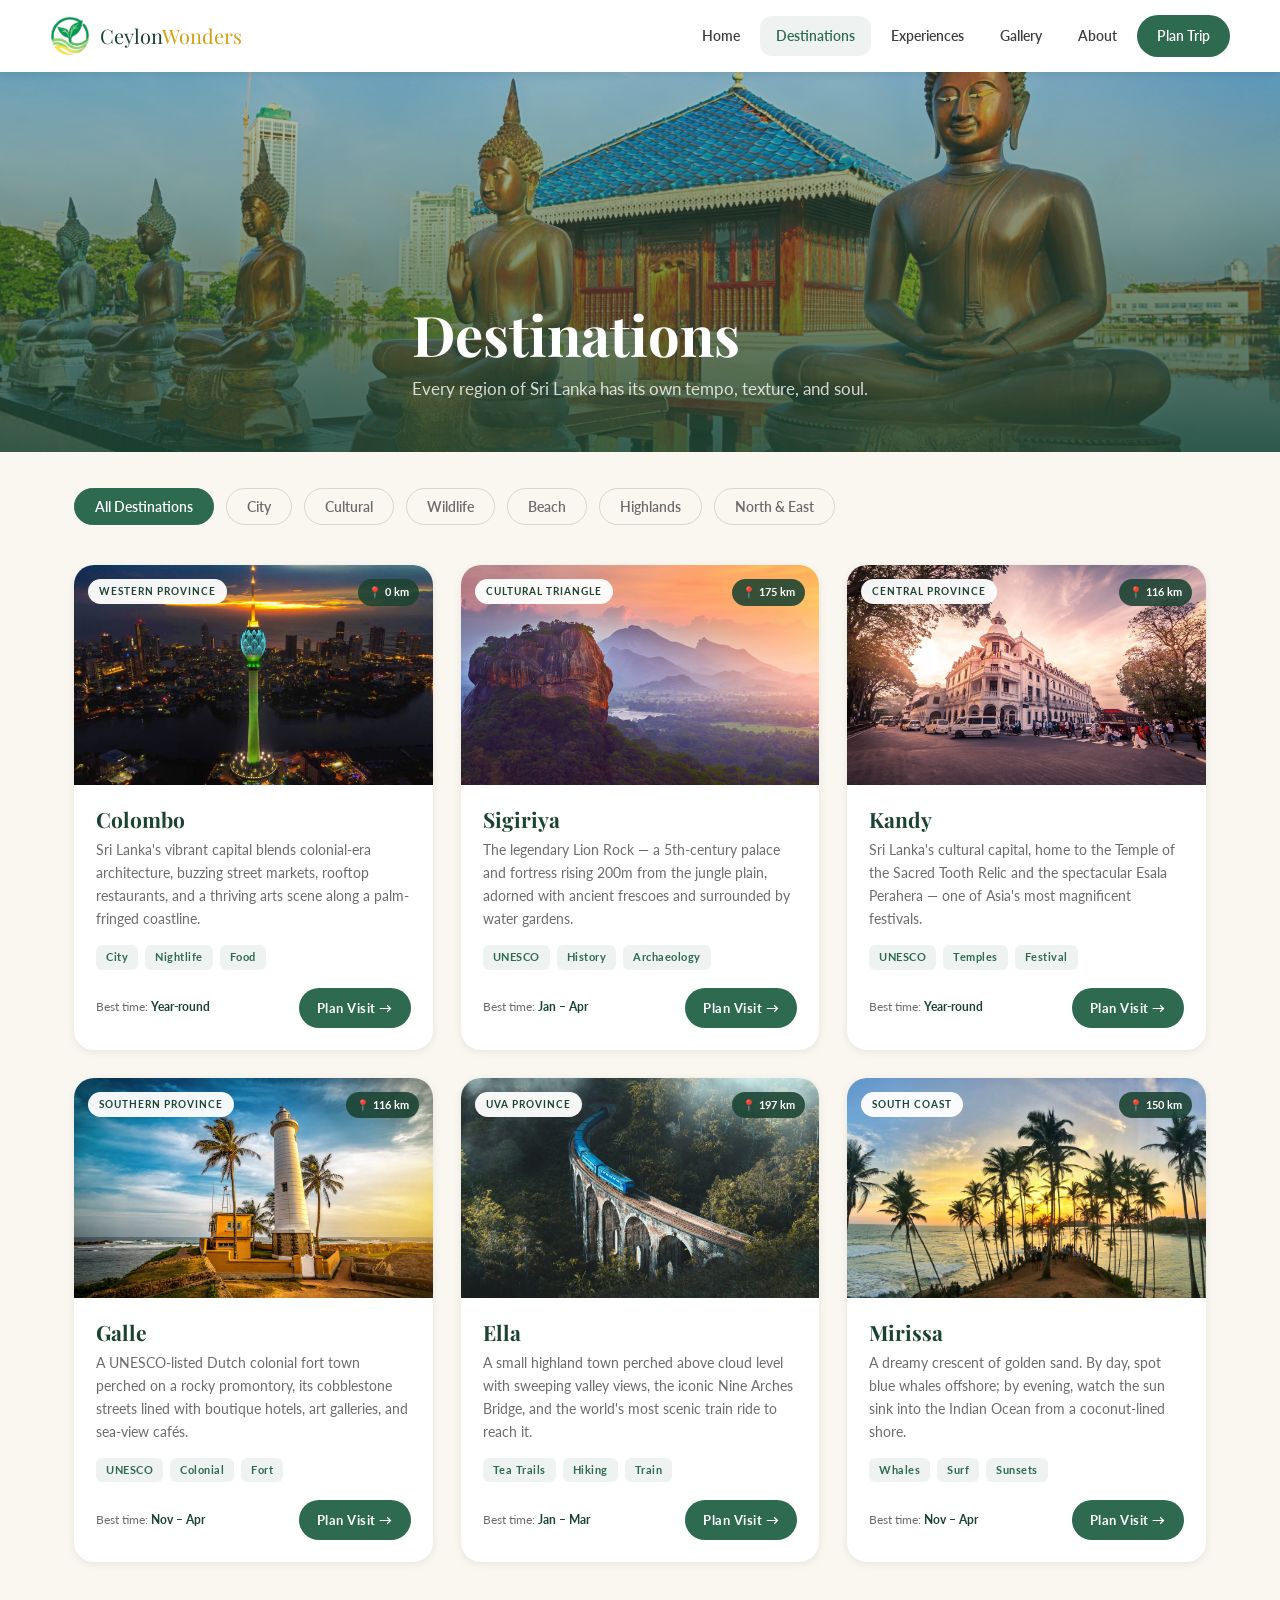
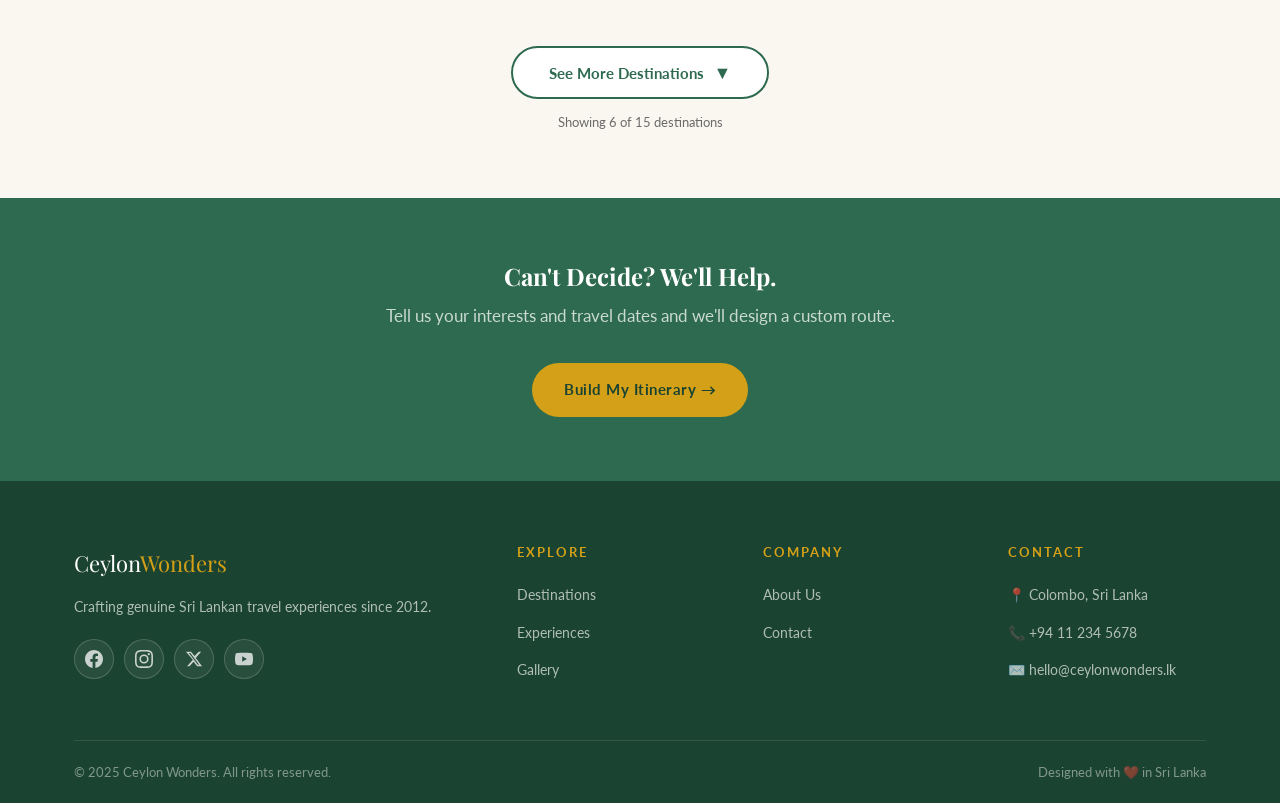
<file: Destinations.html>
<!DOCTYPE html>
<html lang="en">
<head>
  <meta charset="UTF-8" />
  <meta name="viewport" content="width=device-width, initial-scale=1.0" />
  <title>Destinations — Ceylon Wonders</title>
  <link rel="preconnect" href="https://fonts.googleapis.com" />
  <link href="https://fonts.googleapis.com/css2?family=Playfair+Display:ital,wght@0,400;0,700;1,400&family=Lato:wght@400;600;700&display=swap" rel="stylesheet" />
  <link rel="stylesheet" href="style.css" />
  <link rel="icon" type="image/png" sizes="32x32" href="images/favicon-32.png" />
  <link rel="icon" type="image/png" sizes="16x16" href="images/favicon-16.png" />
  <link rel="apple-touch-icon" href="images/favicon-192.png" />
  <style>
    .filter-bar { padding: 36px 0 0; }
    .filter-bar-inner { display: flex; align-items: center; gap: 12px; flex-wrap: wrap; }
    .filter-btn {
      padding: 9px 20px;
      border-radius: 100px;
      border: 1.5px solid #D9D5CC;
      background: transparent;
      font-size: 14px;
      font-weight: 600;
      font-family: 'Lato', sans-serif;
      color: var(--text-muted);
      cursor: pointer;
      transition: var(--transition);
    }
    .filter-btn:hover,
    .filter-btn.active { background: var(--green-mid); color: var(--white); border-color: var(--green-mid); }

    .destinations-section { padding: 40px 0 48px; }
    .dest-grid { display: grid; grid-template-columns: repeat(3, 1fr); gap: 28px; }

    .dest-full-card {
      background: var(--white);
      border-radius: var(--radius-lg);
      overflow: hidden;
      box-shadow: var(--shadow-sm);
      transition: var(--transition);
    }
    .dest-full-card:hover { transform: translateY(-6px); box-shadow: var(--shadow-lg); }
    .dest-full-card .card-img { height: 220px; position: relative; overflow: hidden; }
    .dest-full-card .card-img img { height: 100%; width: 100%; object-fit: cover; transition: transform 0.5s ease; }
    .dest-full-card:hover .card-img img { transform: scale(1.06); }
    .dest-full-card .card-img .region-badge {
      position: absolute;
      top: 14px; left: 14px;
      background: rgba(255,255,255,0.95);
      color: var(--green-dark);
      font-size: 10px;
      font-weight: 700;
      letter-spacing: 1px;
      text-transform: uppercase;
      padding: 4px 11px;
      border-radius: 100px;
    }
    .dest-full-card .card-img .dist-badge {
      position: absolute;
      top: 14px; right: 14px;
      background: rgba(27,67,50,0.88);
      color: var(--white);
      font-size: 11px;
      font-weight: 700;
      padding: 4px 10px;
      border-radius: 100px;
      display: flex;
      align-items: center;
      gap: 4px;
    }
    .dest-info { padding: 22px; }
    .dest-info h3 { font-size: 21px; color: var(--green-dark); margin-bottom: 7px; }
    .dest-info p { font-size: 13.5px; color: var(--text-muted); line-height: 1.7; margin-bottom: 14px; }
    .dest-tags { display: flex; gap: 7px; flex-wrap: wrap; margin-bottom: 18px; }
    .dest-tag { background: rgba(45,106,79,0.08); color: var(--green-mid); font-size: 11px; font-weight: 700; padding: 3px 10px; border-radius: var(--radius-sm); letter-spacing: 0.5px; }
    .dest-footer { display: flex; align-items: center; justify-content: space-between; }
    .dest-footer .best-time { font-size: 12px; color: var(--text-muted); }
    .dest-footer .best-time strong { color: var(--green-dark); }

    /* hidden-card class removed — JS controls visibility entirely */

    /* see more / less bar */
    .see-more-wrap {
      text-align: center;
      padding: 36px 0 64px;
    }
    .see-more-btn {
      display: inline-flex;
      align-items: center;
      gap: 10px;
      background: var(--white);
      color: var(--green-mid);
      border: 2px solid var(--green-mid);
      padding: 13px 36px;
      border-radius: 100px;
      font-size: 15px;
      font-weight: 700;
      font-family: 'Lato', sans-serif;
      cursor: pointer;
      transition: var(--transition);
    }
    .see-more-btn:hover { background: var(--green-mid); color: var(--white); }
    .see-more-btn .arrow { font-size: 18px; transition: transform 0.3s ease; }
    .see-more-btn.open .arrow { transform: rotate(180deg); }

    .dest-count-label {
      display: block;
      font-size: 13px;
      color: var(--text-muted);
      margin-top: 12px;
    }

    @media (max-width: 900px) { .dest-grid { grid-template-columns: 1fr 1fr; } }
    @media (max-width: 640px) { .dest-grid { grid-template-columns: 1fr; } }
  </style>
</head>
<body>

  <nav class="navbar scrolled" id="navbar">
    <div class="nav-inner">
      <a href="index.html" class="nav-logo">
	  <div class="nav-logo-icon" style="background:none;border-radius:0;box-shadow:none;">
	   <img src="images/logo.png" alt="Ceylon Wonders logo" style="width:100%;height:100%;object-fit:contain;" />
       </div>
	  <span class="nav-logo-text">Ceylon<span>Wonders</span></span></a>
      <div class="nav-links">
        <a href="index.html">Home</a>
        <a href="destinations.html" class="active">Destinations</a>
        <a href="experiences.html">Experiences</a>
        <a href="gallery.html">Gallery</a>
        <a href="about.html">About</a>
        <a href="contact.html" class="nav-cta">Plan Trip</a>
      </div>
      <div class="nav-hamburger" id="hamburger"><span></span><span></span><span></span></div>
    </div>
    <div class="nav-mobile" id="nav-mobile">
      <a href="index.html">Home</a><a href="destinations.html">Destinations</a><a href="experiences.html">Experiences</a><a href="gallery.html">Gallery</a><a href="about.html">About</a><a href="contact.html">Plan Trip</a>
    </div>
  </nav>

  <div style="height:72px;"></div>

  <div class="page-hero">
    <div class="page-hero-bg" style="background-image:url('images/cfe4af68-11e4-4ef2-9815-f66ae16012e8.webp');"></div>
    <div class="page-hero-overlay"></div>
    <div class="container"><div class="page-hero-content"><h1>Destinations</h1><p>Every region of Sri Lanka has its own tempo, texture, and soul.</p></div></div>
  </div>

  <!-- FILTER -->
  <div class="filter-bar">
    <div class="container">
      <div class="filter-bar-inner">
        <button class="filter-btn active" data-filter="all">All Destinations</button>
        <button class="filter-btn" data-filter="city">City</button>
        <button class="filter-btn" data-filter="cultural">Cultural</button>
        <button class="filter-btn" data-filter="wildlife">Wildlife</button>
        <button class="filter-btn" data-filter="beach">Beach</button>
        <button class="filter-btn" data-filter="highlands">Highlands</button>
        <button class="filter-btn" data-filter="north">North & East</button>
      </div>
    </div>
  </div>

  <!-- DESTINATIONS GRID -->
  <section class="destinations-section">
    <div class="container">
      <div class="dest-grid" id="destGrid">

        <!-- 1. COLOMBO — 0 km -->
        <div class="dest-full-card" data-cat="city" data-index="1">
          <div class="card-img">
            <img src="images/istockphoto-2150515282-612x612.jpg" alt="Colombo"/>
            <span class="region-badge">Western Province</span>
            <span class="dist-badge">📍 0 km</span>
          </div>
          <div class="dest-info">
            <h3>Colombo</h3>
            <p>Sri Lanka's vibrant capital blends colonial-era architecture, buzzing street markets, rooftop restaurants, and a thriving arts scene along a palm-fringed coastline.</p>
            <div class="dest-tags"><span class="dest-tag">City</span><span class="dest-tag">Nightlife</span><span class="dest-tag">Food</span></div>
            <div class="dest-footer"><div class="best-time">Best time: <strong>Year-round</strong></div><a href="contact.html" class="btn-primary" style="padding:9px 18px;font-size:13px;">Plan Visit →</a></div>
          </div>
        </div>

        <!-- 2. SIGIRIYA — 175 km -->
        <div class="dest-full-card" data-cat="cultural" data-index="2">
          <div class="card-img">
            <img src="images/360_F_322535378_f2I0DBWZpMIUz6DQdFGzBgasc9uE3CKY.jpg" alt="Sigiriya"/>
            <span class="region-badge">Cultural Triangle</span>
            <span class="dist-badge">📍 175 km</span>
          </div>
          <div class="dest-info">
            <h3>Sigiriya</h3>
            <p>The legendary Lion Rock — a 5th-century palace and fortress rising 200m from the jungle plain, adorned with ancient frescoes and surrounded by water gardens.</p>
            <div class="dest-tags"><span class="dest-tag">UNESCO</span><span class="dest-tag">History</span><span class="dest-tag">Archaeology</span></div>
            <div class="dest-footer"><div class="best-time">Best time: <strong>Jan – Apr</strong></div><a href="contact.html" class="btn-primary" style="padding:9px 18px;font-size:13px;">Plan Visit →</a></div>
          </div>
        </div>

        <!-- 3. KANDY — 116 km -->
        <div class="dest-full-card" data-cat="cultural" data-index="3">
          <div class="card-img">
            <img src="images/Queen_s_Hotel_Kandy_5f7dfa59b5-scaled.jpg" alt="Kandy"/>
            <span class="region-badge">Central Province</span>
            <span class="dist-badge">📍 116 km</span>
          </div>
          <div class="dest-info">
            <h3>Kandy</h3>
            <p>Sri Lanka's cultural capital, home to the Temple of the Sacred Tooth Relic and the spectacular Esala Perahera — one of Asia's most magnificent festivals.</p>
            <div class="dest-tags"><span class="dest-tag">UNESCO</span><span class="dest-tag">Temples</span><span class="dest-tag">Festival</span></div>
            <div class="dest-footer"><div class="best-time">Best time: <strong>Year-round</strong></div><a href="contact.html" class="btn-primary" style="padding:9px 18px;font-size:13px;">Plan Visit →</a></div>
          </div>
        </div>

        <!-- 4. GALLE — 116 km -->
        <div class="dest-full-card" data-cat="cultural" data-index="4">
          <div class="card-img">
            <img src="images/istockphoto-1809403899-612x612.jpg" alt="Galle"/>
            <span class="region-badge">Southern Province</span>
            <span class="dist-badge">📍 116 km</span>
          </div>
          <div class="dest-info">
            <h3>Galle</h3>
            <p>A UNESCO-listed Dutch colonial fort town perched on a rocky promontory, its cobblestone streets lined with boutique hotels, art galleries, and sea-view cafés.</p>
            <div class="dest-tags"><span class="dest-tag">UNESCO</span><span class="dest-tag">Colonial</span><span class="dest-tag">Fort</span></div>
            <div class="dest-footer"><div class="best-time">Best time: <strong>Nov – Apr</strong></div><a href="contact.html" class="btn-primary" style="padding:9px 18px;font-size:13px;">Plan Visit →</a></div>
          </div>
        </div>

        <!-- 5. ELLA — 197 km -->
        <div class="dest-full-card" data-cat="highlands" data-index="5">
          <div class="card-img">
            <img src="images/demodara-nine-arch-bridge-ella-sri-lanka-scaled-1_77c0b1eb-4170-472a-b6df-950903726734.jpg" alt="Ella"/>
            <span class="region-badge">Uva Province</span>
            <span class="dist-badge">📍 197 km</span>
          </div>
          <div class="dest-info">
            <h3>Ella</h3>
            <p>A small highland town perched above cloud level with sweeping valley views, the iconic Nine Arches Bridge, and the world's most scenic train ride to reach it.</p>
            <div class="dest-tags"><span class="dest-tag">Tea Trails</span><span class="dest-tag">Hiking</span><span class="dest-tag">Train</span></div>
            <div class="dest-footer"><div class="best-time">Best time: <strong>Jan – Mar</strong></div><a href="contact.html" class="btn-primary" style="padding:9px 18px;font-size:13px;">Plan Visit →</a></div>
          </div>
        </div>

        <!-- 6. MIRISSA — 150 km -->
        <div class="dest-full-card" data-cat="beach" data-index="6">
          <div class="card-img">
            <img src="images/coco.jpg" alt="Mirissa"/>
            <span class="region-badge">South Coast</span>
            <span class="dist-badge">📍 150 km</span>
          </div>
          <div class="dest-info">
            <h3>Mirissa</h3>
            <p>A dreamy crescent of golden sand. By day, spot blue whales offshore; by evening, watch the sun sink into the Indian Ocean from a coconut-lined shore.</p>
            <div class="dest-tags"><span class="dest-tag">Whales</span><span class="dest-tag">Surf</span><span class="dest-tag">Sunsets</span></div>
            <div class="dest-footer"><div class="best-time">Best time: <strong>Nov – Apr</strong></div><a href="contact.html" class="btn-primary" style="padding:9px 18px;font-size:13px;">Plan Visit →</a></div>
          </div>
        </div>

        <!-- 7. POLONNARUWA — 216 km  [hidden by default] -->
        <div class="dest-full-card hidden-card" data-cat="cultural" data-index="7">
          <div class="card-img">
            <img src="images/sacred-quadrangle-at-polonnaruwa-ancient-city-pulathisipura-and-vijayarajapura-in-sri-lanka-photo.jpg" alt="Polonnaruwa"/>
            <span class="region-badge">Cultural Triangle</span>
            <span class="dist-badge">📍 216 km</span>
          </div>
          <div class="dest-info">
            <h3>Polonnaruwa</h3>
            <p>A medieval royal capital spread across the plains — colossal Buddha statues, intact palaces, and vast irrigation tanks that still water the land today.</p>
            <div class="dest-tags"><span class="dest-tag">UNESCO</span><span class="dest-tag">Ruins</span><span class="dest-tag">Cycling</span></div>
            <div class="dest-footer"><div class="best-time">Best time: <strong>May – Sep</strong></div><a href="contact.html" class="btn-primary" style="padding:9px 18px;font-size:13px;">Plan Visit →</a></div>
          </div>
        </div>

        <!-- 8. YALA — 300 km  [hidden] -->
        <div class="dest-full-card hidden-card" data-cat="wildlife" data-index="8">
          <div class="card-img">
            <img src="images/yala-leopard.webp" alt="Yala"/>
            <span class="region-badge">Southern Province</span>
            <span class="dist-badge">📍 300 km</span>
          </div>
          <div class="dest-info">
            <h3>Yala National Park</h3>
            <p>Home to the world's densest wild leopard population. Also elephants, sloth bears, crocodiles, and over 200 bird species in stunning dry-zone terrain.</p>
            <div class="dest-tags"><span class="dest-tag">Safari</span><span class="dest-tag">Leopards</span><span class="dest-tag">Birdwatching</span></div>
            <div class="dest-footer"><div class="best-time">Best time: <strong>Feb – Jul</strong></div><a href="contact.html" class="btn-primary" style="padding:9px 18px;font-size:13px;">Plan Visit →</a></div>
          </div>
        </div>

        <!-- 9. UDAWALAWE — 165 km  [hidden] -->
        <div class="dest-full-card hidden-card" data-cat="wildlife" data-index="9">
          <div class="card-img">
            <img src="images/udawalawe-national-park.jpg" alt="Udawalawe"/>
            <span class="region-badge">Sabaragamuwa</span>
            <span class="dist-badge">📍 165 km</span>
          </div>
          <div class="dest-info">
            <h3>Udawalawe</h3>
            <p>The best place in Sri Lanka to see large herds of wild elephants — up to 600 individuals roam this 30,000-hectare park around a vast reservoir.</p>
            <div class="dest-tags"><span class="dest-tag">Elephants</span><span class="dest-tag">Safari</span><span class="dest-tag">Family</span></div>
            <div class="dest-footer"><div class="best-time">Best time: <strong>Year-round</strong></div><a href="contact.html" class="btn-primary" style="padding:9px 18px;font-size:13px;">Plan Visit →</a></div>
          </div>
        </div>

        <!-- 10. TRINCOMALEE — 257 km  [hidden] -->
        <div class="dest-full-card hidden-card" data-cat="beach" data-index="10">
          <div class="card-img">
            <img src="images/01.jpg" alt="Trincomalee"/>
            <span class="region-badge">East Coast</span>
            <span class="dist-badge">📍 257 km</span>
          </div>
          <div class="dest-info">
            <h3>Trincomalee</h3>
            <p>Crystal-clear lagoons, deserted white-sand bays, and some of Asia's best snorkelling and diving in the warm waters of Pigeon Island Marine National Park.</p>
            <div class="dest-tags"><span class="dest-tag">Diving</span><span class="dest-tag">Snorkelling</span><span class="dest-tag">Beaches</span></div>
            <div class="dest-footer"><div class="best-time">Best time: <strong>May – Sep</strong></div><a href="contact.html" class="btn-primary" style="padding:9px 18px;font-size:13px;">Plan Visit →</a></div>
          </div>
        </div>

        <!-- 11. ADAM'S PEAK — 102 km  [hidden] -->
        <div class="dest-full-card hidden-card" data-cat="highlands" data-index="11">
          <div class="card-img">
            <img src="images/climbing-adams-peak-bell-mountain.jpg" alt="Adam's Peak"/>
            <span class="region-badge">Sabaragamuwa</span>
            <span class="dist-badge">📍 102 km</span>
          </div>
          <div class="dest-info">
            <h3>Adam's Peak</h3>
            <p>Sri Lanka's most sacred mountain, revered by Buddhists, Hindus, Muslims, and Christians alike. The pre-dawn pilgrimage to the summit is a deeply spiritual experience.</p>
            <div class="dest-tags"><span class="dest-tag">Pilgrimage</span><span class="dest-tag">Trekking</span><span class="dest-tag">Sunrise</span></div>
            <div class="dest-footer"><div class="best-time">Best time: <strong>Dec – May</strong></div><a href="contact.html" class="btn-primary" style="padding:9px 18px;font-size:13px;">Plan Visit →</a></div>
          </div>
        </div>

        <!-- 12. LIPTON'S SEAT (Haputale) — 186 km  [hidden] -->
        <div class="dest-full-card hidden-card" data-cat="highlands" data-index="12">
          <div class="card-img">
            <img src="images/e2.jpg" alt="Lipton's Seat, Haputale"/>
            <span class="region-badge">Uva Province</span>
            <span class="dist-badge">📍 186 km</span>
          </div>
          <div class="dest-info">
            <h3>Lipton's Seat, Haputale</h3>
            <p>Perched at 1,970m, this legendary viewpoint — favoured by Sir Thomas Lipton himself — offers a 270° panorama over rolling tea estates, valleys, and on a clear day, both coasts of Sri Lanka.</p>
            <div class="dest-tags"><span class="dest-tag">Tea Country</span><span class="dest-tag">Viewpoint</span><span class="dest-tag">Hiking</span></div>
            <div class="dest-footer"><div class="best-time">Best time: <strong>Jan – Apr</strong></div><a href="contact.html" class="btn-primary" style="padding:9px 18px;font-size:13px;">Plan Visit →</a></div>
          </div>
        </div>

        <!-- 13. KNUCKLES MOUNTAIN RANGE — 120 km  [hidden] -->
        <div class="dest-full-card hidden-card" data-cat="highlands" data-index="13">
          <div class="card-img">
            <img src="images/knuckles-mountain-range-001-1.avif" alt="Knuckles Mountain Range"/>
            <span class="region-badge">Central Province</span>
            <span class="dist-badge">📍 120 km</span>
          </div>
          <div class="dest-info">
            <h3>Knuckles Mountain Range</h3>
            <p>A UNESCO World Heritage wilderness of jagged cloud-capped peaks, misty waterfalls, and rare endemic wildlife — one of Sri Lanka's last true frontiers for trekkers and naturalists.</p>
            <div class="dest-tags"><span class="dest-tag">UNESCO</span><span class="dest-tag">Trekking</span><span class="dest-tag">Wildlife</span></div>
            <div class="dest-footer"><div class="best-time">Best time: <strong>Feb – May</strong></div><a href="contact.html" class="btn-primary" style="padding:9px 18px;font-size:13px;">Plan Visit →</a></div>
          </div>
        </div>

        <!-- 14. UPPER DIYALUMA FALLS — 195 km  [hidden] -->
        <div class="dest-full-card hidden-card" data-cat="highlands" data-index="14">
          <div class="card-img">
            <img src="images/29.jpg" alt="Upper Diyaluma Falls"/>
            <span class="region-badge">Uva Province</span>
            <span class="dist-badge">📍 195 km</span>
          </div>
          <div class="dest-info">
            <h3>Upper Diyaluma Falls</h3>
            <p>Sri Lanka's second highest waterfall at 171m, with a series of stunning natural infinity pools at the top that cascade down through lush jungle. A hidden gem worth every step of the climb.</p>
            <div class="dest-tags"><span class="dest-tag">Waterfall</span><span class="dest-tag">Natural Pools</span><span class="dest-tag">Hiking</span></div>
            <div class="dest-footer"><div class="best-time">Best time: <strong>Oct – Jan</strong></div><a href="contact.html" class="btn-primary" style="padding:9px 18px;font-size:13px;">Plan Visit →</a></div>
          </div>
        </div>

        <!-- 15. JAFFNA — 400 km  [hidden] -->
        <div class="dest-full-card hidden-card" data-cat="north" data-index="15">
          <div class="card-img">
            <img src="images/Jaffna-Fort-Sri-Lanka.jpg" alt="Jaffna"/>
            <span class="region-badge">Northern Province</span>
            <span class="dist-badge">📍 400 km</span>
          </div>
          <div class="dest-info">
            <h3>Jaffna</h3>
            <p>Sri Lanka's northern heart — a city of Tamil heritage, vivid Hindu temples, Dutch colonial forts, and a distinctive cuisine flavoured with palmyra and fresh seafood.</p>
            <div class="dest-tags"><span class="dest-tag">Heritage</span><span class="dest-tag">Temples</span><span class="dest-tag">Cuisine</span></div>
            <div class="dest-footer"><div class="best-time">Best time: <strong>May – Sep</strong></div><a href="contact.html" class="btn-primary" style="padding:9px 18px;font-size:13px;">Plan Visit →</a></div>
          </div>
        </div>

      </div><!-- /.dest-grid -->
    </div>
  </section>

  <!-- SEE MORE / LESS -->
  <div class="see-more-wrap" id="seeMoreWrap">
    <button class="see-more-btn" id="seeMoreBtn">
      <span id="seeMoreText">See More Destinations</span>
      <span class="arrow" id="seeMoreArrow">▼</span>
    </button>
    <span class="dest-count-label" id="countLabel">Showing 6 of 15 destinations</span>
  </div>

  <section style="background:var(--green-mid); padding:64px 0; text-align:center;">
    <div class="container">
      <h2 style="color:var(--white); margin-bottom:12px;">Can't Decide? We'll Help.</h2>
      <p style="color:rgba(255,255,255,0.75); font-size:17px; margin-bottom:32px;">Tell us your interests and travel dates and we'll design a custom route.</p>
      <a href="contact.html" class="btn-primary" style="background:var(--gold); color:var(--green-dark);">Build My Itinerary →</a>
    </div>
  </section>

  <footer>
    <div class="container">
      <div class="footer-grid">
        <div class="footer-brand">
          <span class="nav-logo-text">Ceylon<span style="color:var(--gold)">Wonders</span></span>
          <p>Crafting genuine Sri Lankan travel experiences since 2012.</p>
          <div class="footer-social">
            <a href="#" class="fb" aria-label="Facebook">
              <svg viewBox="0 0 24 24" xmlns="http://www.w3.org/2000/svg"><path d="M24 12.073C24 5.405 18.627 0 12 0S0 5.405 0 12.073C0 18.1 4.388 23.094 10.125 24v-8.437H7.078v-3.49h3.047V9.41c0-3.025 1.792-4.697 4.533-4.697 1.312 0 2.686.236 2.686.236v2.97h-1.513c-1.491 0-1.956.93-1.956 1.886v2.268h3.328l-.532 3.49h-2.796V24C19.612 23.094 24 18.1 24 12.073z"/></svg>
            </a>
            <a href="#" class="ig" aria-label="Instagram">
              <svg viewBox="0 0 24 24" xmlns="http://www.w3.org/2000/svg"><path d="M12 2.163c3.204 0 3.584.012 4.85.07 3.252.148 4.771 1.691 4.919 4.919.058 1.265.069 1.645.069 4.849 0 3.205-.012 3.584-.069 4.849-.149 3.225-1.664 4.771-4.919 4.919-1.266.058-1.644.07-4.85.07-3.204 0-3.584-.012-4.849-.07-3.26-.149-4.771-1.699-4.919-4.92-.058-1.265-.07-1.644-.07-4.849 0-3.204.013-3.583.07-4.849.149-3.227 1.664-4.771 4.919-4.919 1.266-.057 1.645-.069 4.849-.069zM12 0C8.741 0 8.333.014 7.053.072 2.695.272.273 2.69.073 7.052.014 8.333 0 8.741 0 12c0 3.259.014 3.668.072 4.948.2 4.358 2.618 6.78 6.98 6.98C8.333 23.986 8.741 24 12 24c3.259 0 3.668-.014 4.948-.072 4.354-.2 6.782-2.618 6.979-6.98.059-1.28.073-1.689.073-4.948 0-3.259-.014-3.667-.072-4.947-.196-4.354-2.617-6.78-6.979-6.98C15.668.014 15.259 0 12 0zm0 5.838a6.162 6.162 0 100 12.324 6.162 6.162 0 000-12.324zM12 16a4 4 0 110-8 4 4 0 010 8zm6.406-11.845a1.44 1.44 0 100 2.881 1.44 1.44 0 000-2.881z"/></svg>
            </a>
            <a href="#" class="tw" aria-label="X (Twitter)">
              <svg viewBox="0 0 24 24" xmlns="http://www.w3.org/2000/svg"><path d="M18.244 2.25h3.308l-7.227 8.26 8.502 11.24H16.17l-4.714-6.231-5.401 6.231H2.746l7.73-8.835L1.254 2.25H8.08l4.713 5.894 5.45-5.894zm-1.161 17.52h1.833L7.084 4.126H5.117z"/></svg>
            </a>
            <a href="#" class="yt" aria-label="YouTube">
              <svg viewBox="0 0 24 24" xmlns="http://www.w3.org/2000/svg"><path d="M23.495 6.205a3.007 3.007 0 00-2.088-2.088c-1.87-.501-9.396-.501-9.396-.501s-7.507-.01-9.396.501A3.007 3.007 0 00.527 6.205a31.247 31.247 0 00-.522 5.805 31.247 31.247 0 00.522 5.783 3.007 3.007 0 002.088 2.088c1.868.502 9.396.502 9.396.502s7.506 0 9.396-.502a3.007 3.007 0 002.088-2.088 31.247 31.247 0 00.5-5.783 31.247 31.247 0 00-.5-5.805zM9.609 15.601V8.408l6.264 3.602z"/></svg>
            </a>
          </div>
        </div>
        <div class="footer-col"><h4>Explore</h4><ul><li><a href="destinations.html">Destinations</a></li><li><a href="experiences.html">Experiences</a></li><li><a href="gallery.html">Gallery</a></li></ul></div>
        <div class="footer-col"><h4>Company</h4><ul><li><a href="about.html">About Us</a></li><li><a href="contact.html">Contact</a></li></ul></div>
        <div class="footer-col"><h4>Contact</h4><ul><li><a href="#">📍 Colombo, Sri Lanka</a></li><li><a href="#">📞 +94 11 234 5678</a></li><li><a href="#">✉️ hello@ceylonwonders.lk</a></li></ul></div>
      </div>
      <div class="footer-bottom"><span>© 2025 Ceylon Wonders. All rights reserved.</span><span>Designed with ❤️ in Sri Lanka</span></div>
    </div>
  </footer>

  <script>
    /* ── Navbar hamburger ── */
    document.getElementById('hamburger').addEventListener('click', function() {
      document.getElementById('nav-mobile').classList.toggle('open');
    });

    /* ── Config ── */
    var INITIAL_SHOW = 6;
    var expanded = false;
    var currentFilter = 'all';

    var allCards = Array.from(document.querySelectorAll('.dest-full-card'));

    /* ── Core render function ── */
    function render() {
      // get cards matching current filter
      var matched = allCards.filter(function(card) {
        return currentFilter === 'all' || card.getAttribute('data-cat') === currentFilter;
      });

      var total = matched.length;

      // show/hide each card
      allCards.forEach(function(card) {
        card.style.display = 'none';
      });

      var limit = expanded ? total : Math.min(INITIAL_SHOW, total);
      for (var i = 0; i < limit; i++) {
        matched[i].style.display = 'block';
      }

      // update button + label
      var wrap  = document.getElementById('seeMoreWrap');
      var label = document.getElementById('countLabel');
      var btnText = document.getElementById('seeMoreText');
      var btnEl   = document.getElementById('seeMoreBtn');

      if (total <= INITIAL_SHOW) {
        wrap.style.display = 'none';
      } else {
        wrap.style.display = 'block';
        label.textContent = 'Showing ' + limit + ' of ' + total + ' destinations';
        if (expanded) {
          btnText.textContent = 'Show Less';
          btnEl.classList.add('open');
        } else {
          btnText.textContent = 'See More Destinations';
          btnEl.classList.remove('open');
        }
      }
    }

    /* ── Filter buttons ── */
    var filterBtns = document.querySelectorAll('.filter-btn');
    filterBtns.forEach(function(btn) {
      btn.addEventListener('click', function() {
        filterBtns.forEach(function(b) { b.classList.remove('active'); });
        btn.classList.add('active');
        currentFilter = btn.getAttribute('data-filter');
        expanded = false;
        render();
      });
    });

    /* ── See more / less button ── */
    document.getElementById('seeMoreBtn').addEventListener('click', function() {
      expanded = !expanded;
      render();
      if (!expanded) {
        document.getElementById('destGrid').scrollIntoView({ behavior: 'smooth', block: 'start' });
      }
    });

    /* ── Init on page load ── */
    render();
  </script>
</body>
</html>
</file>
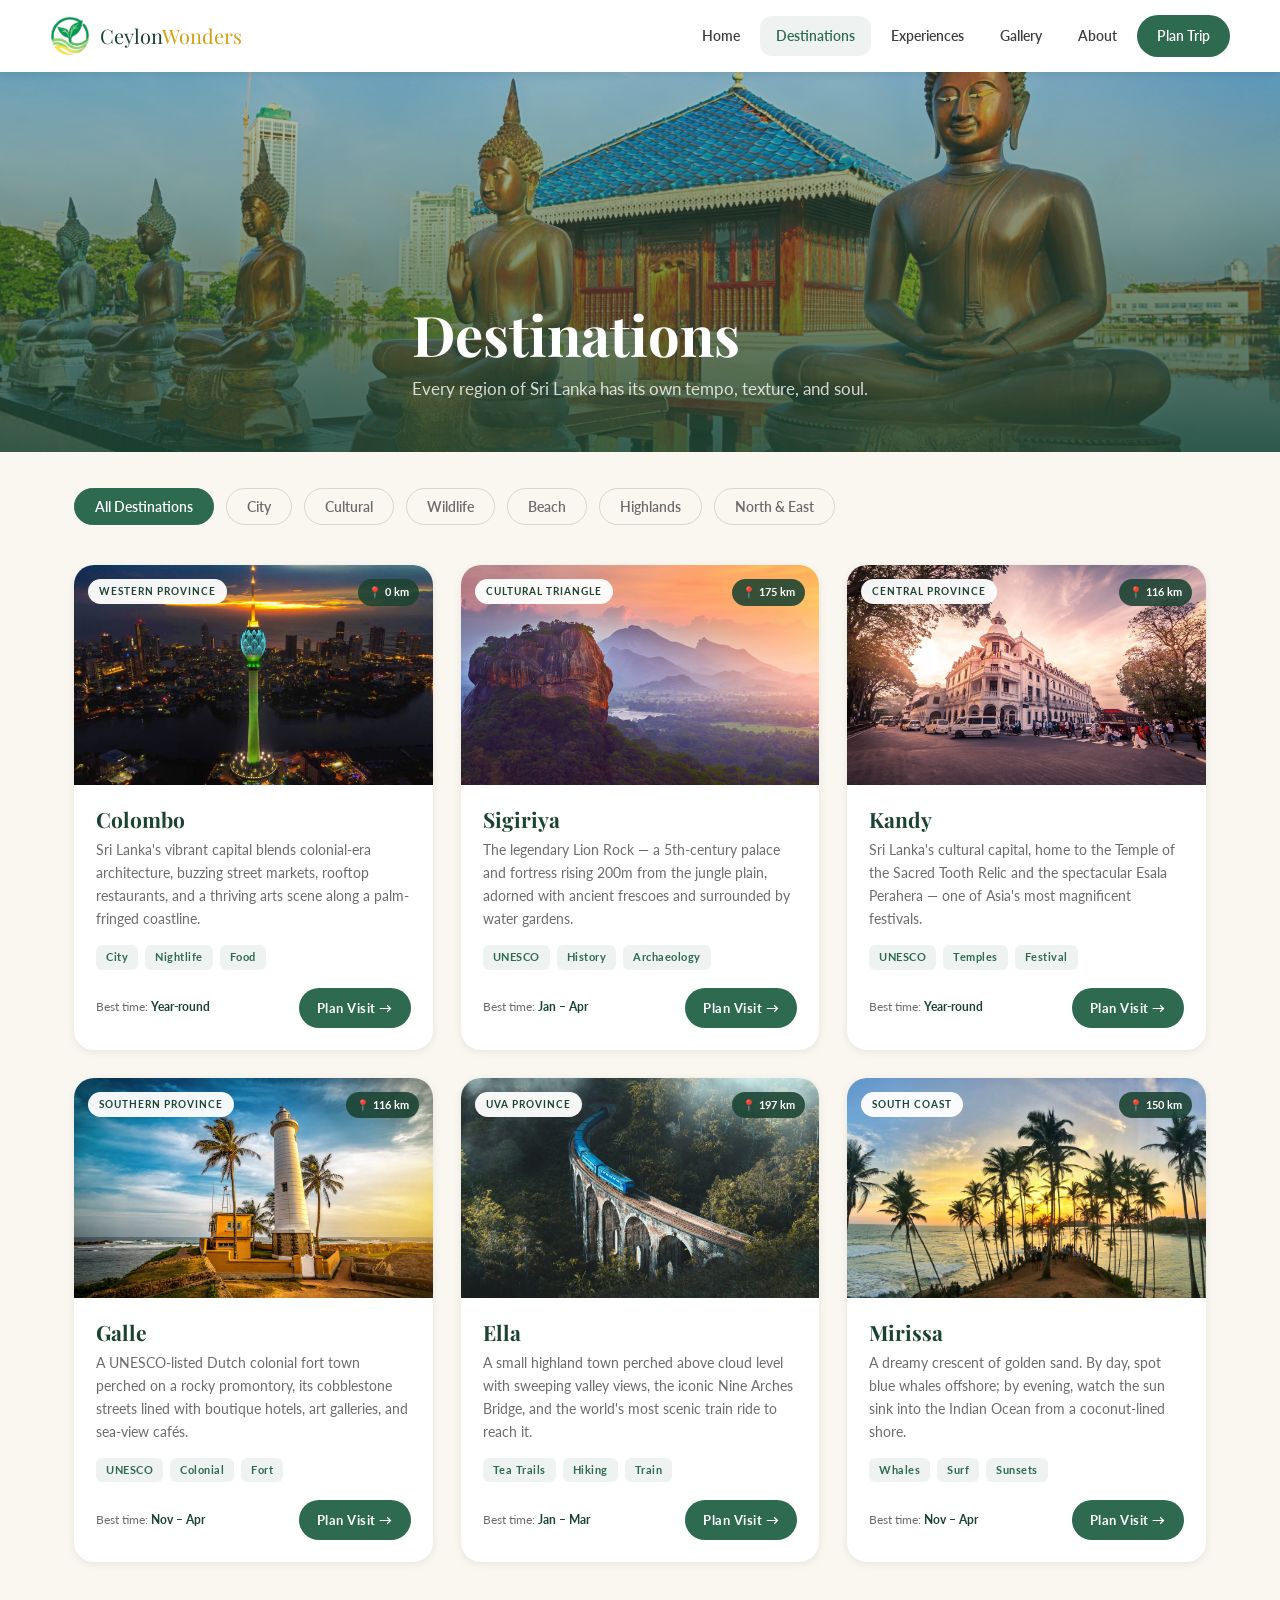
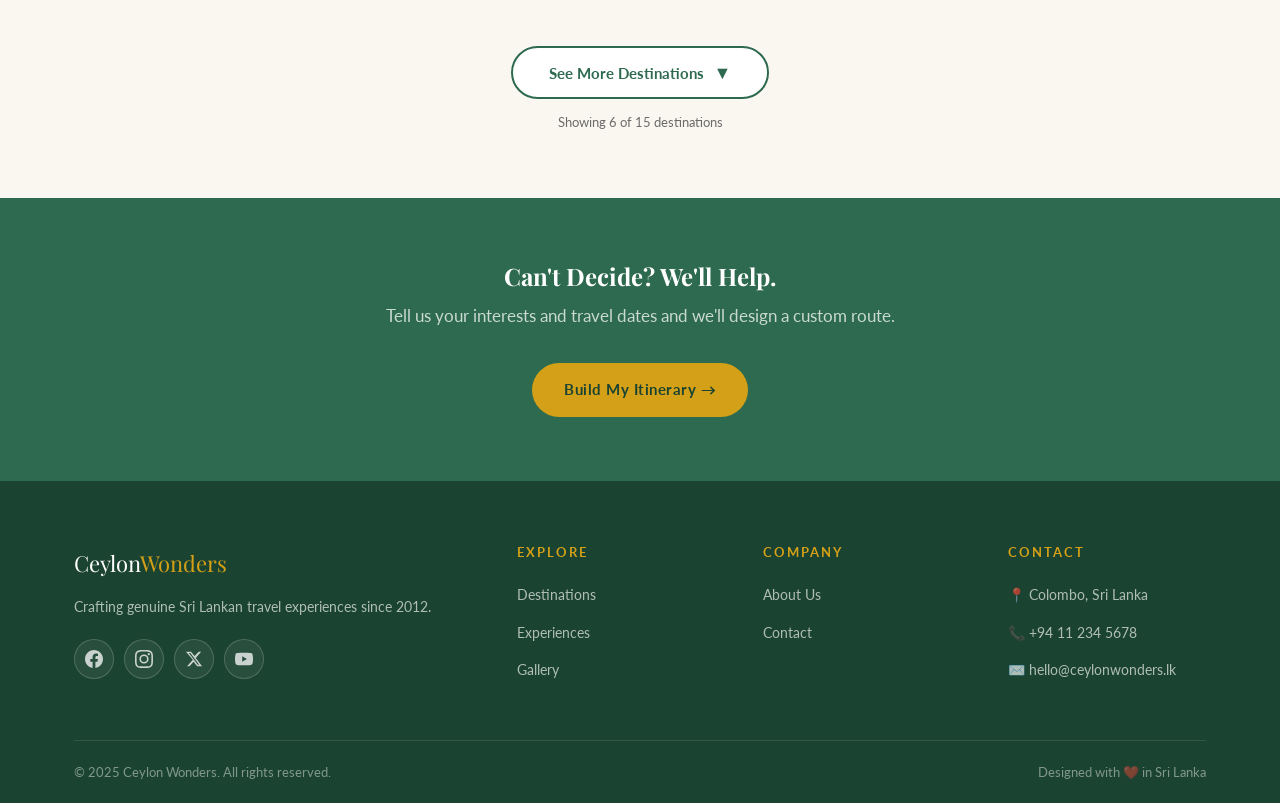
<file: destinations.html>
<!DOCTYPE html>
<html lang="en">
<head>
  <meta charset="UTF-8" />
  <meta name="viewport" content="width=device-width, initial-scale=1.0" />
  <title>Destinations — Ceylon Wonders</title>
  <link rel="preconnect" href="https://fonts.googleapis.com" />
  <link href="https://fonts.googleapis.com/css2?family=Playfair+Display:ital,wght@0,400;0,700;1,400&family=Lato:wght@400;600;700&display=swap" rel="stylesheet" />
  <link rel="stylesheet" href="style.css" />
  <link rel="icon" type="image/png" sizes="32x32" href="images/favicon-32.png" />
  <link rel="icon" type="image/png" sizes="16x16" href="images/favicon-16.png" />
  <link rel="apple-touch-icon" href="images/favicon-192.png" />
  <style>
    .filter-bar { padding: 36px 0 0; }
    .filter-bar-inner { display: flex; align-items: center; gap: 12px; flex-wrap: wrap; }
    .filter-btn {
      padding: 9px 20px;
      border-radius: 100px;
      border: 1.5px solid #D9D5CC;
      background: transparent;
      font-size: 14px;
      font-weight: 600;
      font-family: 'Lato', sans-serif;
      color: var(--text-muted);
      cursor: pointer;
      transition: var(--transition);
    }
    .filter-btn:hover,
    .filter-btn.active { background: var(--green-mid); color: var(--white); border-color: var(--green-mid); }

    .destinations-section { padding: 40px 0 48px; }
    .dest-grid { display: grid; grid-template-columns: repeat(3, 1fr); gap: 28px; }

    .dest-full-card {
      background: var(--white);
      border-radius: var(--radius-lg);
      overflow: hidden;
      box-shadow: var(--shadow-sm);
      transition: var(--transition);
    }
    .dest-full-card:hover { transform: translateY(-6px); box-shadow: var(--shadow-lg); }
    .dest-full-card .card-img { height: 220px; position: relative; overflow: hidden; }
    .dest-full-card .card-img img { height: 100%; width: 100%; object-fit: cover; transition: transform 0.5s ease; }
    .dest-full-card:hover .card-img img { transform: scale(1.06); }
    .dest-full-card .card-img .region-badge {
      position: absolute;
      top: 14px; left: 14px;
      background: rgba(255,255,255,0.95);
      color: var(--green-dark);
      font-size: 10px;
      font-weight: 700;
      letter-spacing: 1px;
      text-transform: uppercase;
      padding: 4px 11px;
      border-radius: 100px;
    }
    .dest-full-card .card-img .dist-badge {
      position: absolute;
      top: 14px; right: 14px;
      background: rgba(27,67,50,0.88);
      color: var(--white);
      font-size: 11px;
      font-weight: 700;
      padding: 4px 10px;
      border-radius: 100px;
      display: flex;
      align-items: center;
      gap: 4px;
    }
    .dest-info { padding: 22px; }
    .dest-info h3 { font-size: 21px; color: var(--green-dark); margin-bottom: 7px; }
    .dest-info p { font-size: 13.5px; color: var(--text-muted); line-height: 1.7; margin-bottom: 14px; }
    .dest-tags { display: flex; gap: 7px; flex-wrap: wrap; margin-bottom: 18px; }
    .dest-tag { background: rgba(45,106,79,0.08); color: var(--green-mid); font-size: 11px; font-weight: 700; padding: 3px 10px; border-radius: var(--radius-sm); letter-spacing: 0.5px; }
    .dest-footer { display: flex; align-items: center; justify-content: space-between; }
    .dest-footer .best-time { font-size: 12px; color: var(--text-muted); }
    .dest-footer .best-time strong { color: var(--green-dark); }

    /* hidden-card class removed — JS controls visibility entirely */

    /* see more / less bar */
    .see-more-wrap {
      text-align: center;
      padding: 36px 0 64px;
    }
    .see-more-btn {
      display: inline-flex;
      align-items: center;
      gap: 10px;
      background: var(--white);
      color: var(--green-mid);
      border: 2px solid var(--green-mid);
      padding: 13px 36px;
      border-radius: 100px;
      font-size: 15px;
      font-weight: 700;
      font-family: 'Lato', sans-serif;
      cursor: pointer;
      transition: var(--transition);
    }
    .see-more-btn:hover { background: var(--green-mid); color: var(--white); }
    .see-more-btn .arrow { font-size: 18px; transition: transform 0.3s ease; }
    .see-more-btn.open .arrow { transform: rotate(180deg); }

    .dest-count-label {
      display: block;
      font-size: 13px;
      color: var(--text-muted);
      margin-top: 12px;
    }

    @media (max-width: 900px) { .dest-grid { grid-template-columns: 1fr 1fr; } }
    @media (max-width: 640px) { .dest-grid { grid-template-columns: 1fr; } }
  </style>
</head>
<body>

  <nav class="navbar scrolled" id="navbar">
    <div class="nav-inner">
      <a href="index.html" class="nav-logo">
	  <div class="nav-logo-icon" style="background:none;border-radius:0;box-shadow:none;">
	   <img src="images/logo.png" alt="Ceylon Wonders logo" style="width:100%;height:100%;object-fit:contain;" />
       </div>
	  <span class="nav-logo-text">Ceylon<span>Wonders</span></span></a>
      <div class="nav-links">
        <a href="index.html">Home</a>
        <a href="destinations.html" class="active">Destinations</a>
        <a href="experiences.html">Experiences</a>
        <a href="gallery.html">Gallery</a>
        <a href="about.html">About</a>
        <a href="contact.html" class="nav-cta">Plan Trip</a>
      </div>
      <div class="nav-hamburger" id="hamburger"><span></span><span></span><span></span></div>
    </div>
    <div class="nav-mobile" id="nav-mobile">
      <a href="index.html">Home</a><a href="destinations.html">Destinations</a><a href="experiences.html">Experiences</a><a href="gallery.html">Gallery</a><a href="about.html">About</a><a href="contact.html">Plan Trip</a>
    </div>
  </nav>

  <div style="height:72px;"></div>

  <div class="page-hero">
    <div class="page-hero-bg" style="background-image:url('images/cfe4af68-11e4-4ef2-9815-f66ae16012e8.webp');"></div>
    <div class="page-hero-overlay"></div>
    <div class="container"><div class="page-hero-content"><h1>Destinations</h1><p>Every region of Sri Lanka has its own tempo, texture, and soul.</p></div></div>
  </div>

  <!-- FILTER -->
  <div class="filter-bar">
    <div class="container">
      <div class="filter-bar-inner">
        <button class="filter-btn active" data-filter="all">All Destinations</button>
        <button class="filter-btn" data-filter="city">City</button>
        <button class="filter-btn" data-filter="cultural">Cultural</button>
        <button class="filter-btn" data-filter="wildlife">Wildlife</button>
        <button class="filter-btn" data-filter="beach">Beach</button>
        <button class="filter-btn" data-filter="highlands">Highlands</button>
        <button class="filter-btn" data-filter="north">North & East</button>
      </div>
    </div>
  </div>

  <!-- DESTINATIONS GRID -->
  <section class="destinations-section">
    <div class="container">
      <div class="dest-grid" id="destGrid">

        <!-- 1. COLOMBO — 0 km -->
        <div class="dest-full-card" data-cat="city" data-index="1">
          <div class="card-img">
            <img src="images/istockphoto-2150515282-612x612.jpg" alt="Colombo"/>
            <span class="region-badge">Western Province</span>
            <span class="dist-badge">📍 0 km</span>
          </div>
          <div class="dest-info">
            <h3>Colombo</h3>
            <p>Sri Lanka's vibrant capital blends colonial-era architecture, buzzing street markets, rooftop restaurants, and a thriving arts scene along a palm-fringed coastline.</p>
            <div class="dest-tags"><span class="dest-tag">City</span><span class="dest-tag">Nightlife</span><span class="dest-tag">Food</span></div>
            <div class="dest-footer"><div class="best-time">Best time: <strong>Year-round</strong></div><a href="contact.html" class="btn-primary" style="padding:9px 18px;font-size:13px;">Plan Visit →</a></div>
          </div>
        </div>

        <!-- 2. SIGIRIYA — 175 km -->
        <div class="dest-full-card" data-cat="cultural" data-index="2">
          <div class="card-img">
            <img src="images/360_F_322535378_f2I0DBWZpMIUz6DQdFGzBgasc9uE3CKY.jpg" alt="Sigiriya"/>
            <span class="region-badge">Cultural Triangle</span>
            <span class="dist-badge">📍 175 km</span>
          </div>
          <div class="dest-info">
            <h3>Sigiriya</h3>
            <p>The legendary Lion Rock — a 5th-century palace and fortress rising 200m from the jungle plain, adorned with ancient frescoes and surrounded by water gardens.</p>
            <div class="dest-tags"><span class="dest-tag">UNESCO</span><span class="dest-tag">History</span><span class="dest-tag">Archaeology</span></div>
            <div class="dest-footer"><div class="best-time">Best time: <strong>Jan – Apr</strong></div><a href="contact.html" class="btn-primary" style="padding:9px 18px;font-size:13px;">Plan Visit →</a></div>
          </div>
        </div>

        <!-- 3. KANDY — 116 km -->
        <div class="dest-full-card" data-cat="cultural" data-index="3">
          <div class="card-img">
            <img src="images/Queen_s_Hotel_Kandy_5f7dfa59b5-scaled.jpg" alt="Kandy"/>
            <span class="region-badge">Central Province</span>
            <span class="dist-badge">📍 116 km</span>
          </div>
          <div class="dest-info">
            <h3>Kandy</h3>
            <p>Sri Lanka's cultural capital, home to the Temple of the Sacred Tooth Relic and the spectacular Esala Perahera — one of Asia's most magnificent festivals.</p>
            <div class="dest-tags"><span class="dest-tag">UNESCO</span><span class="dest-tag">Temples</span><span class="dest-tag">Festival</span></div>
            <div class="dest-footer"><div class="best-time">Best time: <strong>Year-round</strong></div><a href="contact.html" class="btn-primary" style="padding:9px 18px;font-size:13px;">Plan Visit →</a></div>
          </div>
        </div>

        <!-- 4. GALLE — 116 km -->
        <div class="dest-full-card" data-cat="cultural" data-index="4">
          <div class="card-img">
            <img src="images/istockphoto-1809403899-612x612.jpg" alt="Galle"/>
            <span class="region-badge">Southern Province</span>
            <span class="dist-badge">📍 116 km</span>
          </div>
          <div class="dest-info">
            <h3>Galle</h3>
            <p>A UNESCO-listed Dutch colonial fort town perched on a rocky promontory, its cobblestone streets lined with boutique hotels, art galleries, and sea-view cafés.</p>
            <div class="dest-tags"><span class="dest-tag">UNESCO</span><span class="dest-tag">Colonial</span><span class="dest-tag">Fort</span></div>
            <div class="dest-footer"><div class="best-time">Best time: <strong>Nov – Apr</strong></div><a href="contact.html" class="btn-primary" style="padding:9px 18px;font-size:13px;">Plan Visit →</a></div>
          </div>
        </div>

        <!-- 5. ELLA — 197 km -->
        <div class="dest-full-card" data-cat="highlands" data-index="5">
          <div class="card-img">
            <img src="images/demodara-nine-arch-bridge-ella-sri-lanka-scaled-1_77c0b1eb-4170-472a-b6df-950903726734.jpg" alt="Ella"/>
            <span class="region-badge">Uva Province</span>
            <span class="dist-badge">📍 197 km</span>
          </div>
          <div class="dest-info">
            <h3>Ella</h3>
            <p>A small highland town perched above cloud level with sweeping valley views, the iconic Nine Arches Bridge, and the world's most scenic train ride to reach it.</p>
            <div class="dest-tags"><span class="dest-tag">Tea Trails</span><span class="dest-tag">Hiking</span><span class="dest-tag">Train</span></div>
            <div class="dest-footer"><div class="best-time">Best time: <strong>Jan – Mar</strong></div><a href="contact.html" class="btn-primary" style="padding:9px 18px;font-size:13px;">Plan Visit →</a></div>
          </div>
        </div>

        <!-- 6. MIRISSA — 150 km -->
        <div class="dest-full-card" data-cat="beach" data-index="6">
          <div class="card-img">
            <img src="images/coco.jpg" alt="Mirissa"/>
            <span class="region-badge">South Coast</span>
            <span class="dist-badge">📍 150 km</span>
          </div>
          <div class="dest-info">
            <h3>Mirissa</h3>
            <p>A dreamy crescent of golden sand. By day, spot blue whales offshore; by evening, watch the sun sink into the Indian Ocean from a coconut-lined shore.</p>
            <div class="dest-tags"><span class="dest-tag">Whales</span><span class="dest-tag">Surf</span><span class="dest-tag">Sunsets</span></div>
            <div class="dest-footer"><div class="best-time">Best time: <strong>Nov – Apr</strong></div><a href="contact.html" class="btn-primary" style="padding:9px 18px;font-size:13px;">Plan Visit →</a></div>
          </div>
        </div>

        <!-- 7. POLONNARUWA — 216 km  [hidden by default] -->
        <div class="dest-full-card hidden-card" data-cat="cultural" data-index="7">
          <div class="card-img">
            <img src="images/sacred-quadrangle-at-polonnaruwa-ancient-city-pulathisipura-and-vijayarajapura-in-sri-lanka-photo.jpg" alt="Polonnaruwa"/>
            <span class="region-badge">Cultural Triangle</span>
            <span class="dist-badge">📍 216 km</span>
          </div>
          <div class="dest-info">
            <h3>Polonnaruwa</h3>
            <p>A medieval royal capital spread across the plains — colossal Buddha statues, intact palaces, and vast irrigation tanks that still water the land today.</p>
            <div class="dest-tags"><span class="dest-tag">UNESCO</span><span class="dest-tag">Ruins</span><span class="dest-tag">Cycling</span></div>
            <div class="dest-footer"><div class="best-time">Best time: <strong>May – Sep</strong></div><a href="contact.html" class="btn-primary" style="padding:9px 18px;font-size:13px;">Plan Visit →</a></div>
          </div>
        </div>

        <!-- 8. YALA — 300 km  [hidden] -->
        <div class="dest-full-card hidden-card" data-cat="wildlife" data-index="8">
          <div class="card-img">
            <img src="images/yala-leopard.webp" alt="Yala"/>
            <span class="region-badge">Southern Province</span>
            <span class="dist-badge">📍 300 km</span>
          </div>
          <div class="dest-info">
            <h3>Yala National Park</h3>
            <p>Home to the world's densest wild leopard population. Also elephants, sloth bears, crocodiles, and over 200 bird species in stunning dry-zone terrain.</p>
            <div class="dest-tags"><span class="dest-tag">Safari</span><span class="dest-tag">Leopards</span><span class="dest-tag">Birdwatching</span></div>
            <div class="dest-footer"><div class="best-time">Best time: <strong>Feb – Jul</strong></div><a href="contact.html" class="btn-primary" style="padding:9px 18px;font-size:13px;">Plan Visit →</a></div>
          </div>
        </div>

        <!-- 9. UDAWALAWE — 165 km  [hidden] -->
        <div class="dest-full-card hidden-card" data-cat="wildlife" data-index="9">
          <div class="card-img">
            <img src="images/udawalawe-national-park.jpg" alt="Udawalawe"/>
            <span class="region-badge">Sabaragamuwa</span>
            <span class="dist-badge">📍 165 km</span>
          </div>
          <div class="dest-info">
            <h3>Udawalawe</h3>
            <p>The best place in Sri Lanka to see large herds of wild elephants — up to 600 individuals roam this 30,000-hectare park around a vast reservoir.</p>
            <div class="dest-tags"><span class="dest-tag">Elephants</span><span class="dest-tag">Safari</span><span class="dest-tag">Family</span></div>
            <div class="dest-footer"><div class="best-time">Best time: <strong>Year-round</strong></div><a href="contact.html" class="btn-primary" style="padding:9px 18px;font-size:13px;">Plan Visit →</a></div>
          </div>
        </div>

        <!-- 10. TRINCOMALEE — 257 km  [hidden] -->
        <div class="dest-full-card hidden-card" data-cat="beach" data-index="10">
          <div class="card-img">
            <img src="images/01.jpg" alt="Trincomalee"/>
            <span class="region-badge">East Coast</span>
            <span class="dist-badge">📍 257 km</span>
          </div>
          <div class="dest-info">
            <h3>Trincomalee</h3>
            <p>Crystal-clear lagoons, deserted white-sand bays, and some of Asia's best snorkelling and diving in the warm waters of Pigeon Island Marine National Park.</p>
            <div class="dest-tags"><span class="dest-tag">Diving</span><span class="dest-tag">Snorkelling</span><span class="dest-tag">Beaches</span></div>
            <div class="dest-footer"><div class="best-time">Best time: <strong>May – Sep</strong></div><a href="contact.html" class="btn-primary" style="padding:9px 18px;font-size:13px;">Plan Visit →</a></div>
          </div>
        </div>

        <!-- 11. ADAM'S PEAK — 102 km  [hidden] -->
        <div class="dest-full-card hidden-card" data-cat="highlands" data-index="11">
          <div class="card-img">
            <img src="images/climbing-adams-peak-bell-mountain.jpg" alt="Adam's Peak"/>
            <span class="region-badge">Sabaragamuwa</span>
            <span class="dist-badge">📍 102 km</span>
          </div>
          <div class="dest-info">
            <h3>Adam's Peak</h3>
            <p>Sri Lanka's most sacred mountain, revered by Buddhists, Hindus, Muslims, and Christians alike. The pre-dawn pilgrimage to the summit is a deeply spiritual experience.</p>
            <div class="dest-tags"><span class="dest-tag">Pilgrimage</span><span class="dest-tag">Trekking</span><span class="dest-tag">Sunrise</span></div>
            <div class="dest-footer"><div class="best-time">Best time: <strong>Dec – May</strong></div><a href="contact.html" class="btn-primary" style="padding:9px 18px;font-size:13px;">Plan Visit →</a></div>
          </div>
        </div>

        <!-- 12. LIPTON'S SEAT (Haputale) — 186 km  [hidden] -->
        <div class="dest-full-card hidden-card" data-cat="highlands" data-index="12">
          <div class="card-img">
            <img src="images/e2.jpg" alt="Lipton's Seat, Haputale"/>
            <span class="region-badge">Uva Province</span>
            <span class="dist-badge">📍 186 km</span>
          </div>
          <div class="dest-info">
            <h3>Lipton's Seat, Haputale</h3>
            <p>Perched at 1,970m, this legendary viewpoint — favoured by Sir Thomas Lipton himself — offers a 270° panorama over rolling tea estates, valleys, and on a clear day, both coasts of Sri Lanka.</p>
            <div class="dest-tags"><span class="dest-tag">Tea Country</span><span class="dest-tag">Viewpoint</span><span class="dest-tag">Hiking</span></div>
            <div class="dest-footer"><div class="best-time">Best time: <strong>Jan – Apr</strong></div><a href="contact.html" class="btn-primary" style="padding:9px 18px;font-size:13px;">Plan Visit →</a></div>
          </div>
        </div>

        <!-- 13. KNUCKLES MOUNTAIN RANGE — 120 km  [hidden] -->
        <div class="dest-full-card hidden-card" data-cat="highlands" data-index="13">
          <div class="card-img">
            <img src="images/knuckles-mountain-range-001-1.avif" alt="Knuckles Mountain Range"/>
            <span class="region-badge">Central Province</span>
            <span class="dist-badge">📍 120 km</span>
          </div>
          <div class="dest-info">
            <h3>Knuckles Mountain Range</h3>
            <p>A UNESCO World Heritage wilderness of jagged cloud-capped peaks, misty waterfalls, and rare endemic wildlife — one of Sri Lanka's last true frontiers for trekkers and naturalists.</p>
            <div class="dest-tags"><span class="dest-tag">UNESCO</span><span class="dest-tag">Trekking</span><span class="dest-tag">Wildlife</span></div>
            <div class="dest-footer"><div class="best-time">Best time: <strong>Feb – May</strong></div><a href="contact.html" class="btn-primary" style="padding:9px 18px;font-size:13px;">Plan Visit →</a></div>
          </div>
        </div>

        <!-- 14. UPPER DIYALUMA FALLS — 195 km  [hidden] -->
        <div class="dest-full-card hidden-card" data-cat="highlands" data-index="14">
          <div class="card-img">
            <img src="images/29.jpg" alt="Upper Diyaluma Falls"/>
            <span class="region-badge">Uva Province</span>
            <span class="dist-badge">📍 195 km</span>
          </div>
          <div class="dest-info">
            <h3>Upper Diyaluma Falls</h3>
            <p>Sri Lanka's second highest waterfall at 171m, with a series of stunning natural infinity pools at the top that cascade down through lush jungle. A hidden gem worth every step of the climb.</p>
            <div class="dest-tags"><span class="dest-tag">Waterfall</span><span class="dest-tag">Natural Pools</span><span class="dest-tag">Hiking</span></div>
            <div class="dest-footer"><div class="best-time">Best time: <strong>Oct – Jan</strong></div><a href="contact.html" class="btn-primary" style="padding:9px 18px;font-size:13px;">Plan Visit →</a></div>
          </div>
        </div>

        <!-- 15. JAFFNA — 400 km  [hidden] -->
        <div class="dest-full-card hidden-card" data-cat="north" data-index="15">
          <div class="card-img">
            <img src="images/Jaffna-Fort-Sri-Lanka.jpg" alt="Jaffna"/>
            <span class="region-badge">Northern Province</span>
            <span class="dist-badge">📍 400 km</span>
          </div>
          <div class="dest-info">
            <h3>Jaffna</h3>
            <p>Sri Lanka's northern heart — a city of Tamil heritage, vivid Hindu temples, Dutch colonial forts, and a distinctive cuisine flavoured with palmyra and fresh seafood.</p>
            <div class="dest-tags"><span class="dest-tag">Heritage</span><span class="dest-tag">Temples</span><span class="dest-tag">Cuisine</span></div>
            <div class="dest-footer"><div class="best-time">Best time: <strong>May – Sep</strong></div><a href="contact.html" class="btn-primary" style="padding:9px 18px;font-size:13px;">Plan Visit →</a></div>
          </div>
        </div>

      </div><!-- /.dest-grid -->
    </div>
  </section>

  <!-- SEE MORE / LESS -->
  <div class="see-more-wrap" id="seeMoreWrap">
    <button class="see-more-btn" id="seeMoreBtn">
      <span id="seeMoreText">See More Destinations</span>
      <span class="arrow" id="seeMoreArrow">▼</span>
    </button>
    <span class="dest-count-label" id="countLabel">Showing 6 of 15 destinations</span>
  </div>

  <section style="background:var(--green-mid); padding:64px 0; text-align:center;">
    <div class="container">
      <h2 style="color:var(--white); margin-bottom:12px;">Can't Decide? We'll Help.</h2>
      <p style="color:rgba(255,255,255,0.75); font-size:17px; margin-bottom:32px;">Tell us your interests and travel dates and we'll design a custom route.</p>
      <a href="contact.html" class="btn-primary" style="background:var(--gold); color:var(--green-dark);">Build My Itinerary →</a>
    </div>
  </section>

  <footer>
    <div class="container">
      <div class="footer-grid">
        <div class="footer-brand">
          <span class="nav-logo-text">Ceylon<span style="color:var(--gold)">Wonders</span></span>
          <p>Crafting genuine Sri Lankan travel experiences since 2012.</p>
          <div class="footer-social">
            <a href="#" class="fb" aria-label="Facebook">
              <svg viewBox="0 0 24 24" xmlns="http://www.w3.org/2000/svg"><path d="M24 12.073C24 5.405 18.627 0 12 0S0 5.405 0 12.073C0 18.1 4.388 23.094 10.125 24v-8.437H7.078v-3.49h3.047V9.41c0-3.025 1.792-4.697 4.533-4.697 1.312 0 2.686.236 2.686.236v2.97h-1.513c-1.491 0-1.956.93-1.956 1.886v2.268h3.328l-.532 3.49h-2.796V24C19.612 23.094 24 18.1 24 12.073z"/></svg>
            </a>
            <a href="#" class="ig" aria-label="Instagram">
              <svg viewBox="0 0 24 24" xmlns="http://www.w3.org/2000/svg"><path d="M12 2.163c3.204 0 3.584.012 4.85.07 3.252.148 4.771 1.691 4.919 4.919.058 1.265.069 1.645.069 4.849 0 3.205-.012 3.584-.069 4.849-.149 3.225-1.664 4.771-4.919 4.919-1.266.058-1.644.07-4.85.07-3.204 0-3.584-.012-4.849-.07-3.26-.149-4.771-1.699-4.919-4.92-.058-1.265-.07-1.644-.07-4.849 0-3.204.013-3.583.07-4.849.149-3.227 1.664-4.771 4.919-4.919 1.266-.057 1.645-.069 4.849-.069zM12 0C8.741 0 8.333.014 7.053.072 2.695.272.273 2.69.073 7.052.014 8.333 0 8.741 0 12c0 3.259.014 3.668.072 4.948.2 4.358 2.618 6.78 6.98 6.98C8.333 23.986 8.741 24 12 24c3.259 0 3.668-.014 4.948-.072 4.354-.2 6.782-2.618 6.979-6.98.059-1.28.073-1.689.073-4.948 0-3.259-.014-3.667-.072-4.947-.196-4.354-2.617-6.78-6.979-6.98C15.668.014 15.259 0 12 0zm0 5.838a6.162 6.162 0 100 12.324 6.162 6.162 0 000-12.324zM12 16a4 4 0 110-8 4 4 0 010 8zm6.406-11.845a1.44 1.44 0 100 2.881 1.44 1.44 0 000-2.881z"/></svg>
            </a>
            <a href="#" class="tw" aria-label="X (Twitter)">
              <svg viewBox="0 0 24 24" xmlns="http://www.w3.org/2000/svg"><path d="M18.244 2.25h3.308l-7.227 8.26 8.502 11.24H16.17l-4.714-6.231-5.401 6.231H2.746l7.73-8.835L1.254 2.25H8.08l4.713 5.894 5.45-5.894zm-1.161 17.52h1.833L7.084 4.126H5.117z"/></svg>
            </a>
            <a href="#" class="yt" aria-label="YouTube">
              <svg viewBox="0 0 24 24" xmlns="http://www.w3.org/2000/svg"><path d="M23.495 6.205a3.007 3.007 0 00-2.088-2.088c-1.87-.501-9.396-.501-9.396-.501s-7.507-.01-9.396.501A3.007 3.007 0 00.527 6.205a31.247 31.247 0 00-.522 5.805 31.247 31.247 0 00.522 5.783 3.007 3.007 0 002.088 2.088c1.868.502 9.396.502 9.396.502s7.506 0 9.396-.502a3.007 3.007 0 002.088-2.088 31.247 31.247 0 00.5-5.783 31.247 31.247 0 00-.5-5.805zM9.609 15.601V8.408l6.264 3.602z"/></svg>
            </a>
          </div>
        </div>
        <div class="footer-col"><h4>Explore</h4><ul><li><a href="destinations.html">Destinations</a></li><li><a href="experiences.html">Experiences</a></li><li><a href="gallery.html">Gallery</a></li></ul></div>
        <div class="footer-col"><h4>Company</h4><ul><li><a href="about.html">About Us</a></li><li><a href="contact.html">Contact</a></li></ul></div>
        <div class="footer-col"><h4>Contact</h4><ul><li><a href="#">📍 Colombo, Sri Lanka</a></li><li><a href="#">📞 +94 11 234 5678</a></li><li><a href="#">✉️ hello@ceylonwonders.lk</a></li></ul></div>
      </div>
      <div class="footer-bottom"><span>© 2025 Ceylon Wonders. All rights reserved.</span><span>Designed with ❤️ in Sri Lanka</span></div>
    </div>
  </footer>

  <script>
    /* ── Navbar hamburger ── */
    document.getElementById('hamburger').addEventListener('click', function() {
      document.getElementById('nav-mobile').classList.toggle('open');
    });

    /* ── Config ── */
    var INITIAL_SHOW = 6;
    var expanded = false;
    var currentFilter = 'all';

    var allCards = Array.from(document.querySelectorAll('.dest-full-card'));

    /* ── Core render function ── */
    function render() {
      // get cards matching current filter
      var matched = allCards.filter(function(card) {
        return currentFilter === 'all' || card.getAttribute('data-cat') === currentFilter;
      });

      var total = matched.length;

      // show/hide each card
      allCards.forEach(function(card) {
        card.style.display = 'none';
      });

      var limit = expanded ? total : Math.min(INITIAL_SHOW, total);
      for (var i = 0; i < limit; i++) {
        matched[i].style.display = 'block';
      }

      // update button + label
      var wrap  = document.getElementById('seeMoreWrap');
      var label = document.getElementById('countLabel');
      var btnText = document.getElementById('seeMoreText');
      var btnEl   = document.getElementById('seeMoreBtn');

      if (total <= INITIAL_SHOW) {
        wrap.style.display = 'none';
      } else {
        wrap.style.display = 'block';
        label.textContent = 'Showing ' + limit + ' of ' + total + ' destinations';
        if (expanded) {
          btnText.textContent = 'Show Less';
          btnEl.classList.add('open');
        } else {
          btnText.textContent = 'See More Destinations';
          btnEl.classList.remove('open');
        }
      }
    }

    /* ── Filter buttons ── */
    var filterBtns = document.querySelectorAll('.filter-btn');
    filterBtns.forEach(function(btn) {
      btn.addEventListener('click', function() {
        filterBtns.forEach(function(b) { b.classList.remove('active'); });
        btn.classList.add('active');
        currentFilter = btn.getAttribute('data-filter');
        expanded = false;
        render();
      });
    });

    /* ── See more / less button ── */
    document.getElementById('seeMoreBtn').addEventListener('click', function() {
      expanded = !expanded;
      render();
      if (!expanded) {
        document.getElementById('destGrid').scrollIntoView({ behavior: 'smooth', block: 'start' });
      }
    });

    /* ── Init on page load ── */
    render();
  </script>
</body>
</html>
</file>
<file: style.css>
/* ===== RESET & BASE ===== */
*, *::before, *::after { box-sizing: border-box; margin: 0; padding: 0; }

:root {
  --green-dark:   #1B4332;
  --green-mid:    #2D6A4F;
  --green-light:  #52B788;
  --gold:         #D4A017;
  --gold-light:   #F0C44A;
  --cream:        #FAF7F0;
  --cream-dark:   #F0EBE0;
  --brown:        #6B3A2A;
  --text-dark:    #1A1A1A;
  --text-mid:     #3D3D3D;
  --text-muted:   #6B6B6B;
  --white:        #FFFFFF;
  --shadow-sm:    0 2px 8px rgba(0,0,0,0.08);
  --shadow-md:    0 6px 24px rgba(0,0,0,0.12);
  --shadow-lg:    0 16px 48px rgba(0,0,0,0.16);
  --radius-sm:    6px;
  --radius-md:    12px;
  --radius-lg:    20px;
  --radius-xl:    32px;
  --transition:   all 0.3s ease;
}

html { scroll-behavior: smooth; }

body {
  font-family: 'Lato', sans-serif;
  color: var(--text-dark);
  background: var(--cream);
  line-height: 1.7;
  font-size: 16px;
}

img { display: block; width: 100%; object-fit: cover; }
a { text-decoration: none; color: inherit; }
ul { list-style: none; }

h1, h2, h3, h4 {
  font-family: 'Playfair Display', serif;
  line-height: 1.2;
}

/* ===== UTILITY ===== */
.container {
  max-width: 1180px;
  margin: 0 auto;
  padding: 0 24px;
}

.section-label {
  font-family: 'Lato', sans-serif;
  font-size: 12px;
  font-weight: 700;
  letter-spacing: 3px;
  text-transform: uppercase;
  color: var(--gold);
  display: block;
  margin-bottom: 12px;
}

.section-title {
  font-size: clamp(28px, 4vw, 44px);
  color: var(--green-dark);
  margin-bottom: 16px;
}

.section-subtitle {
  font-size: 17px;
  color: var(--text-muted);
  max-width: 560px;
  line-height: 1.8;
}

.btn-primary {
  display: inline-flex;
  align-items: center;
  gap: 8px;
  background: var(--green-mid);
  color: var(--white);
  padding: 14px 32px;
  border-radius: var(--radius-xl);
  font-weight: 700;
  font-size: 15px;
  letter-spacing: 0.5px;
  transition: var(--transition);
  border: none;
  cursor: pointer;
}
.btn-primary:hover { background: var(--green-dark); transform: translateY(-2px); box-shadow: var(--shadow-md); }

.btn-outline {
  display: inline-flex;
  align-items: center;
  gap: 8px;
  background: transparent;
  color: var(--green-mid);
  padding: 13px 32px;
  border-radius: var(--radius-xl);
  font-weight: 700;
  font-size: 15px;
  border: 2px solid var(--green-mid);
  transition: var(--transition);
  cursor: pointer;
}
.btn-outline:hover { background: var(--green-mid); color: var(--white); transform: translateY(-2px); }

/* ===== NAVBAR ===== */
.navbar {
  position: fixed;
  top: 0; left: 0; right: 0;
  z-index: 1000;
  padding: 0 24px;
  transition: var(--transition);
}
.navbar.scrolled {
  background: rgba(255,255,255,0.97);
  box-shadow: var(--shadow-sm);
  backdrop-filter: blur(12px);
}
.nav-inner {
  max-width: 1180px;
  margin: 0 auto;
  display: flex;
  align-items: center;
  justify-content: space-between;
  height: 72px;
}
.nav-logo {
  display: flex;
  align-items: center;
  gap: 10px;
}
.nav-logo-icon {
  width: 40px; height: 40px;
  background: var(--green-mid);
  border-radius: var(--radius-sm);
  display: flex; align-items: center; justify-content: center;
  font-size: 20px;
}
.nav-logo-text {
  font-family: 'Playfair Display', serif;
  font-size: 20px;
  color: var(--green-dark);
}
.nav-logo-text span { color: var(--gold); }

.nav-links {
  display: flex;
  align-items: center;
  gap: 4px;
}
.nav-links a {
  padding: 8px 16px;
  border-radius: var(--radius-md);
  font-size: 14px;
  font-weight: 600;
  color: var(--text-mid);
  transition: var(--transition);
}
.nav-links a:hover,
.nav-links a.active { color: var(--green-mid); background: rgba(45,106,79,0.08); }

.nav-cta {
  background: var(--green-mid);
  color: var(--white) !important;
  padding: 9px 20px !important;
  border-radius: var(--radius-xl) !important;
}
.nav-cta:hover { background: var(--green-dark) !important; color: var(--white) !important; }

.nav-hamburger {
  display: none;
  flex-direction: column;
  gap: 5px;
  cursor: pointer;
  padding: 8px;
}
.nav-hamburger span {
  display: block;
  width: 24px; height: 2px;
  background: var(--green-dark);
  border-radius: 2px;
  transition: var(--transition);
}
.nav-mobile {
  display: none;
  flex-direction: column;
  background: var(--white);
  padding: 16px 24px 24px;
  box-shadow: var(--shadow-md);
  gap: 4px;
}
.nav-mobile a {
  display: block;
  padding: 10px 12px;
  border-radius: var(--radius-sm);
  font-size: 15px;
  font-weight: 600;
  color: var(--text-mid);
  transition: var(--transition);
}
.nav-mobile a:hover { color: var(--green-mid); background: rgba(45,106,79,0.06); }
.nav-mobile.open { display: flex; }

/* ===== FOOTER ===== */
footer {
  background: var(--green-dark);
  color: rgba(255,255,255,0.85);
  padding: 64px 0 0;
}
.footer-grid {
  display: grid;
  grid-template-columns: 2fr 1fr 1fr 1fr;
  gap: 48px;
  margin-bottom: 48px;
}
.footer-brand .nav-logo-text { color: var(--white); font-size: 22px; margin-bottom: 12px; display: block; }
.footer-brand p { font-size: 14px; line-height: 1.8; color: rgba(255,255,255,0.65); margin-bottom: 20px; }
.footer-social { display: flex; gap: 10px; }
.footer-social a {
  width: 40px; height: 40px;
  border-radius: 50%;
  border: 1px solid rgba(255,255,255,0.18);
  background: rgba(255,255,255,0.06);
  display: flex; align-items: center; justify-content: center;
  transition: var(--transition);
  flex-shrink: 0;
}
.footer-social a svg {
  width: 18px; height: 18px;
  fill: rgba(255,255,255,0.75);
  transition: var(--transition);
}
.footer-social a:hover svg { fill: var(--white); }
.footer-social a.fb:hover  { background: #1877F2; border-color: #1877F2; }
.footer-social a.ig:hover  { background: radial-gradient(circle at 30% 107%, #fdf497 0%, #fdf497 5%, #fd5949 45%, #d6249f 60%, #285AEB 90%); border-color: #d6249f; }
.footer-social a.tw:hover  { background: #000000; border-color: #000000; }
.footer-social a.yt:hover  { background: #FF0000; border-color: #FF0000; }
.footer-col h4 { font-family: 'Lato', sans-serif; font-size: 13px; font-weight: 700; letter-spacing: 2px; text-transform: uppercase; color: var(--gold); margin-bottom: 20px; }
.footer-col ul li { margin-bottom: 10px; }
.footer-col ul li a { font-size: 14px; color: rgba(255,255,255,0.65); transition: var(--transition); }
.footer-col ul li a:hover { color: var(--white); }
.footer-bottom {
  border-top: 1px solid rgba(255,255,255,0.1);
  padding: 20px 0;
  display: flex;
  align-items: center;
  justify-content: space-between;
  font-size: 13px;
  color: rgba(255,255,255,0.45);
}

/* ===== PAGE HERO (inner pages) ===== */
.page-hero {
  height: 380px;
  position: relative;
  display: flex;
  align-items: flex-end;
  overflow: hidden;
}
.page-hero-bg {
  position: absolute;
  inset: 0;
  background-size: cover;
  background-position: center;
}
.page-hero-overlay {
  position: absolute;
  inset: 0;
  background: linear-gradient(to top, rgba(27,67,50,0.85) 0%, rgba(27,67,50,0.3) 100%);
}
.page-hero-content {
  position: relative;
  z-index: 2;
  padding: 48px 24px;
  max-width: 1180px;
  margin: 0 auto;
  width: 100%;
}
.page-hero-content h1 { font-size: clamp(32px, 5vw, 56px); color: var(--white); margin-bottom: 8px; }
.page-hero-content p { font-size: 17px; color: rgba(255,255,255,0.8); }

/* ===== CARDS ===== */
.card {
  background: var(--white);
  border-radius: var(--radius-lg);
  overflow: hidden;
  box-shadow: var(--shadow-sm);
  transition: var(--transition);
}
.card:hover { transform: translateY(-6px); box-shadow: var(--shadow-lg); }
.card-img { height: 220px; }
.card-body { padding: 24px; }
.card-tag {
  display: inline-block;
  background: rgba(45,106,79,0.1);
  color: var(--green-mid);
  font-size: 11px;
  font-weight: 700;
  letter-spacing: 1.5px;
  text-transform: uppercase;
  padding: 4px 10px;
  border-radius: var(--radius-sm);
  margin-bottom: 10px;
}
.card-body h3 { font-size: 20px; color: var(--green-dark); margin-bottom: 8px; }
.card-body p { font-size: 14px; color: var(--text-muted); line-height: 1.7; margin-bottom: 16px; }
.card-meta { display: flex; align-items: center; gap: 16px; font-size: 13px; color: var(--text-muted); }
.card-meta span { display: flex; align-items: center; gap: 4px; }

/* ===== RESPONSIVE ===== */
@media (max-width: 900px) {
  .footer-grid { grid-template-columns: 1fr 1fr; gap: 32px; }
}
@media (max-width: 640px) {
  .nav-links { display: none; }
  .nav-hamburger { display: flex; }
  .footer-grid { grid-template-columns: 1fr; gap: 28px; }
  .footer-bottom { flex-direction: column; gap: 8px; text-align: center; }
  .page-hero { height: 280px; }
}
</file>
